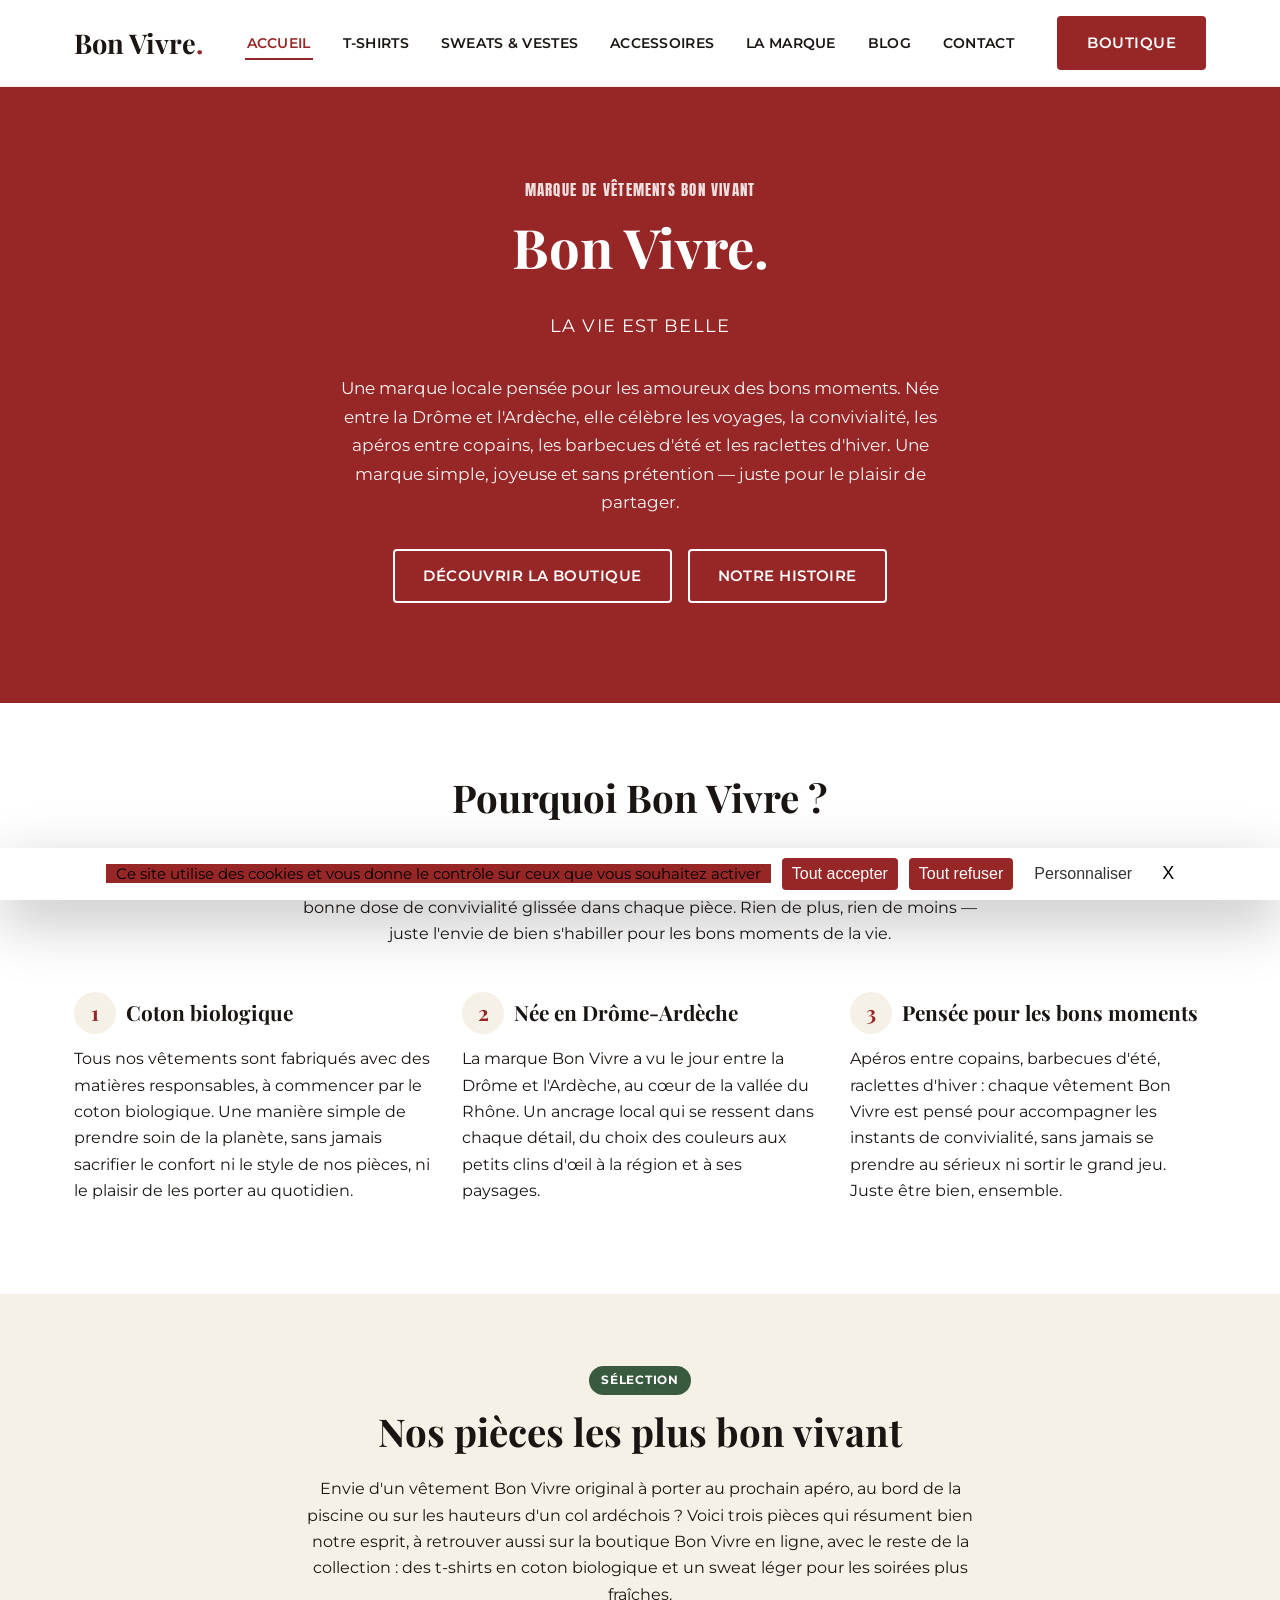
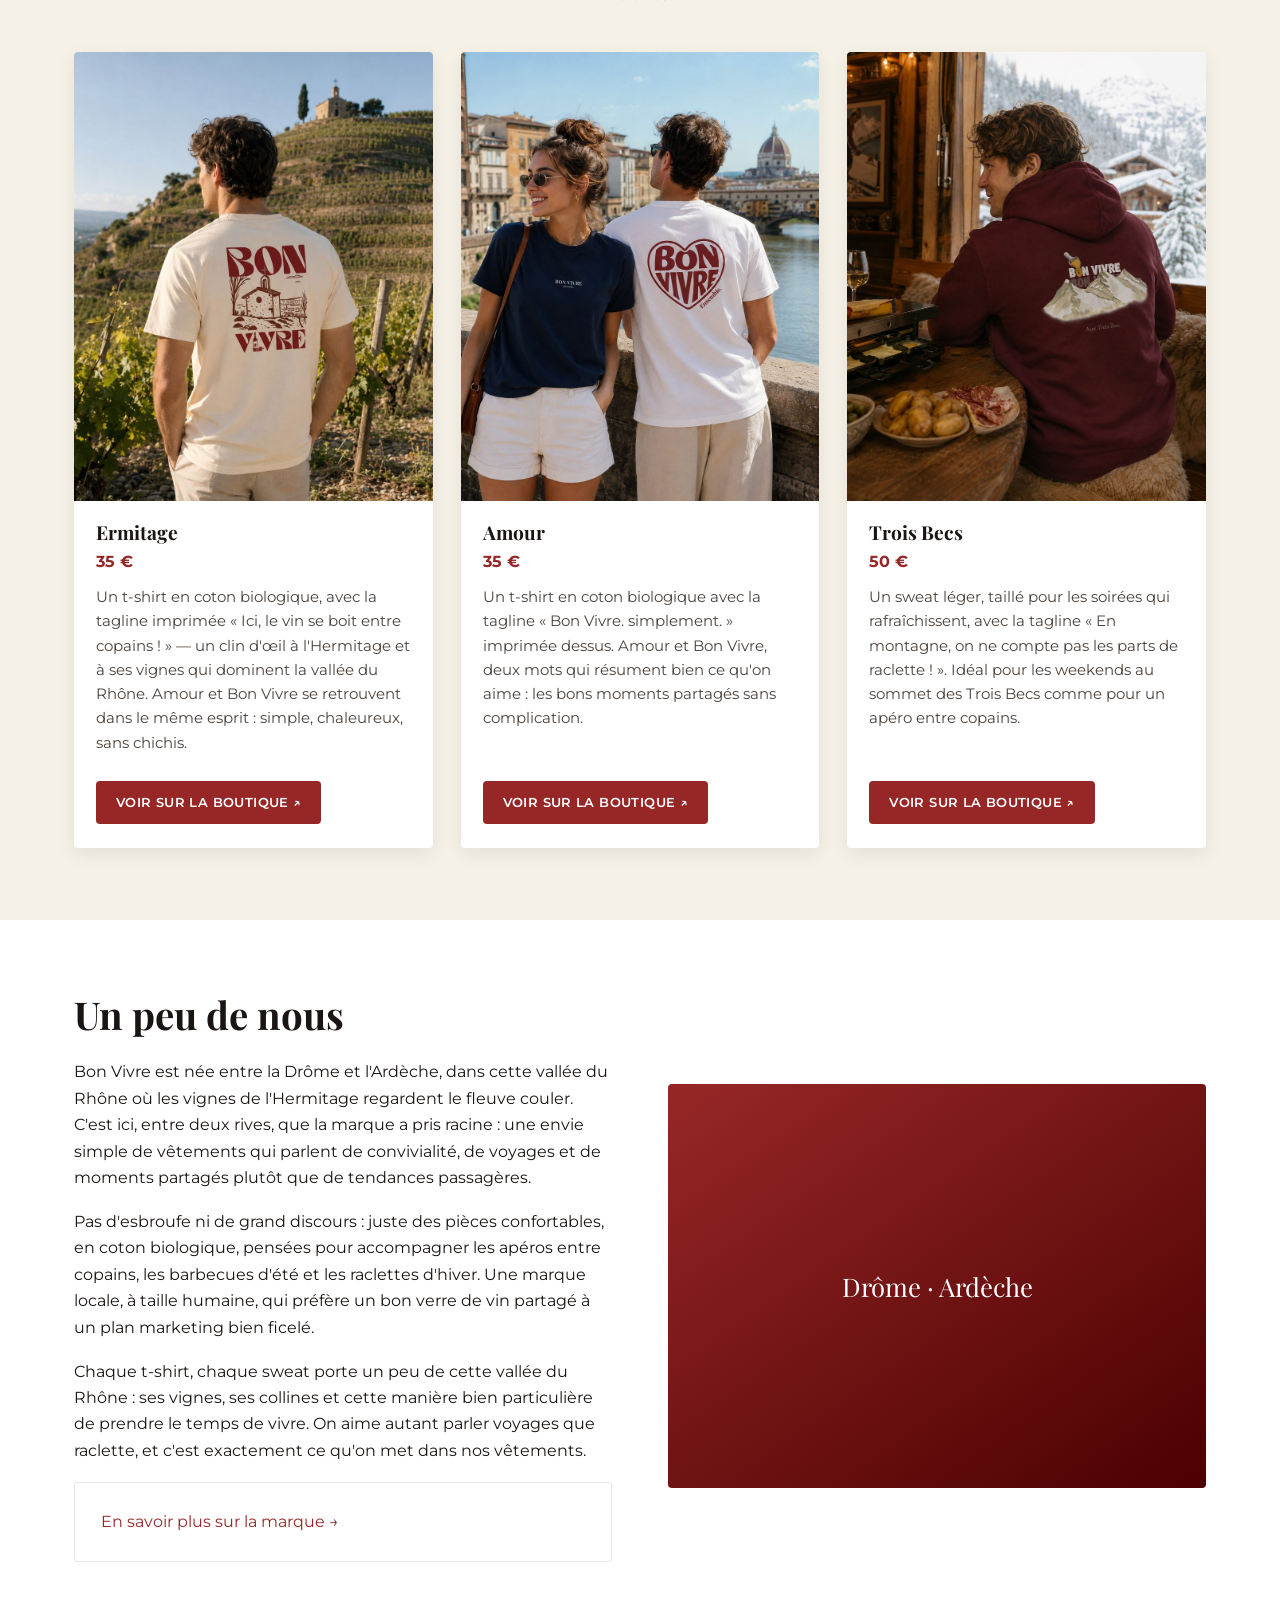
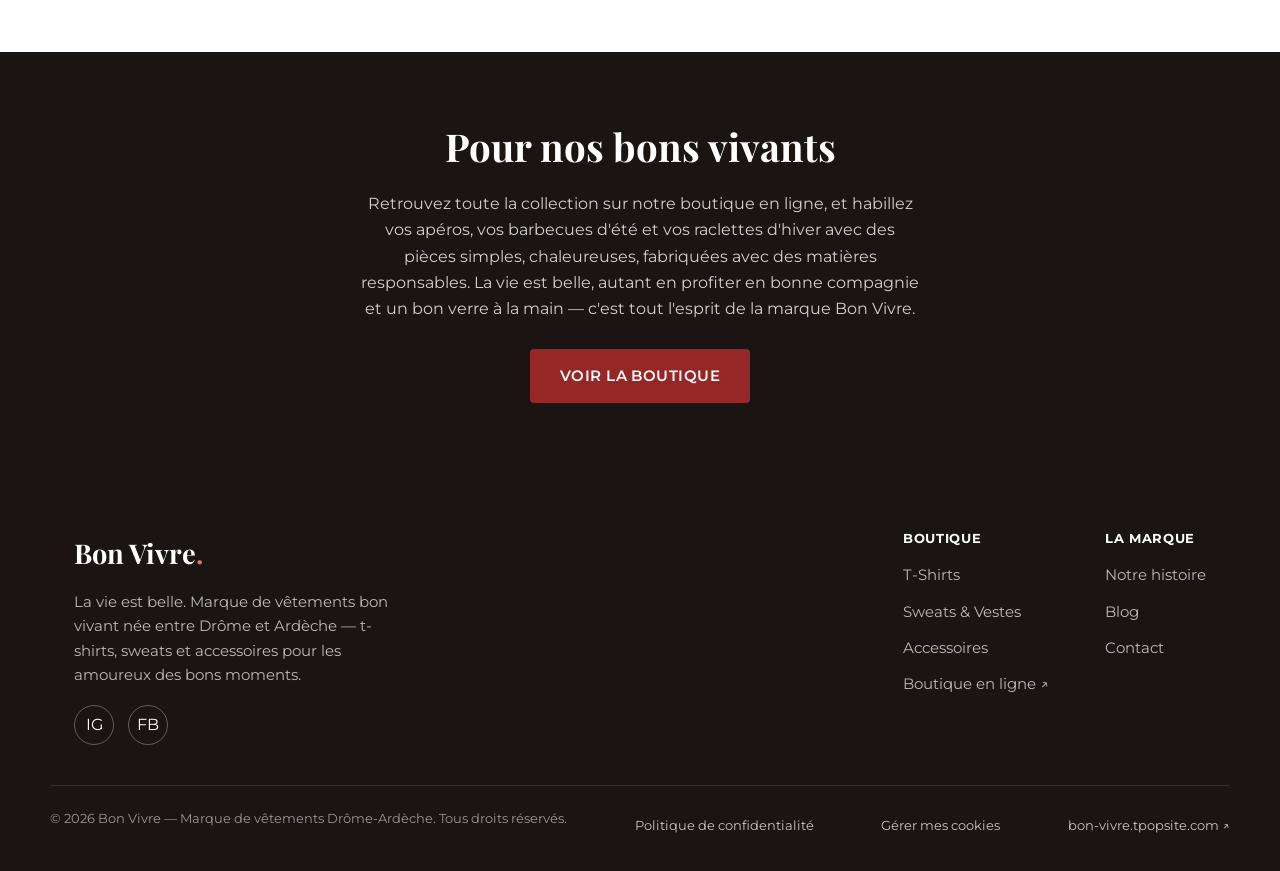
<file: index.html>
<!DOCTYPE html>
<html lang="fr">
<head>
<!-- Gestion du consentement (tarteaucitron) avant Google Tag Manager -->
<script>var tarteaucitronForceLanguage = 'fr';</script>
<script src="tarteaucitron/tarteaucitron.js"></script>
<script src="tarteaucitron/tarteaucitron.services.js"></script>
<script>
tarteaucitron.init({
    "hashtag": "#tarteaucitron",
    "cookieName": "tarteaucitron",
    "orientation": "bottom",
    "showAlertSmall": false,
    "cookieslist": true,
    "adblocker": false,
    "AcceptAllCta": true,
    "DenyAllCta": true,
    "highPrivacy": true,
    "handleBrowserDNTRequest": false,
    "removeCredit": true,
    "useExternalCss": false,
    "useExternalJs": false,
    "showIcon": true,
    "iconPosition": "BottomRight",
    "closePopup": true,
    "googleConsentMode": false
});
tarteaucitron.user.googletagmanagerId = 'GTM-PWZVBS6G';
(tarteaucitron.job = tarteaucitron.job || []).push('googletagmanager');
</script>
<!-- Fin gestion du consentement -->
<meta charset="UTF-8">
<meta name="viewport" content="width=device-width, initial-scale=1.0">
<title>Bon Vivre – Marque de Vêtements Drôme-Ardèche | Boutique</title>
<meta name="description" content="Bon Vivre, la marque de vêtements bon vivant née en Drôme-Ardèche. T-shirts, sweats et accessoires pour les apéros et barbecues entre copains.">
<meta name="robots" content="index, follow">
<link rel="canonical" href="https://bonvivre-original.fr/index.html">
<meta property="og:type" content="website">
<meta property="og:site_name" content="Bon Vivre">
<meta property="og:title" content="Bon Vivre – Marque de Vêtements Drôme-Ardèche">
<meta property="og:description" content="Bon Vivre, la marque de vêtements bon vivant née en Drôme-Ardèche. T-shirts, sweats et accessoires pour les apéros et barbecues entre copains.">
<meta property="og:url" content="https://bonvivre-original.fr/index.html">
<meta property="og:locale" content="fr_FR">
<meta name="twitter:card" content="summary">
<meta name="twitter:title" content="Bon Vivre – Marque de Vêtements Drôme-Ardèche">
<meta name="twitter:description" content="Bon Vivre, la marque de vêtements bon vivant née en Drôme-Ardèche. T-shirts, sweats et accessoires pour les apéros et barbecues entre copains.">
<link rel="icon" type="image/svg+xml" href="images/favicon.svg">
<link rel="icon" type="image/png" sizes="32x32" href="images/favicon-32.png">
<link rel="icon" type="image/png" sizes="16x16" href="images/favicon-16.png">
<link rel="shortcut icon" href="favicon.ico">
<link rel="apple-touch-icon" sizes="180x180" href="images/apple-touch-icon.png">
<link rel="preconnect" href="https://fonts.googleapis.com">
<link rel="preconnect" href="https://fonts.gstatic.com" crossorigin>
<link href="https://fonts.googleapis.com/css2?family=Playfair+Display:wght@400;700;900&family=Montserrat:wght@400;500;600;700&family=Anton&display=swap" rel="stylesheet">
<link rel="stylesheet" href="css/styles.css">
<meta name="theme-color" content="#972727">
<script type="application/ld+json">
{
  "@context": "https://schema.org",
  "@type": "Organization",
  "name": "Bon Vivre",
  "url": "https://bonvivre-original.fr/",
  "logo": "https://bonvivre-original.fr/images/favicon.svg",
  "description": "Bon Vivre est une marque locale de vêtements née entre la Drôme et l'Ardèche, pensée pour les amoureux des bons moments.",
  "sameAs": [
    "https://www.instagram.com/bonvivre.original/",
    "https://www.facebook.com/bonvivre.original/",
    "https://bon-vivre.tpopsite.com/"
  ]
}
</script>
<script type="application/ld+json">
{
  "@context": "https://schema.org",
  "@type": "WebSite",
  "name": "Bon Vivre",
  "url": "https://bonvivre-original.fr/"
}
</script>
</head>
<body>
<a href="#main" class="skip-link">Aller au contenu</a>
<header class="site-header">
  <div class="container header-inner">
    <a href="index.html" class="logo" aria-label="Bon Vivre – Retour à l'accueil">Bon Vivre<span class="logo-dot">.</span></a>
    <nav class="main-nav" aria-label="Navigation principale">
      <button class="nav-toggle" type="button" aria-expanded="false" aria-controls="primary-menu" aria-label="Ouvrir le menu">
        <span></span><span></span><span></span>
      </button>
      <ul id="primary-menu" class="nav-menu">
        <li><a href="index.html" class="active">Accueil</a></li>
        <li><a href="tshirts.html">T-Shirts</a></li>
        <li><a href="sweats-polaires.html">Sweats &amp; Vestes</a></li>
        <li><a href="accessoires.html">Accessoires</a></li>
        <li><a href="la-marque.html">La Marque</a></li>
        <li><a href="blog.html">Blog</a></li>
        <li><a href="contact.html">Contact</a></li>
      </ul>
    </nav>
    <div class="header-actions">
      <a href="https://bon-vivre.tpopsite.com/" class="btn btn-shop" target="_blank" rel="noopener">Boutique</a>
    </div>
  </div>
</header>

<main id="main">
<section class="hero"><div class="container">
<p class="hero-kicker">Marque de vêtements bon vivant</p>
<h1>Bon Vivre. <br><span class="hero-tagline">La vie est belle</span></h1>
<p class="lead">Une marque locale pensée pour les amoureux des bons moments. Née entre la Drôme et l'Ardèche, elle célèbre les voyages, la convivialité, les apéros entre copains, les barbecues d'été et les raclettes d'hiver. Une marque simple, joyeuse et sans prétention — juste pour le plaisir de partager.</p>
<div class="hero-actions"><a class="btn btn-outline-light" href="https://bon-vivre.tpopsite.com/" target="_blank" rel="noopener">Découvrir la boutique</a><a class="btn btn-outline-light" href="la-marque.html">Notre histoire</a></div>
</div></section>

<section>
<div class="container">
<div class="section-header">
<h2>Pourquoi Bon Vivre ?</h2>
<p>Ici, pas de grand discours marketing. La marque Bon Vivre tient sur trois idées simples : des matières responsables, un ancrage bien réel en Drôme-Ardèche, et une bonne dose de convivialité glissée dans chaque pièce. Rien de plus, rien de moins — juste l'envie de bien s'habiller pour les bons moments de la vie.</p>
</div>
<div class="feature-grid">
<div class="feature-item">
<h3><span class="feature-icon">1</span> Coton biologique</h3>
<p>Tous nos vêtements sont fabriqués avec des matières responsables, à commencer par le coton biologique. Une manière simple de prendre soin de la planète, sans jamais sacrifier le confort ni le style de nos pièces, ni le plaisir de les porter au quotidien.</p>
</div>
<div class="feature-item">
<h3><span class="feature-icon">2</span> Née en Drôme-Ardèche</h3>
<p>La marque Bon Vivre a vu le jour entre la Drôme et l'Ardèche, au cœur de la vallée du Rhône. Un ancrage local qui se ressent dans chaque détail, du choix des couleurs aux petits clins d'œil à la région et à ses paysages.</p>
</div>
<div class="feature-item">
<h3><span class="feature-icon">3</span> Pensée pour les bons moments</h3>
<p>Apéros entre copains, barbecues d'été, raclettes d'hiver : chaque vêtement Bon Vivre est pensé pour accompagner les instants de convivialité, sans jamais se prendre au sérieux ni sortir le grand jeu. Juste être bien, ensemble.</p>
</div>
</div>
</div>
</section>

<section class="section-cream">
<div class="container">
<div class="section-header">
<span class="tag">Sélection</span>
<h2>Nos pièces les plus bon vivant</h2>
<p>Envie d'un vêtement Bon Vivre original à porter au prochain apéro, au bord de la piscine ou sur les hauteurs d'un col ardéchois ? Voici trois pièces qui résument bien notre esprit, à retrouver aussi sur la boutique Bon Vivre en ligne, avec le reste de la collection : des t-shirts en coton biologique et un sweat léger pour les soirées plus fraîches.</p>
</div>
<div class="card-grid">
<div class="product-card">
<div class="card-media">
<img class="img-main" src="images/products/ermitage-1.jpg" alt="T-shirt Ermitage Bon Vivre porté de dos, impression &quot;Bon Vivre&quot; devant les vignes de l'Hermitage" loading="lazy" width="900" height="1200">
<img class="img-alt" src="images/products/ermitage-2.jpg" alt="T-shirt Ermitage Bon Vivre porté de face, petit logo Bon Vivre sur la poitrine" loading="lazy" width="900" height="1125">
</div>
<div class="card-body">
<h3>Ermitage</h3>
<p class="price">35 €</p>
<p class="desc">Un t-shirt en coton biologique, avec la tagline imprimée « Ici, le vin se boit entre copains ! » — un clin d'œil à l'Hermitage et à ses vignes qui dominent la vallée du Rhône. Amour et Bon Vivre se retrouvent dans le même esprit : simple, chaleureux, sans chichis.</p>
<div class="card-cta"><a class="btn btn-small btn-primary" href="https://bon-vivre.tpopsite.com/product/ermitage" target="_blank" rel="noopener">Voir sur la boutique ↗</a></div>
</div>
</div>
<div class="product-card">
<div class="card-media"><img src="images/products/amour-1.jpg" alt="T-shirt Amour Bon Vivre porté par un couple, impression d'un cœur avec Bon Vivre" loading="lazy" width="900" height="1125"></div>
<div class="card-body">
<h3>Amour</h3>
<p class="price">35 €</p>
<p class="desc">Un t-shirt en coton biologique avec la tagline « Bon Vivre. simplement. » imprimée dessus. Amour et Bon Vivre, deux mots qui résument bien ce qu'on aime : les bons moments partagés sans complication.</p>
<div class="card-cta"><a class="btn btn-small btn-primary" href="https://bon-vivre.tpopsite.com/product/amour" target="_blank" rel="noopener">Voir sur la boutique ↗</a></div>
</div>
</div>
<div class="product-card">
<div class="card-media">
<img class="img-main" src="images/products/trois-becs-1.jpg" alt="Sweat Trois Becs Bon Vivre porté de dos, impression montagne, scène de raclette" loading="lazy" width="900" height="1125">
<img class="img-alt" src="images/products/trois-becs-2.jpg" alt="Sweat Trois Becs Bon Vivre porté de face, petit logo Bon Vivre Aux Trois Becs sur la poitrine" loading="lazy" width="900" height="1125">
</div>
<div class="card-body">
<h3>Trois Becs</h3>
<p class="price">50 €</p>
<p class="desc">Un sweat léger, taillé pour les soirées qui rafraîchissent, avec la tagline « En montagne, on ne compte pas les parts de raclette ! ». Idéal pour les weekends au sommet des Trois Becs comme pour un apéro entre copains.</p>
<div class="card-cta"><a class="btn btn-small btn-primary" href="https://bon-vivre.tpopsite.com/product/trois-becs" target="_blank" rel="noopener">Voir sur la boutique ↗</a></div>
</div>
</div>
</div>
</div>
</section>

<section>
<div class="container">
<div class="two-col">
<div>
<h2>Un peu de nous</h2>
<p>Bon Vivre est née entre la Drôme et l'Ardèche, dans cette vallée du Rhône où les vignes de l'Hermitage regardent le fleuve couler. C'est ici, entre deux rives, que la marque a pris racine : une envie simple de vêtements qui parlent de convivialité, de voyages et de moments partagés plutôt que de tendances passagères.</p>
<p>Pas d'esbroufe ni de grand discours : juste des pièces confortables, en coton biologique, pensées pour accompagner les apéros entre copains, les barbecues d'été et les raclettes d'hiver. Une marque locale, à taille humaine, qui préfère un bon verre de vin partagé à un plan marketing bien ficelé.</p>
<p>Chaque t-shirt, chaque sweat porte un peu de cette vallée du Rhône : ses vignes, ses collines et cette manière bien particulière de prendre le temps de vivre. On aime autant parler voyages que raclette, et c'est exactement ce qu'on met dans nos vêtements.</p>
<p><a class="link-card" href="la-marque.html">En savoir plus sur la marque →</a></p>
</div>
<div class="media-block">Drôme · Ardèche</div>
</div>
</div>
</section>

<section class="cta-band">
<div class="container">
<h2>Pour nos bons vivants</h2>
<p>Retrouvez toute la collection sur notre boutique en ligne, et habillez vos apéros, vos barbecues d'été et vos raclettes d'hiver avec des pièces simples, chaleureuses, fabriquées avec des matières responsables. La vie est belle, autant en profiter en bonne compagnie et un bon verre à la main — c'est tout l'esprit de la marque Bon Vivre.</p>
<a class="btn btn-primary" href="https://bon-vivre.tpopsite.com/" target="_blank" rel="noopener">Voir la boutique</a>
</div></section>
</main>

<footer class="site-footer">
  <div class="container footer-inner">
    <div class="footer-brand">
      <a href="index.html" class="logo" aria-label="Bon Vivre – Retour à l'accueil">Bon Vivre<span class="logo-dot">.</span></a>
      <p>La vie est belle. Marque de vêtements bon vivant née entre Drôme et Ardèche — t-shirts, sweats et accessoires pour les amoureux des bons moments.</p>
      <div class="social-links">
        <a href="https://www.instagram.com/bonvivre.original/" target="_blank" rel="noopener" aria-label="Bon Vivre sur Instagram"><span aria-hidden="true">IG</span></a>
        <a href="https://www.facebook.com/bonvivre.original/" target="_blank" rel="noopener" aria-label="Bon Vivre sur Facebook"><span aria-hidden="true">FB</span></a>
      </div>
    </div>
    <div class="footer-nav-cols">
      <div class="footer-col">
        <h4>Boutique</h4>
        <ul>
          <li><a href="tshirts.html">T-Shirts</a></li>
          <li><a href="sweats-polaires.html">Sweats &amp; Vestes</a></li>
          <li><a href="accessoires.html">Accessoires</a></li>
          <li><a href="https://bon-vivre.tpopsite.com/" target="_blank" rel="noopener">Boutique en ligne ↗</a></li>
        </ul>
      </div>
      <div class="footer-col">
        <h4>La marque</h4>
        <ul>
          <li><a href="la-marque.html">Notre histoire</a></li>
          <li><a href="blog.html">Blog</a></li>
          <li><a href="contact.html">Contact</a></li>
        </ul>
      </div>
    </div>
  </div>
  <div class="container footer-bottom">
    <p>© 2026 Bon Vivre — Marque de vêtements Drôme-Ardèche. Tous droits réservés.</p>
    <a href="politique-de-confidentialite.html">Politique de confidentialité</a>
    <a href="#" onclick="tarteaucitron.userInterface.openPanel(); return false;">Gérer mes cookies</a>
    <a href="https://bon-vivre.tpopsite.com/" target="_blank" rel="noopener">bon-vivre.tpopsite.com ↗</a>
  </div>
</footer>
<script src="js/script.js?v=2"></script>
</body>
</html>
</file>
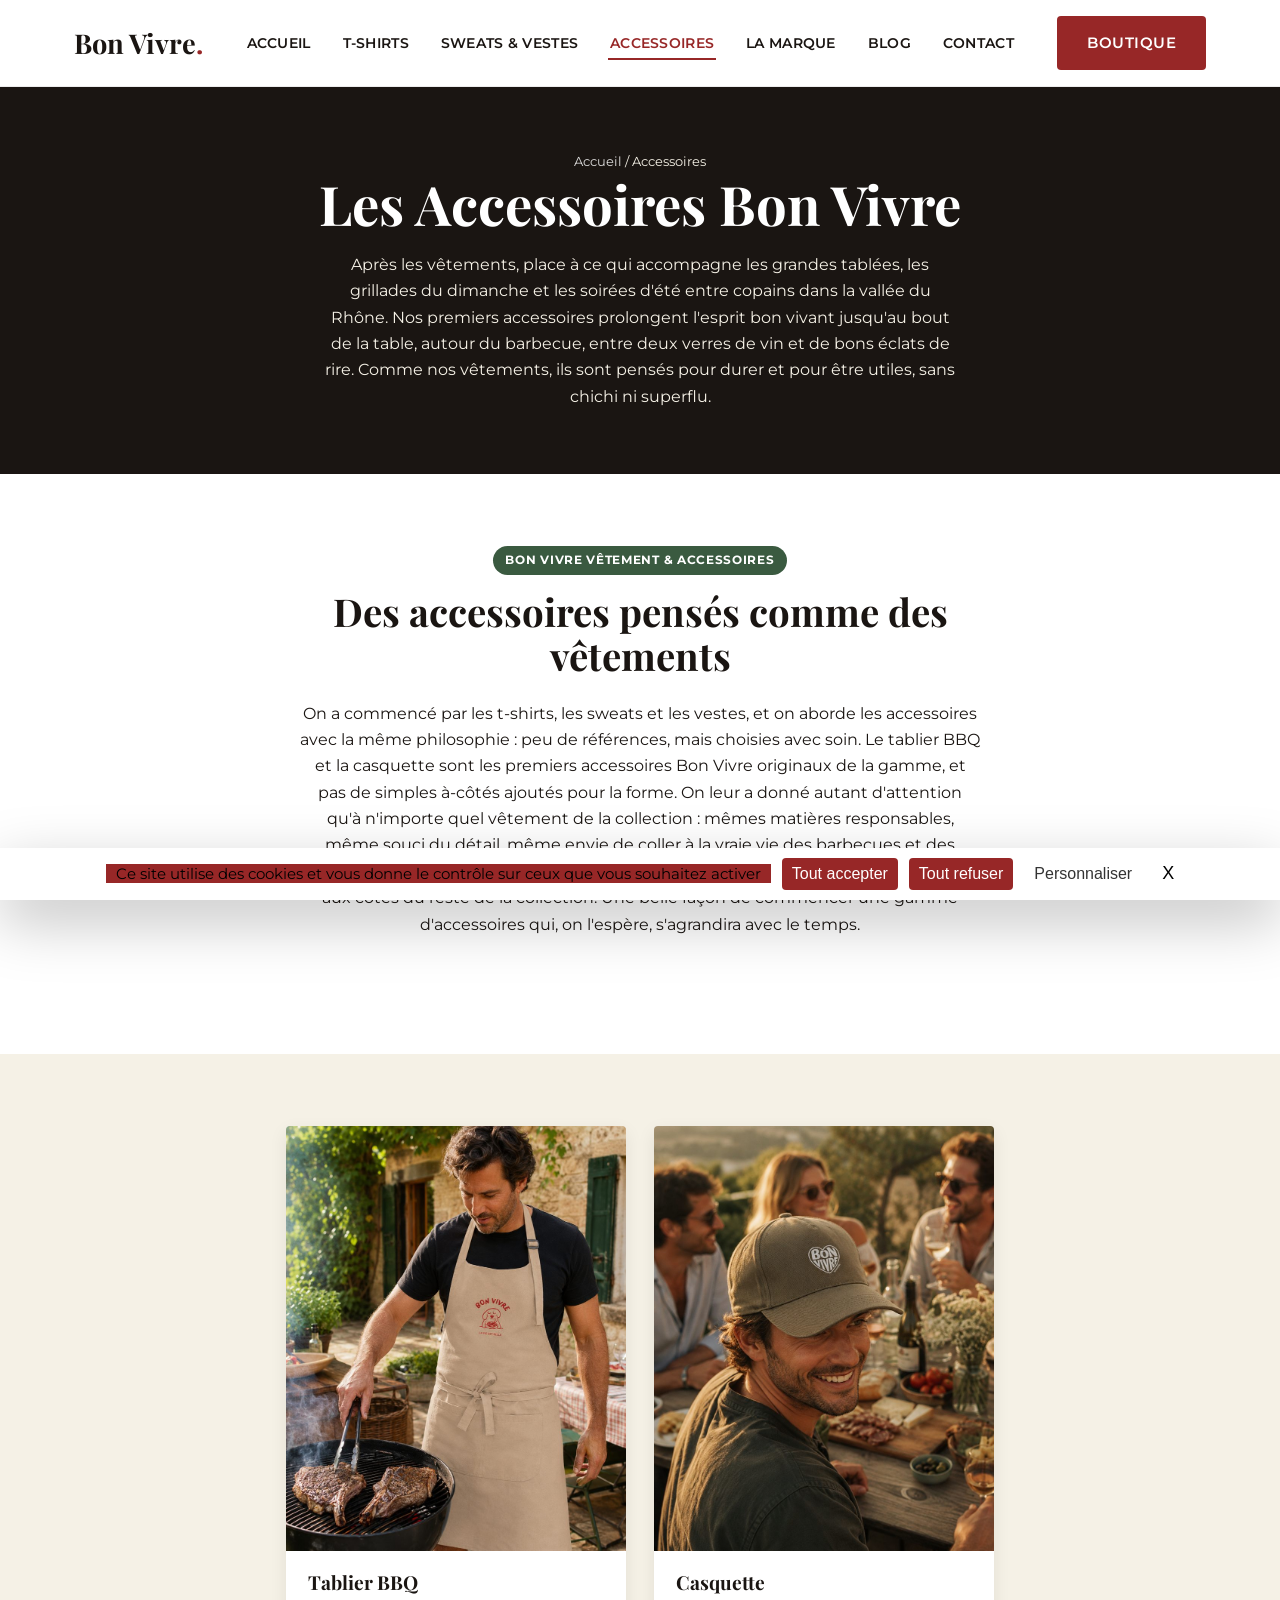
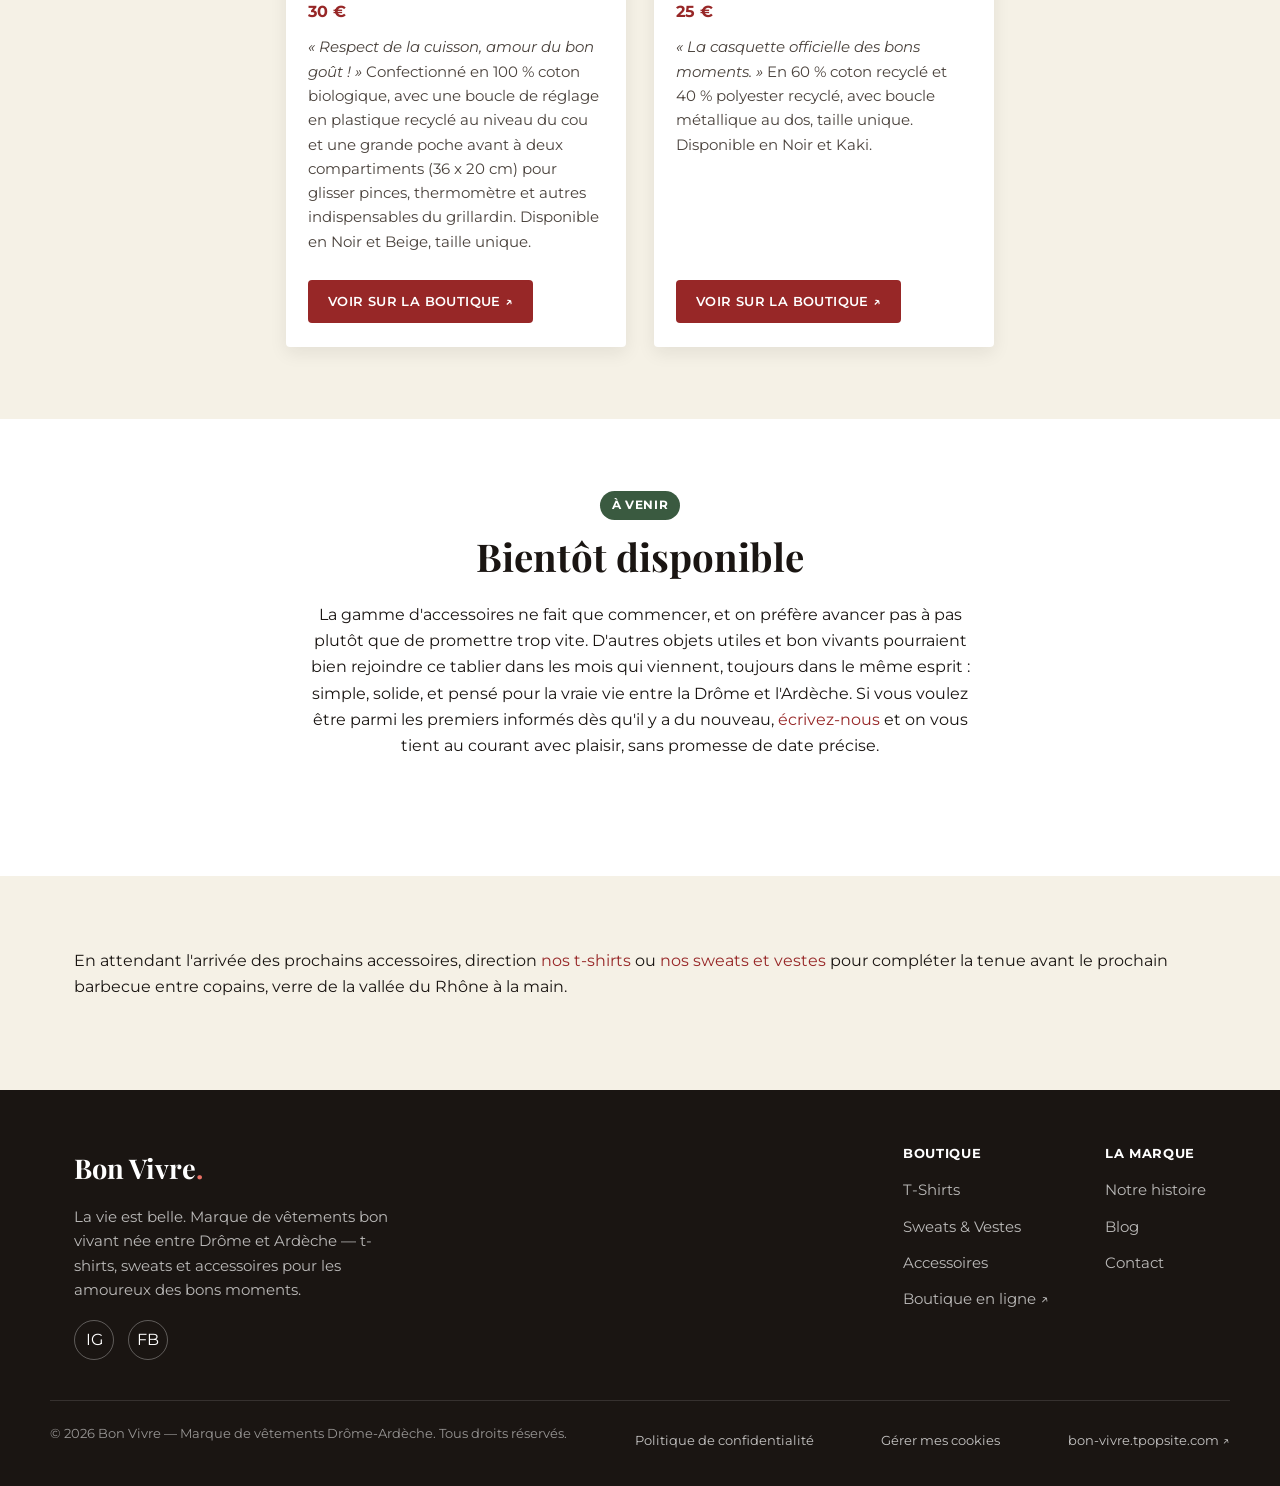
<file: accessoires.html>
<!DOCTYPE html>
<html lang="fr">
<head>
<!-- Gestion du consentement (tarteaucitron) avant Google Tag Manager -->
<script>var tarteaucitronForceLanguage = 'fr';</script>
<script src="tarteaucitron/tarteaucitron.js"></script>
<script src="tarteaucitron/tarteaucitron.services.js"></script>
<script>
tarteaucitron.init({
    "hashtag": "#tarteaucitron",
    "cookieName": "tarteaucitron",
    "orientation": "bottom",
    "showAlertSmall": false,
    "cookieslist": true,
    "adblocker": false,
    "AcceptAllCta": true,
    "DenyAllCta": true,
    "highPrivacy": true,
    "handleBrowserDNTRequest": false,
    "removeCredit": true,
    "useExternalCss": false,
    "useExternalJs": false,
    "showIcon": true,
    "iconPosition": "BottomRight",
    "closePopup": true,
    "googleConsentMode": false
});
tarteaucitron.user.googletagmanagerId = 'GTM-PWZVBS6G';
(tarteaucitron.job = tarteaucitron.job || []).push('googletagmanager');
</script>
<!-- Fin gestion du consentement -->
<meta charset="UTF-8">
<meta name="viewport" content="width=device-width, initial-scale=1.0">
<title>Accessoires Bon Vivre – Tablier BBQ & Casquette</title>
<meta name="description" content="Le tablier BBQ et la casquette Bon Vivre : coton bio et matières recyclées, pensés pour les grillades et apéros entre copains en Drôme-Ardèche.">
<meta name="robots" content="index, follow">
<link rel="canonical" href="https://bonvivre-original.fr/accessoires.html">
<meta property="og:type" content="website">
<meta property="og:site_name" content="Bon Vivre">
<meta property="og:title" content="Accessoires Bon Vivre – Tablier BBQ & Casquette">
<meta property="og:description" content="Le tablier BBQ et la casquette Bon Vivre : coton bio et matières recyclées, pensés pour les grillades et apéros entre copains en Drôme-Ardèche.">
<meta property="og:url" content="https://bonvivre-original.fr/accessoires.html">
<meta property="og:locale" content="fr_FR">
<meta name="twitter:card" content="summary">
<meta name="twitter:title" content="Accessoires Bon Vivre – Tablier BBQ & Casquette">
<meta name="twitter:description" content="Le tablier BBQ et la casquette Bon Vivre : coton bio et matières recyclées, pensés pour les grillades et apéros entre copains en Drôme-Ardèche.">
<link rel="icon" type="image/svg+xml" href="images/favicon.svg">
<link rel="icon" type="image/png" sizes="32x32" href="images/favicon-32.png">
<link rel="icon" type="image/png" sizes="16x16" href="images/favicon-16.png">
<link rel="shortcut icon" href="favicon.ico">
<link rel="apple-touch-icon" sizes="180x180" href="images/apple-touch-icon.png">
<link rel="preconnect" href="https://fonts.googleapis.com">
<link rel="preconnect" href="https://fonts.gstatic.com" crossorigin>
<link href="https://fonts.googleapis.com/css2?family=Playfair+Display:wght@400;700;900&family=Montserrat:wght@400;500;600;700&family=Anton&display=swap" rel="stylesheet">
<link rel="stylesheet" href="css/styles.css">
<meta name="theme-color" content="#972727">
<script type="application/ld+json">
{
  "@context": "https://schema.org",
  "@type": "Organization",
  "name": "Bon Vivre",
  "url": "https://bonvivre-original.fr/",
  "logo": "https://bonvivre-original.fr/images/favicon.svg",
  "description": "Bon Vivre est une marque locale de vêtements née entre la Drôme et l'Ardèche, pensée pour les amoureux des bons moments.",
  "sameAs": [
    "https://www.instagram.com/bonvivre.original/",
    "https://www.facebook.com/bonvivre.original/",
    "https://bon-vivre.tpopsite.com/"
  ]
}
</script>
<script type="application/ld+json">
{
  "@context": "https://schema.org",
  "@type": "BreadcrumbList",
  "itemListElement": [
    {"@type": "ListItem", "position": 1, "name": "Accueil", "item": "https://bonvivre-original.fr/index.html"},
    {"@type": "ListItem", "position": 2, "name": "Accessoires", "item": "https://bonvivre-original.fr/accessoires.html"}
  ]
}
</script>
<script type="application/ld+json">
{
  "@context": "https://schema.org",
  "@type": "ItemList",
  "name": "Accessoires Bon Vivre",
  "itemListElement": [
    {"@type": "ListItem", "position": 1, "name": "Tablier BBQ", "url": "https://bon-vivre.tpopsite.com/product/tablier-bbq"},
    {"@type": "ListItem", "position": 2, "name": "Casquette", "url": "https://bon-vivre.tpopsite.com/product/casquette"}
  ]
}
</script>
</head>
<body>
<a href="#main" class="skip-link">Aller au contenu</a>
<header class="site-header">
  <div class="container header-inner">
    <a href="index.html" class="logo" aria-label="Bon Vivre – Retour à l'accueil">Bon Vivre<span class="logo-dot">.</span></a>
    <nav class="main-nav" aria-label="Navigation principale">
      <button class="nav-toggle" type="button" aria-expanded="false" aria-controls="primary-menu" aria-label="Ouvrir le menu">
        <span></span><span></span><span></span>
      </button>
      <ul id="primary-menu" class="nav-menu">
        <li><a href="index.html">Accueil</a></li>
        <li><a href="tshirts.html">T-Shirts</a></li>
        <li><a href="sweats-polaires.html">Sweats &amp; Vestes</a></li>
        <li><a href="accessoires.html" class="active">Accessoires</a></li>
        <li><a href="la-marque.html">La Marque</a></li>
        <li><a href="blog.html">Blog</a></li>
        <li><a href="contact.html">Contact</a></li>
      </ul>
    </nav>
    <div class="header-actions">
      <a href="https://bon-vivre.tpopsite.com/" class="btn btn-shop" target="_blank" rel="noopener">Boutique</a>
    </div>
  </div>
</header>

<main id="main">
<section class="page-hero">
<div class="container">
<p class="breadcrumbs"><a href="index.html">Accueil</a> / Accessoires</p>
<h1>Les Accessoires Bon Vivre</h1>
<p>Après les vêtements, place à ce qui accompagne les grandes tablées, les grillades du dimanche et les soirées d'été entre copains dans la vallée du Rhône. Nos premiers accessoires prolongent l'esprit bon vivant jusqu'au bout de la table, autour du barbecue, entre deux verres de vin et de bons éclats de rire. Comme nos vêtements, ils sont pensés pour durer et pour être utiles, sans chichi ni superflu.</p>
</div>
</section>

<section>
<div class="container">
<div class="section-header">
<span class="tag">Bon Vivre vêtement &amp; accessoires</span>
<h2>Des accessoires pensés comme des vêtements</h2>
<p>On a commencé par les t-shirts, les sweats et les vestes, et on aborde les accessoires avec la même philosophie : peu de références, mais choisies avec soin. Le tablier BBQ et la casquette sont les premiers accessoires Bon Vivre originaux de la gamme, et pas de simples à-côtés ajoutés pour la forme. On leur a donné autant d'attention qu'à n'importe quel vêtement de la collection : mêmes matières responsables, même souci du détail, même envie de coller à la vraie vie des barbecues et des apéros entre amis. Retrouvez-les dès maintenant sur la Bon Vivre boutique en ligne, aux côtés du reste de la collection. Une belle façon de commencer une gamme d'accessoires qui, on l'espère, s'agrandira avec le temps.</p>
</div>
</div>
</section>

<section class="section-cream">
<div class="container">
<div class="card-grid card-grid--two">
<div class="product-card">
<div class="card-media"><img src="images/products/tablier-bbq-1.jpg" alt="Tablier BBQ Bon Vivre porté par un homme devant un barbecue, coloris beige" loading="lazy" width="900" height="1125"></div>
<div class="card-body">
<h3>Tablier BBQ</h3>
<p class="price">30 €</p>
<p class="desc"><em>« Respect de la cuisson, amour du bon goût ! »</em> Confectionné en 100&nbsp;% coton biologique, avec une boucle de réglage en plastique recyclé au niveau du cou et une grande poche avant à deux compartiments (36 x 20 cm) pour glisser pinces, thermomètre et autres indispensables du grillardin. Disponible en Noir et Beige, taille unique.</p>
<div class="card-cta"><a class="btn btn-small btn-primary" href="https://bon-vivre.tpopsite.com/product/tablier-bbq" target="_blank" rel="noopener">Voir sur la boutique ↗</a></div>
</div>
</div>
<div class="product-card">
<div class="card-media">
<img class="img-main" src="images/products/casquette-1.jpg" alt="Casquette Bon Vivre coloris kaki, logo cœur brodé, portée à l'apéro entre amis" loading="lazy" width="900" height="1125">
<img class="img-alt" src="images/products/casquette-2.jpg" alt="Casquette Bon Vivre coloris noir, logo cœur brodé, portée dans les vignes" loading="lazy" width="900" height="1125">
</div>
<div class="card-body">
<h3>Casquette</h3>
<p class="price">25 €</p>
<p class="desc"><em>« La casquette officielle des bons moments. »</em> En 60&nbsp;% coton recyclé et 40&nbsp;% polyester recyclé, avec boucle métallique au dos, taille unique. Disponible en Noir et Kaki.</p>
<div class="card-cta"><a class="btn btn-small btn-primary" href="https://bon-vivre.tpopsite.com/product/casquette" target="_blank" rel="noopener">Voir sur la boutique ↗</a></div>
</div>
</div>
</div>
</div>
</section>

<section>
<div class="container">
<div class="section-header">
<span class="tag">À venir</span>
<h2>Bientôt disponible</h2>
<p>La gamme d'accessoires ne fait que commencer, et on préfère avancer pas à pas plutôt que de promettre trop vite. D'autres objets utiles et bon vivants pourraient bien rejoindre ce tablier dans les mois qui viennent, toujours dans le même esprit : simple, solide, et pensé pour la vraie vie entre la Drôme et l'Ardèche. Si vous voulez être parmi les premiers informés dès qu'il y a du nouveau, <a href="contact.html">écrivez-nous</a> et on vous tient au courant avec plaisir, sans promesse de date précise.</p>
</div>
</div>
</section>

<section class="section-cream">
<div class="container">
<p>En attendant l'arrivée des prochains accessoires, direction <a href="tshirts.html">nos t-shirts</a> ou <a href="sweats-polaires.html">nos sweats et vestes</a> pour compléter la tenue avant le prochain barbecue entre copains, verre de la vallée du Rhône à la main.</p>
</div>
</section>
</main>

<footer class="site-footer">
  <div class="container footer-inner">
    <div class="footer-brand">
      <a href="index.html" class="logo" aria-label="Bon Vivre – Retour à l'accueil">Bon Vivre<span class="logo-dot">.</span></a>
      <p>La vie est belle. Marque de vêtements bon vivant née entre Drôme et Ardèche — t-shirts, sweats et accessoires pour les amoureux des bons moments.</p>
      <div class="social-links">
        <a href="https://www.instagram.com/bonvivre.original/" target="_blank" rel="noopener" aria-label="Bon Vivre sur Instagram"><span aria-hidden="true">IG</span></a>
        <a href="https://www.facebook.com/bonvivre.original/" target="_blank" rel="noopener" aria-label="Bon Vivre sur Facebook"><span aria-hidden="true">FB</span></a>
      </div>
    </div>
    <div class="footer-nav-cols">
      <div class="footer-col">
        <h4>Boutique</h4>
        <ul>
          <li><a href="tshirts.html">T-Shirts</a></li>
          <li><a href="sweats-polaires.html">Sweats &amp; Vestes</a></li>
          <li><a href="accessoires.html">Accessoires</a></li>
          <li><a href="https://bon-vivre.tpopsite.com/" target="_blank" rel="noopener">Boutique en ligne ↗</a></li>
        </ul>
      </div>
      <div class="footer-col">
        <h4>La marque</h4>
        <ul>
          <li><a href="la-marque.html">Notre histoire</a></li>
          <li><a href="blog.html">Blog</a></li>
          <li><a href="contact.html">Contact</a></li>
        </ul>
      </div>
    </div>
  </div>
  <div class="container footer-bottom">
    <p>© 2026 Bon Vivre — Marque de vêtements Drôme-Ardèche. Tous droits réservés.</p>
    <a href="politique-de-confidentialite.html">Politique de confidentialité</a>
    <a href="#" onclick="tarteaucitron.userInterface.openPanel(); return false;">Gérer mes cookies</a>
    <a href="https://bon-vivre.tpopsite.com/" target="_blank" rel="noopener">bon-vivre.tpopsite.com ↗</a>
  </div>
</footer>
<script src="js/script.js?v=2"></script>
</body>
</html>
</file>
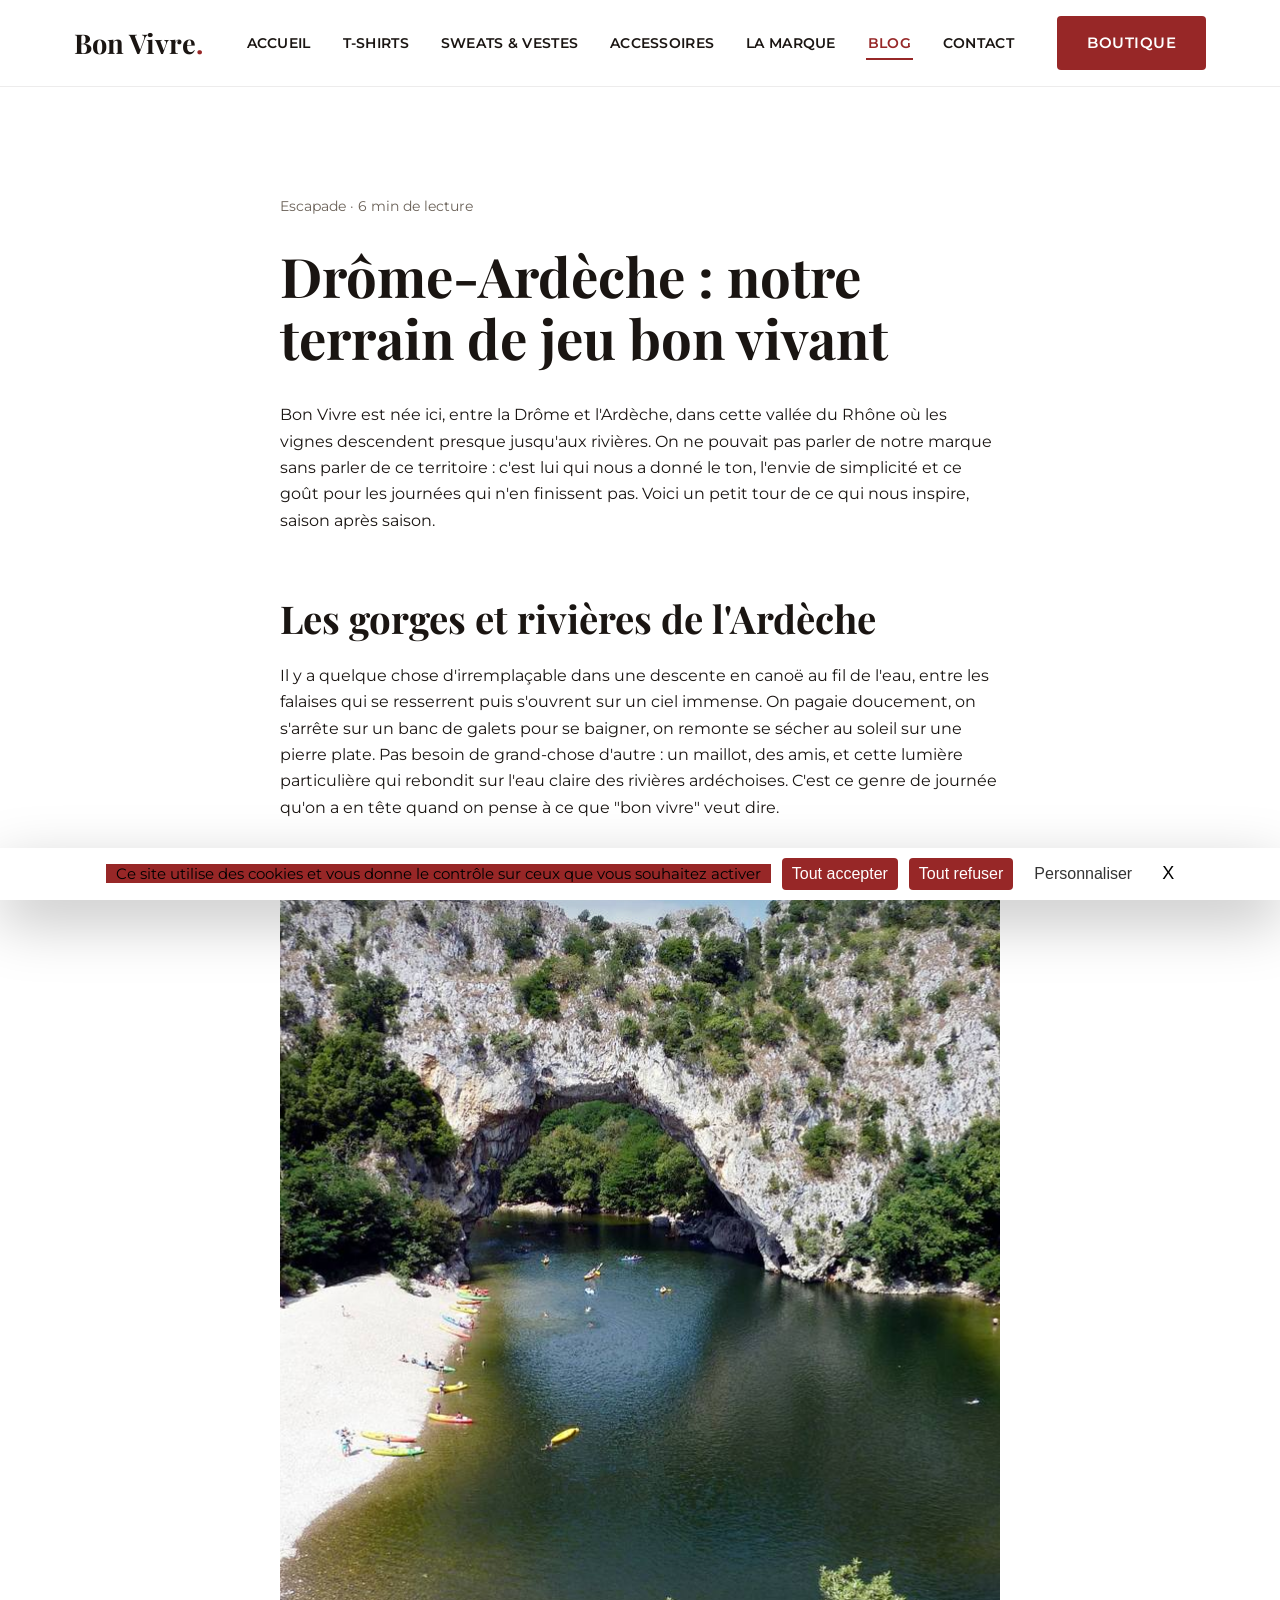
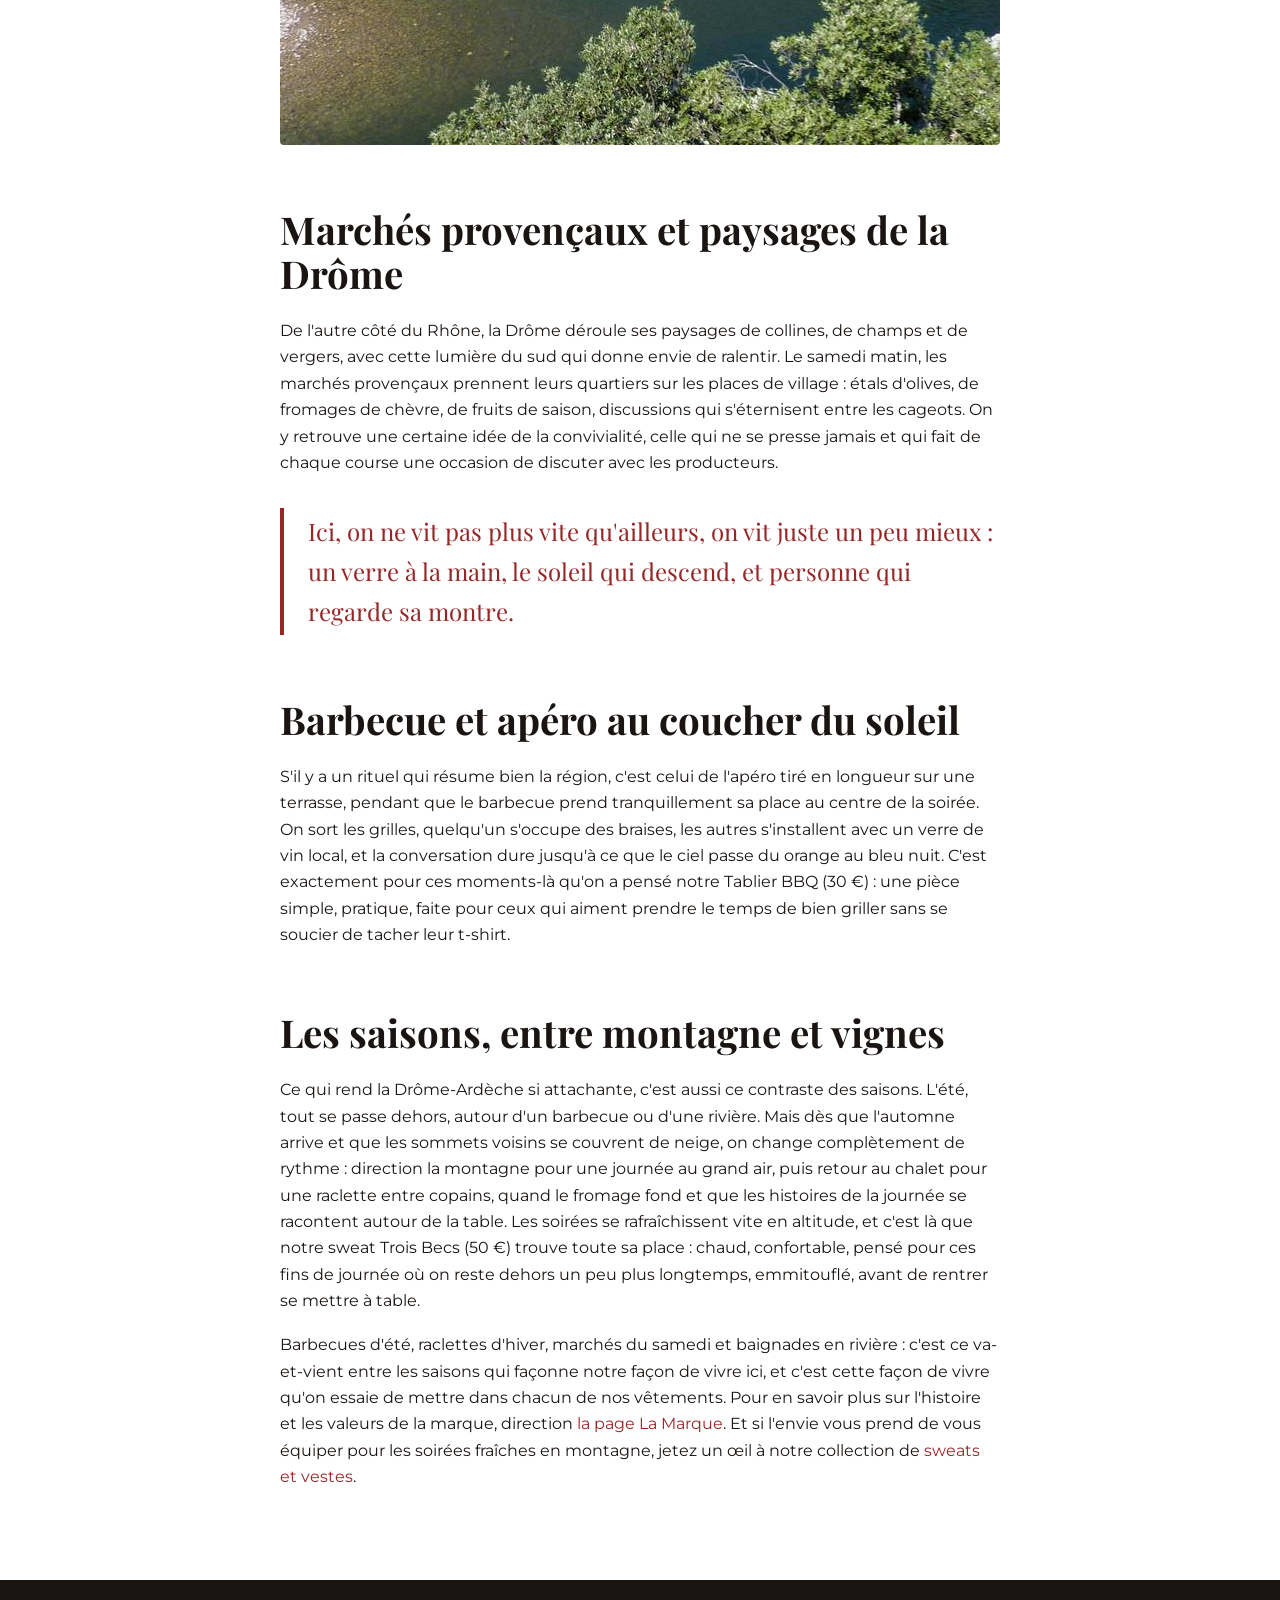
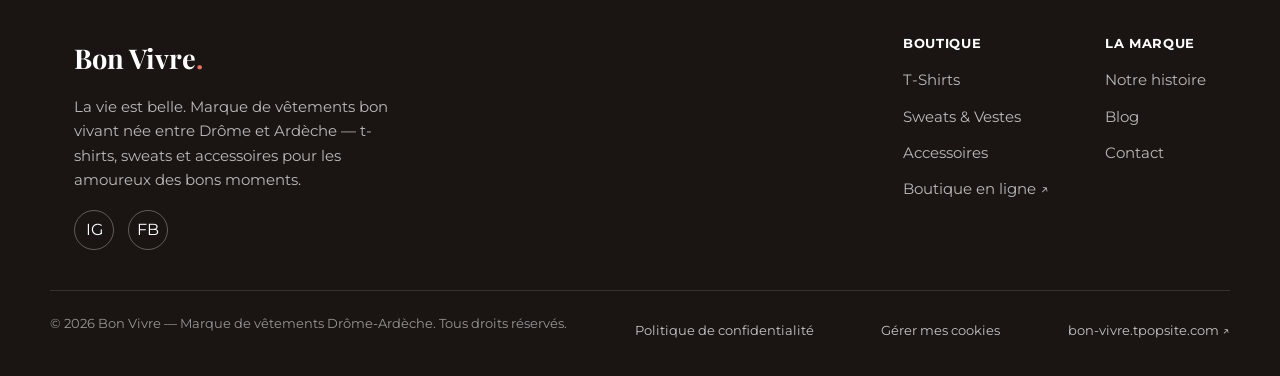
<file: blog-drome-ardeche.html>
<!DOCTYPE html>
<html lang="fr">
<head>
<!-- Gestion du consentement (tarteaucitron) avant Google Tag Manager -->
<script>var tarteaucitronForceLanguage = 'fr';</script>
<script src="tarteaucitron/tarteaucitron.js"></script>
<script src="tarteaucitron/tarteaucitron.services.js"></script>
<script>
tarteaucitron.init({
    "hashtag": "#tarteaucitron",
    "cookieName": "tarteaucitron",
    "orientation": "bottom",
    "showAlertSmall": false,
    "cookieslist": true,
    "adblocker": false,
    "AcceptAllCta": true,
    "DenyAllCta": true,
    "highPrivacy": true,
    "handleBrowserDNTRequest": false,
    "removeCredit": true,
    "useExternalCss": false,
    "useExternalJs": false,
    "showIcon": true,
    "iconPosition": "BottomRight",
    "closePopup": true,
    "googleConsentMode": false
});
tarteaucitron.user.googletagmanagerId = 'GTM-PWZVBS6G';
(tarteaucitron.job = tarteaucitron.job || []).push('googletagmanager');
</script>
<!-- Fin gestion du consentement -->
<meta charset="UTF-8">
<meta name="viewport" content="width=device-width, initial-scale=1.0">
<title>Drôme-Ardèche : le terrain de jeu de Bon Vivre</title>
<meta name="description" content="Rivières, marchés et apéros au coucher du soleil : découvrez pourquoi la Drôme-Ardèche est le terrain de jeu bon vivant de la marque Bon Vivre.">
<meta name="robots" content="index, follow">
<link rel="canonical" href="https://bonvivre-original.fr/blog-drome-ardeche.html">
<meta property="og:type" content="article">
<meta property="og:site_name" content="Bon Vivre">
<meta property="og:title" content="Drôme-Ardèche : le terrain de jeu de Bon Vivre">
<meta property="og:description" content="Rivières, marchés et apéros au coucher du soleil : découvrez pourquoi la Drôme-Ardèche est le terrain de jeu bon vivant de la marque Bon Vivre.">
<meta property="og:url" content="https://bonvivre-original.fr/blog-drome-ardeche.html">
<meta property="og:locale" content="fr_FR">
<meta name="twitter:card" content="summary">
<meta name="twitter:title" content="Drôme-Ardèche : le terrain de jeu de Bon Vivre">
<meta name="twitter:description" content="Rivières, marchés et apéros au coucher du soleil : découvrez pourquoi la Drôme-Ardèche est le terrain de jeu bon vivant de la marque Bon Vivre.">
<link rel="icon" type="image/svg+xml" href="images/favicon.svg">
<link rel="icon" type="image/png" sizes="32x32" href="images/favicon-32.png">
<link rel="icon" type="image/png" sizes="16x16" href="images/favicon-16.png">
<link rel="shortcut icon" href="favicon.ico">
<link rel="apple-touch-icon" sizes="180x180" href="images/apple-touch-icon.png">
<link rel="preconnect" href="https://fonts.googleapis.com">
<link rel="preconnect" href="https://fonts.gstatic.com" crossorigin>
<link href="https://fonts.googleapis.com/css2?family=Playfair+Display:wght@400;700;900&family=Montserrat:wght@400;500;600;700&family=Anton&display=swap" rel="stylesheet">
<link rel="stylesheet" href="css/styles.css">
<meta name="theme-color" content="#972727">
<script type="application/ld+json">
{
  "@context": "https://schema.org",
  "@type": "Organization",
  "name": "Bon Vivre",
  "url": "https://bonvivre-original.fr/",
  "logo": "https://bonvivre-original.fr/images/favicon.svg",
  "description": "Bon Vivre est une marque locale de vêtements née entre la Drôme et l'Ardèche, pensée pour les amoureux des bons moments.",
  "sameAs": [
    "https://www.instagram.com/bonvivre.original/",
    "https://www.facebook.com/bonvivre.original/",
    "https://bon-vivre.tpopsite.com/"
  ]
}
</script>
<script type="application/ld+json">
{
  "@context": "https://schema.org",
  "@type": "BreadcrumbList",
  "itemListElement": [
    {"@type": "ListItem", "position": 1, "name": "Accueil", "item": "https://bonvivre-original.fr/index.html"},
    {"@type": "ListItem", "position": 2, "name": "Blog", "item": "https://bonvivre-original.fr/blog.html"},
    {"@type": "ListItem", "position": 3, "name": "Drôme-Ardèche", "item": "https://bonvivre-original.fr/blog-drome-ardeche.html"}
  ]
}
</script>
<script type="application/ld+json">
{
  "@context": "https://schema.org",
  "@type": "Article",
  "headline": "Drôme-Ardèche : notre terrain de jeu bon vivant",
  "description": "Rivières de l'Ardèche, marchés provençaux de la Drôme, apéros au coucher du soleil… Découvrez pourquoi Bon Vivre a choisi cette région comme terrain de jeu.",
  "datePublished": "2026-06-24",
  "dateModified": "2026-06-24",
  "inLanguage": "fr-FR",
  "author": {"@type": "Organization", "name": "Bon Vivre"},
  "publisher": {
    "@type": "Organization",
    "name": "Bon Vivre",
    "logo": {"@type": "ImageObject", "url": "https://bonvivre-original.fr/images/favicon.svg"}
  },
  "mainEntityOfPage": "https://bonvivre-original.fr/blog-drome-ardeche.html"
}
</script>
</head>
<body>
<a href="#main" class="skip-link">Aller au contenu</a>
<header class="site-header">
  <div class="container header-inner">
    <a href="index.html" class="logo" aria-label="Bon Vivre – Retour à l'accueil">Bon Vivre<span class="logo-dot">.</span></a>
    <nav class="main-nav" aria-label="Navigation principale">
      <button class="nav-toggle" type="button" aria-expanded="false" aria-controls="primary-menu" aria-label="Ouvrir le menu">
        <span></span><span></span><span></span>
      </button>
      <ul id="primary-menu" class="nav-menu">
        <li><a href="index.html">Accueil</a></li>
        <li><a href="tshirts.html">T-Shirts</a></li>
        <li><a href="sweats-polaires.html">Sweats &amp; Vestes</a></li>
        <li><a href="accessoires.html">Accessoires</a></li>
        <li><a href="la-marque.html">La Marque</a></li>
        <li><a href="blog.html" class="active">Blog</a></li>
        <li><a href="contact.html">Contact</a></li>
      </ul>
    </nav>
    <div class="header-actions">
      <a href="https://bon-vivre.tpopsite.com/" class="btn btn-shop" target="_blank" rel="noopener">Boutique</a>
    </div>
  </div>
</header>

<main id="main">
<section>
  <div class="container">
    <p class="breadcrumbs"><a href="index.html">Accueil</a> / <a href="blog.html">Blog</a> / Drôme-Ardèche</p>
    <article class="post">
      <p class="post-meta">Escapade · 6 min de lecture</p>

      <h1>Drôme-Ardèche : notre terrain de jeu bon vivant</h1>

      <p>Bon Vivre est née ici, entre la Drôme et l'Ardèche, dans cette vallée du Rhône où les vignes descendent presque jusqu'aux rivières. On ne pouvait pas parler de notre marque sans parler de ce territoire : c'est lui qui nous a donné le ton, l'envie de simplicité et ce goût pour les journées qui n'en finissent pas. Voici un petit tour de ce qui nous inspire, saison après saison.</p>

      <h2>Les gorges et rivières de l'Ardèche</h2>
      <p>Il y a quelque chose d'irremplaçable dans une descente en canoë au fil de l'eau, entre les falaises qui se resserrent puis s'ouvrent sur un ciel immense. On pagaie doucement, on s'arrête sur un banc de galets pour se baigner, on remonte se sécher au soleil sur une pierre plate. Pas besoin de grand-chose d'autre : un maillot, des amis, et cette lumière particulière qui rebondit sur l'eau claire des rivières ardéchoises. C'est ce genre de journée qu'on a en tête quand on pense à ce que "bon vivre" veut dire.</p>

      <figure class="inline-media">
        <img src="images/blog/pont-darc-ardeche.jpg" alt="Le Pont d'Arc, arche naturelle dans les gorges de l'Ardèche, avec des kayaks sur la rivière" loading="lazy" width="1200" height="892">
      </figure>

      <h2>Marchés provençaux et paysages de la Drôme</h2>
      <p>De l'autre côté du Rhône, la Drôme déroule ses paysages de collines, de champs et de vergers, avec cette lumière du sud qui donne envie de ralentir. Le samedi matin, les marchés provençaux prennent leurs quartiers sur les places de village : étals d'olives, de fromages de chèvre, de fruits de saison, discussions qui s'éternisent entre les cageots. On y retrouve une certaine idée de la convivialité, celle qui ne se presse jamais et qui fait de chaque course une occasion de discuter avec les producteurs.</p>

      <blockquote class="pull-quote">Ici, on ne vit pas plus vite qu'ailleurs, on vit juste un peu mieux : un verre à la main, le soleil qui descend, et personne qui regarde sa montre.</blockquote>

      <h2>Barbecue et apéro au coucher du soleil</h2>
      <p>S'il y a un rituel qui résume bien la région, c'est celui de l'apéro tiré en longueur sur une terrasse, pendant que le barbecue prend tranquillement sa place au centre de la soirée. On sort les grilles, quelqu'un s'occupe des braises, les autres s'installent avec un verre de vin local, et la conversation dure jusqu'à ce que le ciel passe du orange au bleu nuit. C'est exactement pour ces moments-là qu'on a pensé notre Tablier BBQ (30 €) : une pièce simple, pratique, faite pour ceux qui aiment prendre le temps de bien griller sans se soucier de tacher leur t-shirt.</p>

      <h2>Les saisons, entre montagne et vignes</h2>
      <p>Ce qui rend la Drôme-Ardèche si attachante, c'est aussi ce contraste des saisons. L'été, tout se passe dehors, autour d'un barbecue ou d'une rivière. Mais dès que l'automne arrive et que les sommets voisins se couvrent de neige, on change complètement de rythme : direction la montagne pour une journée au grand air, puis retour au chalet pour une raclette entre copains, quand le fromage fond et que les histoires de la journée se racontent autour de la table. Les soirées se rafraîchissent vite en altitude, et c'est là que notre sweat Trois Becs (50 €) trouve toute sa place : chaud, confortable, pensé pour ces fins de journée où on reste dehors un peu plus longtemps, emmitouflé, avant de rentrer se mettre à table.</p>

      <p>Barbecues d'été, raclettes d'hiver, marchés du samedi et baignades en rivière : c'est ce va-et-vient entre les saisons qui façonne notre façon de vivre ici, et c'est cette façon de vivre qu'on essaie de mettre dans chacun de nos vêtements. Pour en savoir plus sur l'histoire et les valeurs de la marque, direction <a href="la-marque.html">la page La Marque</a>. Et si l'envie vous prend de vous équiper pour les soirées fraîches en montagne, jetez un œil à notre collection de <a href="sweats-polaires.html">sweats et vestes</a>.</p>
    </article>
  </div>
</section>
</main>

<footer class="site-footer">
  <div class="container footer-inner">
    <div class="footer-brand">
      <a href="index.html" class="logo" aria-label="Bon Vivre – Retour à l'accueil">Bon Vivre<span class="logo-dot">.</span></a>
      <p>La vie est belle. Marque de vêtements bon vivant née entre Drôme et Ardèche — t-shirts, sweats et accessoires pour les amoureux des bons moments.</p>
      <div class="social-links">
        <a href="https://www.instagram.com/bonvivre.original/" target="_blank" rel="noopener" aria-label="Bon Vivre sur Instagram"><span aria-hidden="true">IG</span></a>
        <a href="https://www.facebook.com/bonvivre.original/" target="_blank" rel="noopener" aria-label="Bon Vivre sur Facebook"><span aria-hidden="true">FB</span></a>
      </div>
    </div>
    <div class="footer-nav-cols">
      <div class="footer-col">
        <h4>Boutique</h4>
        <ul>
          <li><a href="tshirts.html">T-Shirts</a></li>
          <li><a href="sweats-polaires.html">Sweats &amp; Vestes</a></li>
          <li><a href="accessoires.html">Accessoires</a></li>
          <li><a href="https://bon-vivre.tpopsite.com/" target="_blank" rel="noopener">Boutique en ligne ↗</a></li>
        </ul>
      </div>
      <div class="footer-col">
        <h4>La marque</h4>
        <ul>
          <li><a href="la-marque.html">Notre histoire</a></li>
          <li><a href="blog.html">Blog</a></li>
          <li><a href="contact.html">Contact</a></li>
        </ul>
      </div>
    </div>
  </div>
  <div class="container footer-bottom">
    <p>© 2026 Bon Vivre — Marque de vêtements Drôme-Ardèche. Tous droits réservés.</p>
    <a href="politique-de-confidentialite.html">Politique de confidentialité</a>
    <a href="#" onclick="tarteaucitron.userInterface.openPanel(); return false;">Gérer mes cookies</a>
    <a href="https://bon-vivre.tpopsite.com/" target="_blank" rel="noopener">bon-vivre.tpopsite.com ↗</a>
  </div>
</footer>
<script src="js/script.js?v=2"></script>
</body>
</html>
</file>
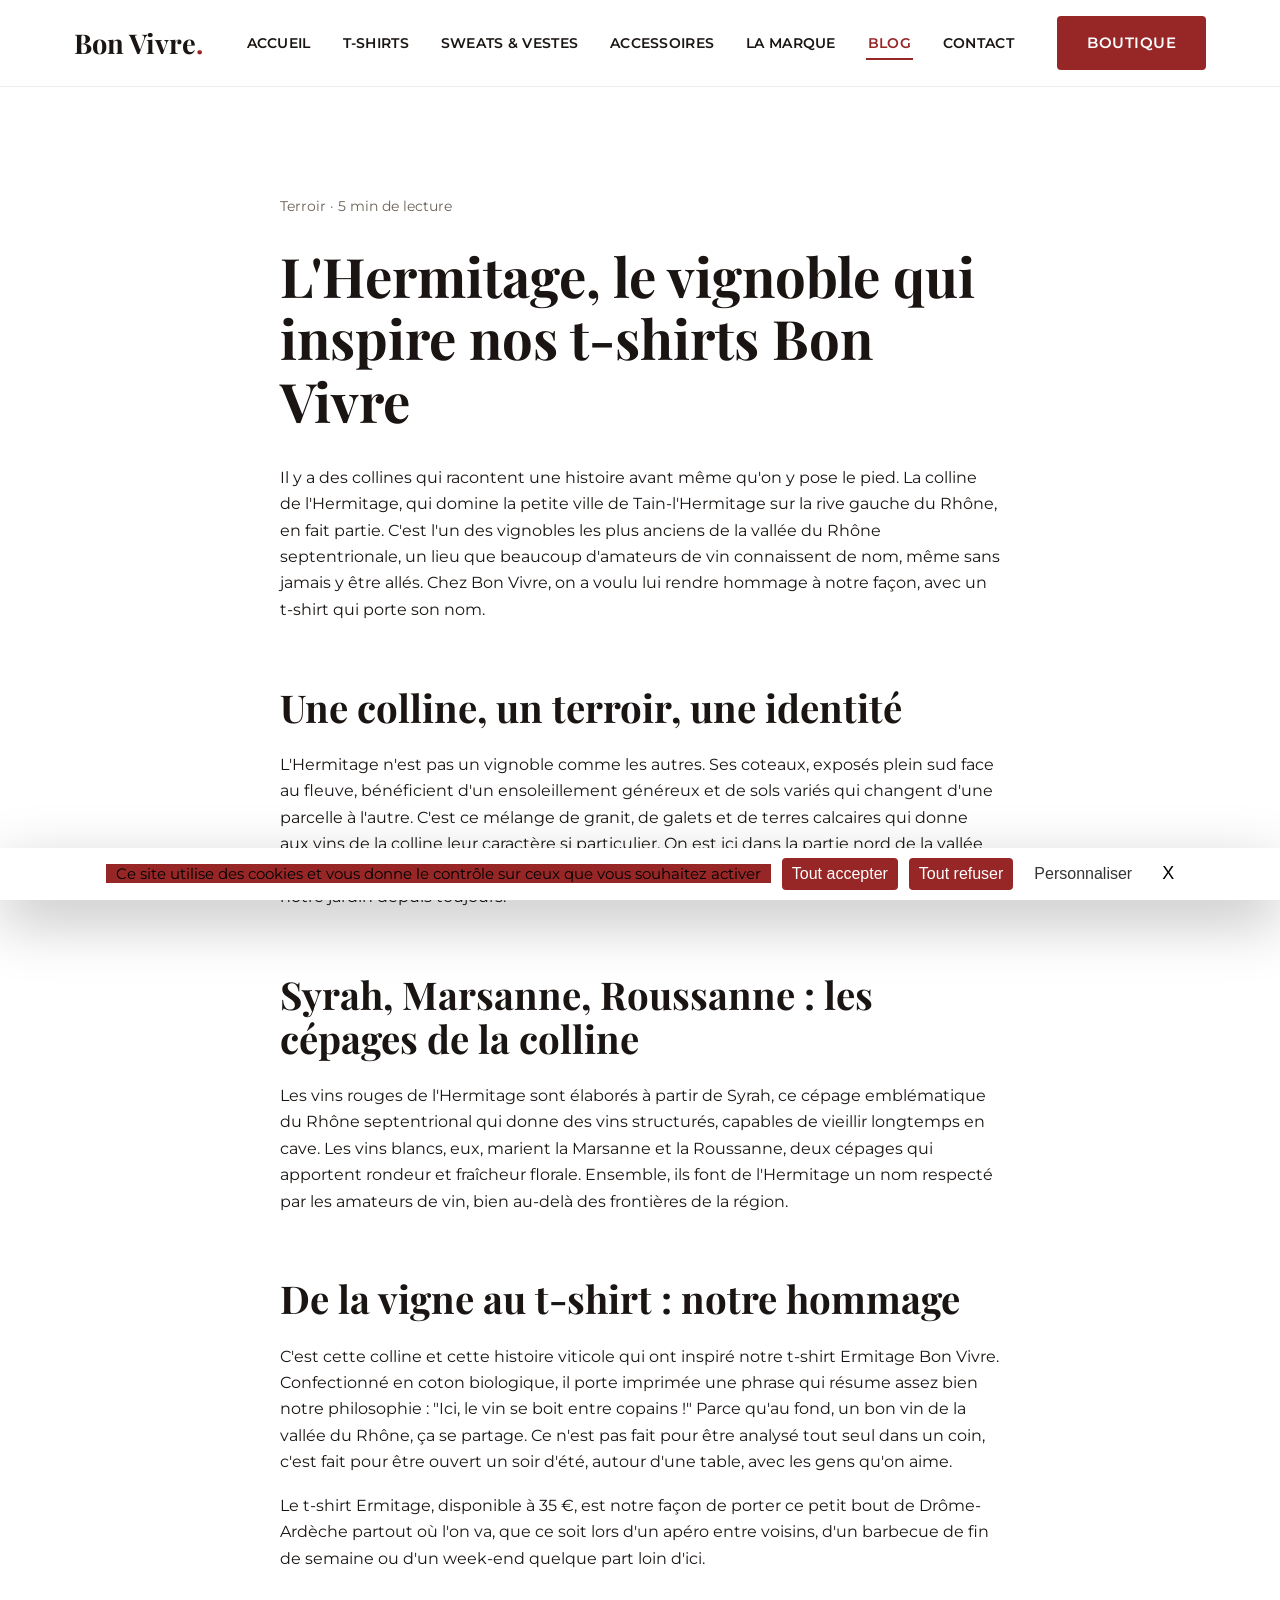
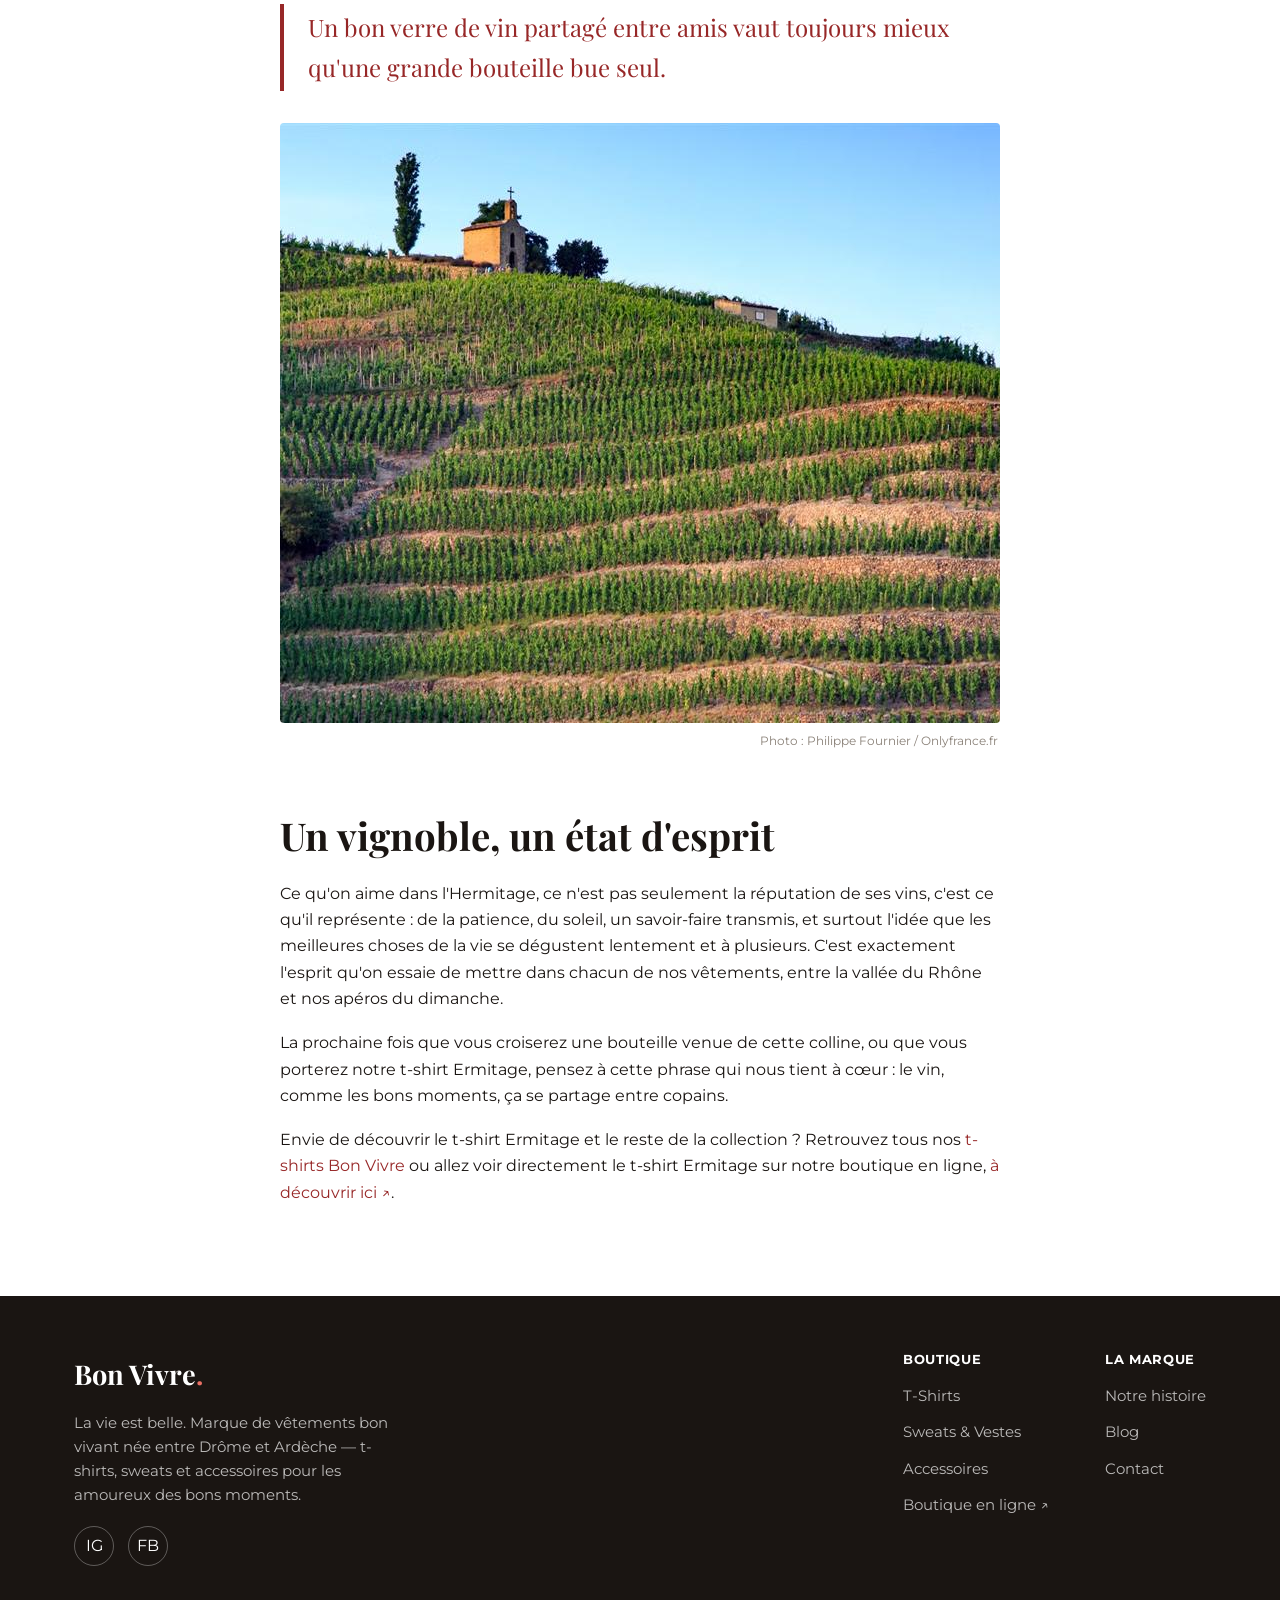
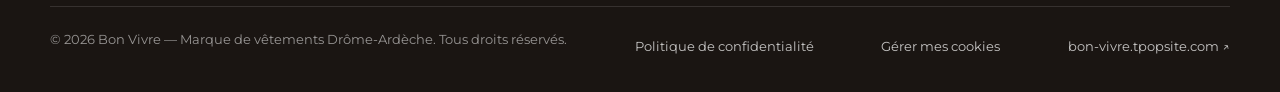
<file: blog-hermitage-vignoble.html>
<!DOCTYPE html>
<html lang="fr">
<head>
<!-- Gestion du consentement (tarteaucitron) avant Google Tag Manager -->
<script>var tarteaucitronForceLanguage = 'fr';</script>
<script src="tarteaucitron/tarteaucitron.js"></script>
<script src="tarteaucitron/tarteaucitron.services.js"></script>
<script>
tarteaucitron.init({
    "hashtag": "#tarteaucitron",
    "cookieName": "tarteaucitron",
    "orientation": "bottom",
    "showAlertSmall": false,
    "cookieslist": true,
    "adblocker": false,
    "AcceptAllCta": true,
    "DenyAllCta": true,
    "highPrivacy": true,
    "handleBrowserDNTRequest": false,
    "removeCredit": true,
    "useExternalCss": false,
    "useExternalJs": false,
    "showIcon": true,
    "iconPosition": "BottomRight",
    "closePopup": true,
    "googleConsentMode": false
});
tarteaucitron.user.googletagmanagerId = 'GTM-PWZVBS6G';
(tarteaucitron.job = tarteaucitron.job || []).push('googletagmanager');
</script>
<!-- Fin gestion du consentement -->
<meta charset="UTF-8">
<meta name="viewport" content="width=device-width, initial-scale=1.0">
<title>L'Hermitage : le vignoble qui a inspiré Bon Vivre</title>
<meta name="description" content="Pourquoi notre t-shirt Ermitage rend hommage aux vignes de l'Hermitage ? Direction la colline mythique de la vallée du Rhône.">
<meta name="robots" content="index, follow">
<link rel="canonical" href="https://bonvivre-original.fr/blog-hermitage-vignoble.html">
<meta property="og:type" content="article">
<meta property="og:site_name" content="Bon Vivre">
<meta property="og:title" content="L'Hermitage : le vignoble qui a inspiré Bon Vivre">
<meta property="og:description" content="Pourquoi notre t-shirt Ermitage rend hommage aux vignes de l'Hermitage ? Direction la colline mythique de la vallée du Rhône.">
<meta property="og:url" content="https://bonvivre-original.fr/blog-hermitage-vignoble.html">
<meta property="og:locale" content="fr_FR">
<meta name="twitter:card" content="summary">
<meta name="twitter:title" content="L'Hermitage : le vignoble qui a inspiré Bon Vivre">
<meta name="twitter:description" content="Pourquoi notre t-shirt Ermitage rend hommage aux vignes de l'Hermitage ? Direction la colline mythique de la vallée du Rhône.">
<link rel="icon" type="image/svg+xml" href="images/favicon.svg">
<link rel="icon" type="image/png" sizes="32x32" href="images/favicon-32.png">
<link rel="icon" type="image/png" sizes="16x16" href="images/favicon-16.png">
<link rel="shortcut icon" href="favicon.ico">
<link rel="apple-touch-icon" sizes="180x180" href="images/apple-touch-icon.png">
<link rel="preconnect" href="https://fonts.googleapis.com">
<link rel="preconnect" href="https://fonts.gstatic.com" crossorigin>
<link href="https://fonts.googleapis.com/css2?family=Playfair+Display:wght@400;700;900&family=Montserrat:wght@400;500;600;700&family=Anton&display=swap" rel="stylesheet">
<link rel="stylesheet" href="css/styles.css">
<meta name="theme-color" content="#972727">
<script type="application/ld+json">
{
  "@context": "https://schema.org",
  "@type": "Organization",
  "name": "Bon Vivre",
  "url": "https://bonvivre-original.fr/",
  "logo": "https://bonvivre-original.fr/images/favicon.svg",
  "description": "Bon Vivre est une marque locale de vêtements née entre la Drôme et l'Ardèche, pensée pour les amoureux des bons moments.",
  "sameAs": [
    "https://www.instagram.com/bonvivre.original/",
    "https://www.facebook.com/bonvivre.original/",
    "https://bon-vivre.tpopsite.com/"
  ]
}
</script>
<script type="application/ld+json">
{
  "@context": "https://schema.org",
  "@type": "BreadcrumbList",
  "itemListElement": [
    {"@type": "ListItem", "position": 1, "name": "Accueil", "item": "https://bonvivre-original.fr/index.html"},
    {"@type": "ListItem", "position": 2, "name": "Blog", "item": "https://bonvivre-original.fr/blog.html"},
    {"@type": "ListItem", "position": 3, "name": "L'Hermitage", "item": "https://bonvivre-original.fr/blog-hermitage-vignoble.html"}
  ]
}
</script>
<script type="application/ld+json">
{
  "@context": "https://schema.org",
  "@type": "Article",
  "headline": "L'Hermitage, le vignoble qui inspire nos t-shirts Bon Vivre",
  "description": "Pourquoi notre t-shirt Ermitage rend hommage aux vignes de l'Hermitage ? Direction la colline mythique de la vallée du Rhône, entre Syrah et bons moments.",
  "datePublished": "2026-06-10",
  "dateModified": "2026-06-10",
  "inLanguage": "fr-FR",
  "author": {"@type": "Organization", "name": "Bon Vivre"},
  "publisher": {
    "@type": "Organization",
    "name": "Bon Vivre",
    "logo": {"@type": "ImageObject", "url": "https://bonvivre-original.fr/images/favicon.svg"}
  },
  "mainEntityOfPage": "https://bonvivre-original.fr/blog-hermitage-vignoble.html"
}
</script>
</head>
<body>
<a href="#main" class="skip-link">Aller au contenu</a>
<header class="site-header">
  <div class="container header-inner">
    <a href="index.html" class="logo" aria-label="Bon Vivre – Retour à l'accueil">Bon Vivre<span class="logo-dot">.</span></a>
    <nav class="main-nav" aria-label="Navigation principale">
      <button class="nav-toggle" type="button" aria-expanded="false" aria-controls="primary-menu" aria-label="Ouvrir le menu">
        <span></span><span></span><span></span>
      </button>
      <ul id="primary-menu" class="nav-menu">
        <li><a href="index.html">Accueil</a></li>
        <li><a href="tshirts.html">T-Shirts</a></li>
        <li><a href="sweats-polaires.html">Sweats &amp; Vestes</a></li>
        <li><a href="accessoires.html">Accessoires</a></li>
        <li><a href="la-marque.html">La Marque</a></li>
        <li><a href="blog.html" class="active">Blog</a></li>
        <li><a href="contact.html">Contact</a></li>
      </ul>
    </nav>
    <div class="header-actions">
      <a href="https://bon-vivre.tpopsite.com/" class="btn btn-shop" target="_blank" rel="noopener">Boutique</a>
    </div>
  </div>
</header>

<main id="main">
<section>
  <div class="container">
    <p class="breadcrumbs"><a href="index.html">Accueil</a> / <a href="blog.html">Blog</a> / L'Hermitage</p>
    <article class="post">
      <p class="post-meta">Terroir · 5 min de lecture</p>

      <h1>L'Hermitage, le vignoble qui inspire nos t-shirts Bon Vivre</h1>

      <p>Il y a des collines qui racontent une histoire avant même qu'on y pose le pied. La colline de l'Hermitage, qui domine la petite ville de Tain-l'Hermitage sur la rive gauche du Rhône, en fait partie. C'est l'un des vignobles les plus anciens de la vallée du Rhône septentrionale, un lieu que beaucoup d'amateurs de vin connaissent de nom, même sans jamais y être allés. Chez Bon Vivre, on a voulu lui rendre hommage à notre façon, avec un t-shirt qui porte son nom.</p>

      <h2>Une colline, un terroir, une identité</h2>
      <p>L'Hermitage n'est pas un vignoble comme les autres. Ses coteaux, exposés plein sud face au fleuve, bénéficient d'un ensoleillement généreux et de sols variés qui changent d'une parcelle à l'autre. C'est ce mélange de granit, de galets et de terres calcaires qui donne aux vins de la colline leur caractère si particulier. On est ici dans la partie nord de la vallée du Rhône, à quelques encablures de la Drôme et de l'Ardèche, ce territoire qui est un peu notre jardin depuis toujours.</p>

      <h2>Syrah, Marsanne, Roussanne : les cépages de la colline</h2>
      <p>Les vins rouges de l'Hermitage sont élaborés à partir de Syrah, ce cépage emblématique du Rhône septentrional qui donne des vins structurés, capables de vieillir longtemps en cave. Les vins blancs, eux, marient la Marsanne et la Roussanne, deux cépages qui apportent rondeur et fraîcheur florale. Ensemble, ils font de l'Hermitage un nom respecté par les amateurs de vin, bien au-delà des frontières de la région.</p>

      <h2>De la vigne au t-shirt : notre hommage</h2>
      <p>C'est cette colline et cette histoire viticole qui ont inspiré notre t-shirt Ermitage Bon Vivre. Confectionné en coton biologique, il porte imprimée une phrase qui résume assez bien notre philosophie : "Ici, le vin se boit entre copains !" Parce qu'au fond, un bon vin de la vallée du Rhône, ça se partage. Ce n'est pas fait pour être analysé tout seul dans un coin, c'est fait pour être ouvert un soir d'été, autour d'une table, avec les gens qu'on aime.</p>

      <p>Le t-shirt Ermitage, disponible à 35 €, est notre façon de porter ce petit bout de Drôme-Ardèche partout où l'on va, que ce soit lors d'un apéro entre voisins, d'un barbecue de fin de semaine ou d'un week-end quelque part loin d'ici.</p>

      <blockquote class="pull-quote">Un bon verre de vin partagé entre amis vaut toujours mieux qu'une grande bouteille bue seul.</blockquote>

      <figure class="inline-media">
        <img src="images/blog/hermitage-vignoble.jpg" alt="Vignes en terrasses sur la colline de l'Hermitage, avec la chapelle au sommet, vallée du Rhône" loading="lazy" width="1200" height="600">
        <figcaption>Photo : Philippe Fournier / Onlyfrance.fr</figcaption>
      </figure>

      <h2>Un vignoble, un état d'esprit</h2>
      <p>Ce qu'on aime dans l'Hermitage, ce n'est pas seulement la réputation de ses vins, c'est ce qu'il représente : de la patience, du soleil, un savoir-faire transmis, et surtout l'idée que les meilleures choses de la vie se dégustent lentement et à plusieurs. C'est exactement l'esprit qu'on essaie de mettre dans chacun de nos vêtements, entre la vallée du Rhône et nos apéros du dimanche.</p>

      <p>La prochaine fois que vous croiserez une bouteille venue de cette colline, ou que vous porterez notre t-shirt Ermitage, pensez à cette phrase qui nous tient à cœur : le vin, comme les bons moments, ça se partage entre copains.</p>

      <p>Envie de découvrir le t-shirt Ermitage et le reste de la collection ? Retrouvez tous nos <a href="tshirts.html">t-shirts Bon Vivre</a> ou allez voir directement le t-shirt Ermitage sur notre boutique en ligne, <a href="https://bon-vivre.tpopsite.com/product/ermitage" target="_blank" rel="noopener">à découvrir ici ↗</a>.</p>
    </article>
  </div>
</section>
</main>

<footer class="site-footer">
  <div class="container footer-inner">
    <div class="footer-brand">
      <a href="index.html" class="logo" aria-label="Bon Vivre – Retour à l'accueil">Bon Vivre<span class="logo-dot">.</span></a>
      <p>La vie est belle. Marque de vêtements bon vivant née entre Drôme et Ardèche — t-shirts, sweats et accessoires pour les amoureux des bons moments.</p>
      <div class="social-links">
        <a href="https://www.instagram.com/bonvivre.original/" target="_blank" rel="noopener" aria-label="Bon Vivre sur Instagram"><span aria-hidden="true">IG</span></a>
        <a href="https://www.facebook.com/bonvivre.original/" target="_blank" rel="noopener" aria-label="Bon Vivre sur Facebook"><span aria-hidden="true">FB</span></a>
      </div>
    </div>
    <div class="footer-nav-cols">
      <div class="footer-col">
        <h4>Boutique</h4>
        <ul>
          <li><a href="tshirts.html">T-Shirts</a></li>
          <li><a href="sweats-polaires.html">Sweats &amp; Vestes</a></li>
          <li><a href="accessoires.html">Accessoires</a></li>
          <li><a href="https://bon-vivre.tpopsite.com/" target="_blank" rel="noopener">Boutique en ligne ↗</a></li>
        </ul>
      </div>
      <div class="footer-col">
        <h4>La marque</h4>
        <ul>
          <li><a href="la-marque.html">Notre histoire</a></li>
          <li><a href="blog.html">Blog</a></li>
          <li><a href="contact.html">Contact</a></li>
        </ul>
      </div>
    </div>
  </div>
  <div class="container footer-bottom">
    <p>© 2026 Bon Vivre — Marque de vêtements Drôme-Ardèche. Tous droits réservés.</p>
    <a href="politique-de-confidentialite.html">Politique de confidentialité</a>
    <a href="#" onclick="tarteaucitron.userInterface.openPanel(); return false;">Gérer mes cookies</a>
    <a href="https://bon-vivre.tpopsite.com/" target="_blank" rel="noopener">bon-vivre.tpopsite.com ↗</a>
  </div>
</footer>
<script src="js/script.js?v=2"></script>
</body>
</html>
</file>
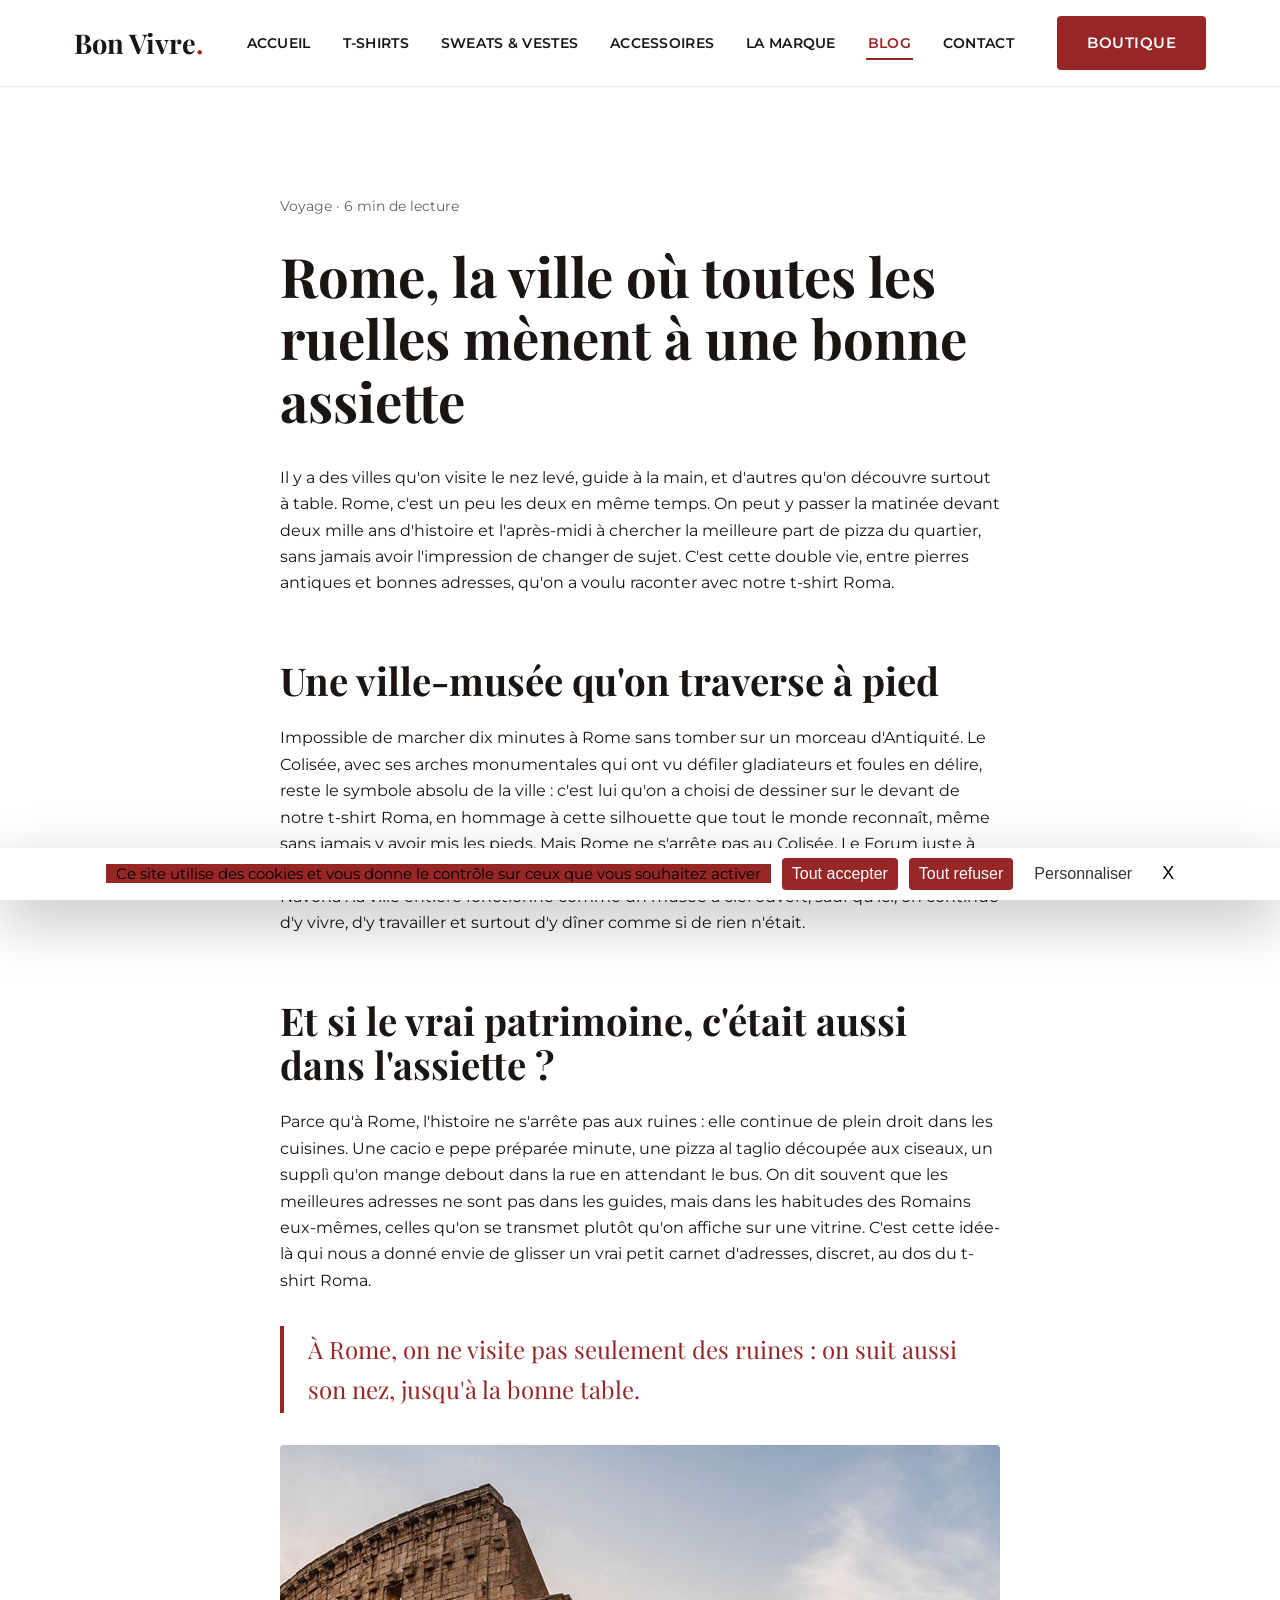
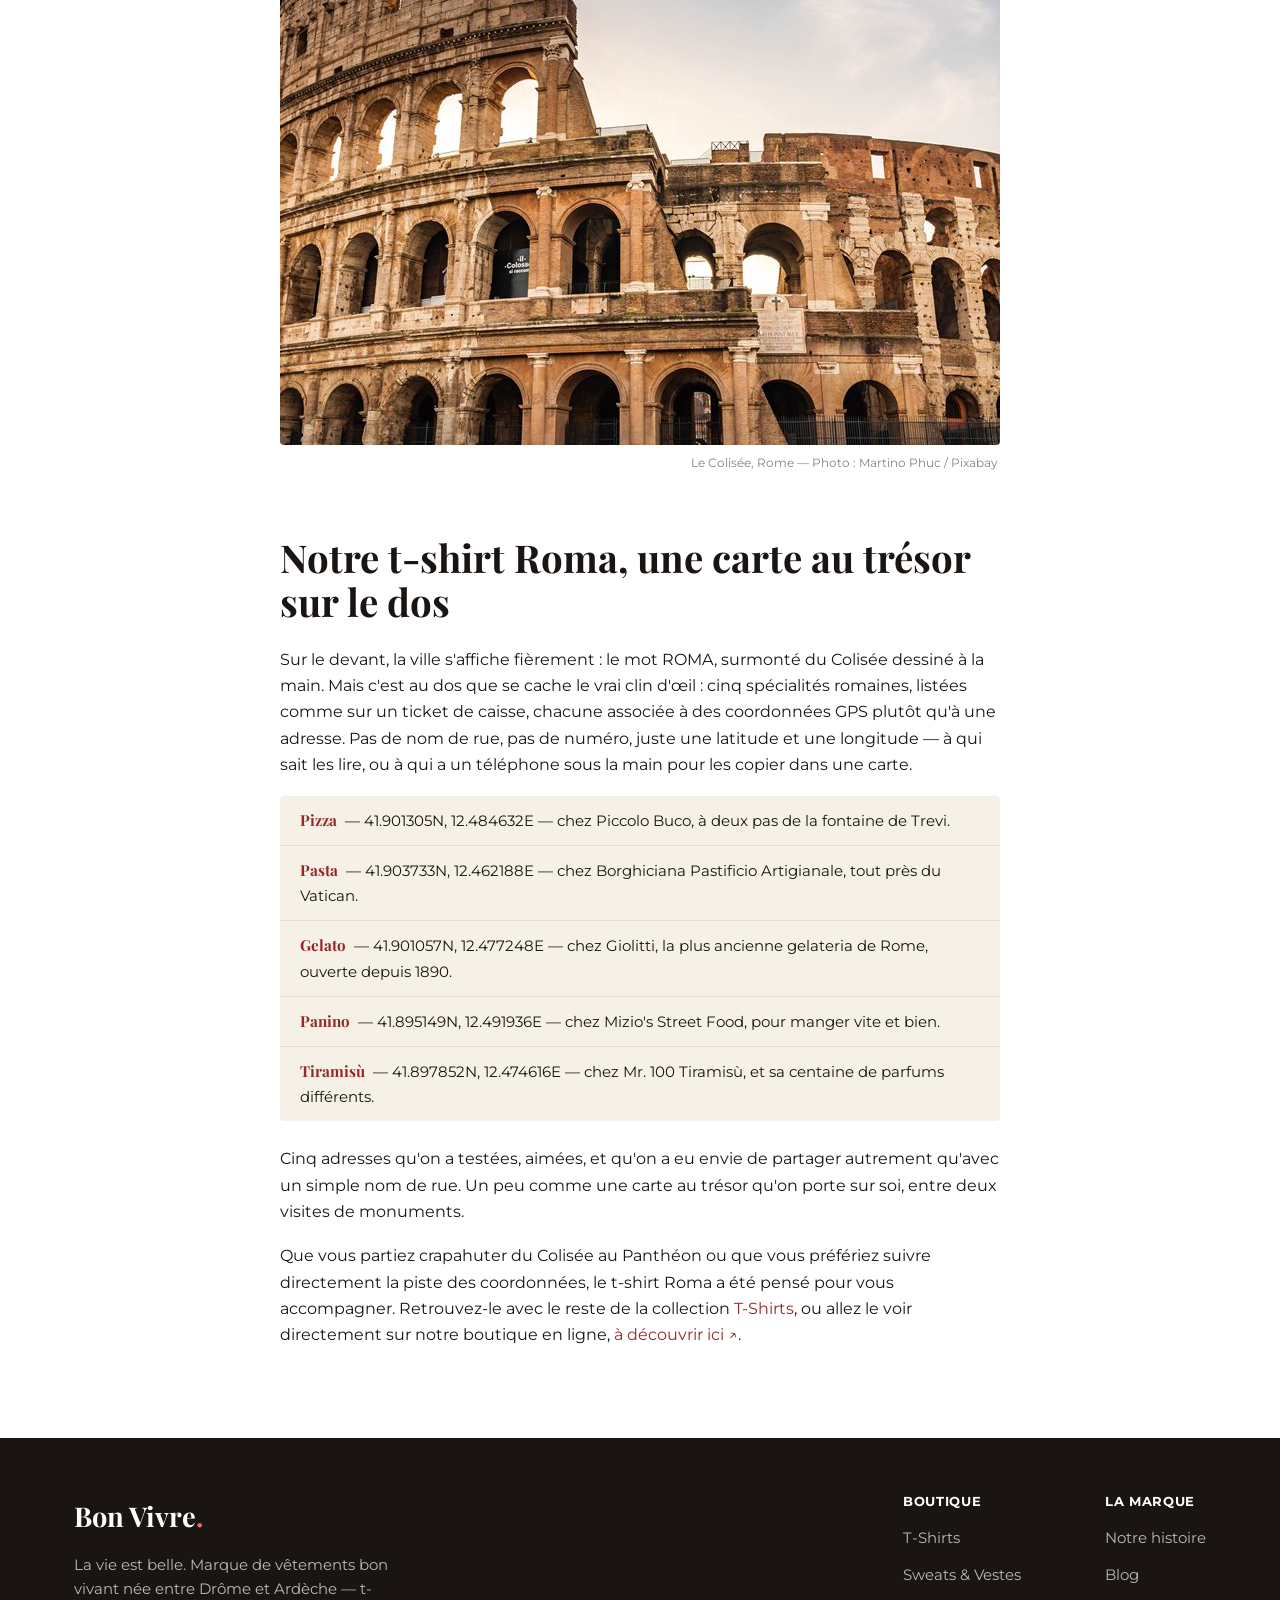
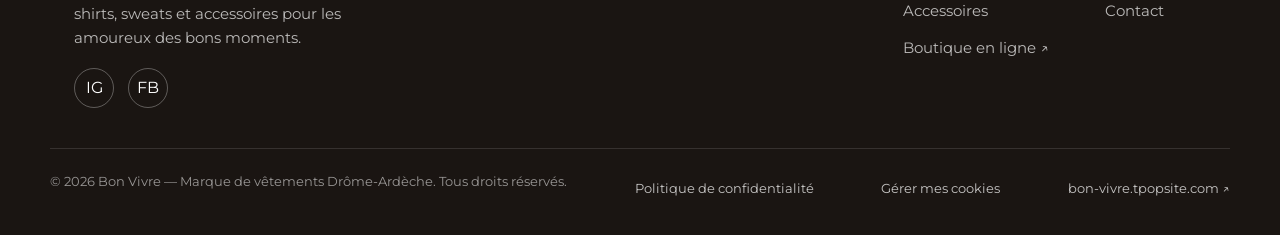
<file: blog-rome.html>
<!DOCTYPE html>
<html lang="fr">
<head>
<!-- Gestion du consentement (tarteaucitron) avant Google Tag Manager -->
<script>var tarteaucitronForceLanguage = 'fr';</script>
<script src="tarteaucitron/tarteaucitron.js"></script>
<script src="tarteaucitron/tarteaucitron.services.js"></script>
<script>
tarteaucitron.init({
    "hashtag": "#tarteaucitron",
    "cookieName": "tarteaucitron",
    "orientation": "bottom",
    "showAlertSmall": false,
    "cookieslist": true,
    "adblocker": false,
    "AcceptAllCta": true,
    "DenyAllCta": true,
    "highPrivacy": true,
    "handleBrowserDNTRequest": false,
    "removeCredit": true,
    "useExternalCss": false,
    "useExternalJs": false,
    "showIcon": true,
    "iconPosition": "BottomRight",
    "closePopup": true,
    "googleConsentMode": false
});
tarteaucitron.user.googletagmanagerId = 'GTM-PWZVBS6G';
(tarteaucitron.job = tarteaucitron.job || []).push('googletagmanager');
</script>
<!-- Fin gestion du consentement -->
<meta charset="UTF-8">
<meta name="viewport" content="width=device-width, initial-scale=1.0">
<title>Rome : la ville qui a inspiré notre t-shirt Roma</title>
<meta name="description" content="Colisée, ruelles millénaires et bonnes adresses secrètes : direction Rome, la ville qui a inspiré notre t-shirt Roma et ses coordonnées gourmandes.">
<meta name="robots" content="index, follow">
<link rel="canonical" href="https://bonvivre-original.fr/blog-rome.html">
<meta property="og:type" content="article">
<meta property="og:site_name" content="Bon Vivre">
<meta property="og:title" content="Rome : la ville qui a inspiré notre t-shirt Roma">
<meta property="og:description" content="Colisée, ruelles millénaires et bonnes adresses secrètes : direction Rome, la ville qui a inspiré notre t-shirt Roma et ses coordonnées gourmandes.">
<meta property="og:url" content="https://bonvivre-original.fr/blog-rome.html">
<meta property="og:locale" content="fr_FR">
<meta name="twitter:card" content="summary">
<meta name="twitter:title" content="Rome : la ville qui a inspiré notre t-shirt Roma">
<meta name="twitter:description" content="Colisée, ruelles millénaires et bonnes adresses secrètes : direction Rome, la ville qui a inspiré notre t-shirt Roma et ses coordonnées gourmandes.">
<link rel="icon" type="image/svg+xml" href="images/favicon.svg">
<link rel="icon" type="image/png" sizes="32x32" href="images/favicon-32.png">
<link rel="icon" type="image/png" sizes="16x16" href="images/favicon-16.png">
<link rel="shortcut icon" href="favicon.ico">
<link rel="apple-touch-icon" sizes="180x180" href="images/apple-touch-icon.png">
<link rel="preconnect" href="https://fonts.googleapis.com">
<link rel="preconnect" href="https://fonts.gstatic.com" crossorigin>
<link href="https://fonts.googleapis.com/css2?family=Playfair+Display:wght@400;700;900&family=Montserrat:wght@400;500;600;700&family=Anton&display=swap" rel="stylesheet">
<link rel="stylesheet" href="css/styles.css">
<meta name="theme-color" content="#972727">
<script type="application/ld+json">
{
  "@context": "https://schema.org",
  "@type": "Organization",
  "name": "Bon Vivre",
  "url": "https://bonvivre-original.fr/",
  "logo": "https://bonvivre-original.fr/images/favicon.svg",
  "description": "Bon Vivre est une marque locale de vêtements née entre la Drôme et l'Ardèche, pensée pour les amoureux des bons moments.",
  "sameAs": [
    "https://www.instagram.com/bonvivre.original/",
    "https://www.facebook.com/bonvivre.original/",
    "https://bon-vivre.tpopsite.com/"
  ]
}
</script>
<script type="application/ld+json">
{
  "@context": "https://schema.org",
  "@type": "BreadcrumbList",
  "itemListElement": [
    {"@type": "ListItem", "position": 1, "name": "Accueil", "item": "https://bonvivre-original.fr/index.html"},
    {"@type": "ListItem", "position": 2, "name": "Blog", "item": "https://bonvivre-original.fr/blog.html"},
    {"@type": "ListItem", "position": 3, "name": "Rome", "item": "https://bonvivre-original.fr/blog-rome.html"}
  ]
}
</script>
<script type="application/ld+json">
{
  "@context": "https://schema.org",
  "@type": "Article",
  "headline": "Rome, la ville où toutes les ruelles mènent à une bonne assiette",
  "description": "Colisée, ruelles millénaires et bonnes adresses secrètes : direction Rome, la ville qui a inspiré notre t-shirt Roma et ses coordonnées gourmandes.",
  "datePublished": "2026-08-20",
  "dateModified": "2026-08-20",
  "inLanguage": "fr-FR",
  "author": {"@type": "Organization", "name": "Bon Vivre"},
  "publisher": {
    "@type": "Organization",
    "name": "Bon Vivre",
    "logo": {"@type": "ImageObject", "url": "https://bonvivre-original.fr/images/favicon.svg"}
  },
  "mainEntityOfPage": "https://bonvivre-original.fr/blog-rome.html"
}
</script>
</head>
<body>
<a href="#main" class="skip-link">Aller au contenu</a>
<header class="site-header">
  <div class="container header-inner">
    <a href="index.html" class="logo" aria-label="Bon Vivre – Retour à l'accueil">Bon Vivre<span class="logo-dot">.</span></a>
    <nav class="main-nav" aria-label="Navigation principale">
      <button class="nav-toggle" type="button" aria-expanded="false" aria-controls="primary-menu" aria-label="Ouvrir le menu">
        <span></span><span></span><span></span>
      </button>
      <ul id="primary-menu" class="nav-menu">
        <li><a href="index.html">Accueil</a></li>
        <li><a href="tshirts.html">T-Shirts</a></li>
        <li><a href="sweats-polaires.html">Sweats &amp; Vestes</a></li>
        <li><a href="accessoires.html">Accessoires</a></li>
        <li><a href="la-marque.html">La Marque</a></li>
        <li><a href="blog.html" class="active">Blog</a></li>
        <li><a href="contact.html">Contact</a></li>
      </ul>
    </nav>
    <div class="header-actions">
      <a href="https://bon-vivre.tpopsite.com/" class="btn btn-shop" target="_blank" rel="noopener">Boutique</a>
    </div>
  </div>
</header>

<main id="main">
<section>
  <div class="container">
    <p class="breadcrumbs"><a href="index.html">Accueil</a> / <a href="blog.html">Blog</a> / Rome</p>
    <article class="post">
      <p class="post-meta">Voyage · 6 min de lecture</p>

      <h1>Rome, la ville où toutes les ruelles mènent à une bonne assiette</h1>

      <p>Il y a des villes qu'on visite le nez levé, guide à la main, et d'autres qu'on découvre surtout à table. Rome, c'est un peu les deux en même temps. On peut y passer la matinée devant deux mille ans d'histoire et l'après-midi à chercher la meilleure part de pizza du quartier, sans jamais avoir l'impression de changer de sujet. C'est cette double vie, entre pierres antiques et bonnes adresses, qu'on a voulu raconter avec notre t-shirt Roma.</p>

      <h2>Une ville-musée qu'on traverse à pied</h2>
      <p>Impossible de marcher dix minutes à Rome sans tomber sur un morceau d'Antiquité. Le Colisée, avec ses arches monumentales qui ont vu défiler gladiateurs et foules en délire, reste le symbole absolu de la ville : c'est lui qu'on a choisi de dessiner sur le devant de notre t-shirt Roma, en hommage à cette silhouette que tout le monde reconnaît, même sans jamais y avoir mis les pieds. Mais Rome ne s'arrête pas au Colisée. Le Forum juste à côté, le Panthéon un peu plus loin, l'obélisque et les fontaines baroques de la Piazza Navona : la ville entière fonctionne comme un musée à ciel ouvert, sauf qu'ici, on continue d'y vivre, d'y travailler et surtout d'y dîner comme si de rien n'était.</p>

      <h2>Et si le vrai patrimoine, c'était aussi dans l'assiette ?</h2>
      <p>Parce qu'à Rome, l'histoire ne s'arrête pas aux ruines : elle continue de plein droit dans les cuisines. Une cacio e pepe préparée minute, une pizza al taglio découpée aux ciseaux, un supplì qu'on mange debout dans la rue en attendant le bus. On dit souvent que les meilleures adresses ne sont pas dans les guides, mais dans les habitudes des Romains eux-mêmes, celles qu'on se transmet plutôt qu'on affiche sur une vitrine. C'est cette idée-là qui nous a donné envie de glisser un vrai petit carnet d'adresses, discret, au dos du t-shirt Roma.</p>

      <blockquote class="pull-quote">À Rome, on ne visite pas seulement des ruines : on suit aussi son nez, jusqu'à la bonne table.</blockquote>

      <figure class="inline-media">
        <img src="images/blog/roma-colisee.jpg" alt="Le Colisée de Rome au lever du soleil, lumière dorée sur les arches antiques" loading="lazy" width="1200" height="600">
        <figcaption>Le Colisée, Rome — Photo : Martino Phuc / Pixabay</figcaption>
      </figure>

      <h2>Notre t-shirt Roma, une carte au trésor sur le dos</h2>
      <p>Sur le devant, la ville s'affiche fièrement : le mot ROMA, surmonté du Colisée dessiné à la main. Mais c'est au dos que se cache le vrai clin d'œil : cinq spécialités romaines, listées comme sur un ticket de caisse, chacune associée à des coordonnées GPS plutôt qu'à une adresse. Pas de nom de rue, pas de numéro, juste une latitude et une longitude — à qui sait les lire, ou à qui a un téléphone sous la main pour les copier dans une carte.</p>

      <ul class="coord-list">
        <li><strong>Pizza</strong> — 41.901305N, 12.484632E — chez Piccolo Buco, à deux pas de la fontaine de Trevi.</li>
        <li><strong>Pasta</strong> — 41.903733N, 12.462188E — chez Borghiciana Pastificio Artigianale, tout près du Vatican.</li>
        <li><strong>Gelato</strong> — 41.901057N, 12.477248E — chez Giolitti, la plus ancienne gelateria de Rome, ouverte depuis 1890.</li>
        <li><strong>Panino</strong> — 41.895149N, 12.491936E — chez Mizio's Street Food, pour manger vite et bien.</li>
        <li><strong>Tiramisù</strong> — 41.897852N, 12.474616E — chez Mr. 100 Tiramisù, et sa centaine de parfums différents.</li>
      </ul>

      <p>Cinq adresses qu'on a testées, aimées, et qu'on a eu envie de partager autrement qu'avec un simple nom de rue. Un peu comme une carte au trésor qu'on porte sur soi, entre deux visites de monuments.</p>

      <p>Que vous partiez crapahuter du Colisée au Panthéon ou que vous préfériez suivre directement la piste des coordonnées, le t-shirt Roma a été pensé pour vous accompagner. Retrouvez-le avec le reste de la collection <a href="tshirts.html">T-Shirts</a>, ou allez le voir directement sur notre boutique en ligne, <a href="https://bon-vivre.tpopsite.com/product/roma" target="_blank" rel="noopener">à découvrir ici ↗</a>.</p>
    </article>
  </div>
</section>
</main>

<footer class="site-footer">
  <div class="container footer-inner">
    <div class="footer-brand">
      <a href="index.html" class="logo" aria-label="Bon Vivre – Retour à l'accueil">Bon Vivre<span class="logo-dot">.</span></a>
      <p>La vie est belle. Marque de vêtements bon vivant née entre Drôme et Ardèche — t-shirts, sweats et accessoires pour les amoureux des bons moments.</p>
      <div class="social-links">
        <a href="https://www.instagram.com/bonvivre.original/" target="_blank" rel="noopener" aria-label="Bon Vivre sur Instagram"><span aria-hidden="true">IG</span></a>
        <a href="https://www.facebook.com/bonvivre.original/" target="_blank" rel="noopener" aria-label="Bon Vivre sur Facebook"><span aria-hidden="true">FB</span></a>
      </div>
    </div>
    <div class="footer-nav-cols">
      <div class="footer-col">
        <h4>Boutique</h4>
        <ul>
          <li><a href="tshirts.html">T-Shirts</a></li>
          <li><a href="sweats-polaires.html">Sweats &amp; Vestes</a></li>
          <li><a href="accessoires.html">Accessoires</a></li>
          <li><a href="https://bon-vivre.tpopsite.com/" target="_blank" rel="noopener">Boutique en ligne ↗</a></li>
        </ul>
      </div>
      <div class="footer-col">
        <h4>La marque</h4>
        <ul>
          <li><a href="la-marque.html">Notre histoire</a></li>
          <li><a href="blog.html">Blog</a></li>
          <li><a href="contact.html">Contact</a></li>
        </ul>
      </div>
    </div>
  </div>
  <div class="container footer-bottom">
    <p>© 2026 Bon Vivre — Marque de vêtements Drôme-Ardèche. Tous droits réservés.</p>
    <a href="politique-de-confidentialite.html">Politique de confidentialité</a>
    <a href="#" onclick="tarteaucitron.userInterface.openPanel(); return false;">Gérer mes cookies</a>
    <a href="https://bon-vivre.tpopsite.com/" target="_blank" rel="noopener">bon-vivre.tpopsite.com ↗</a>
  </div>
</footer>
<script src="js/script.js?v=2"></script>
</body>
</html>
</file>
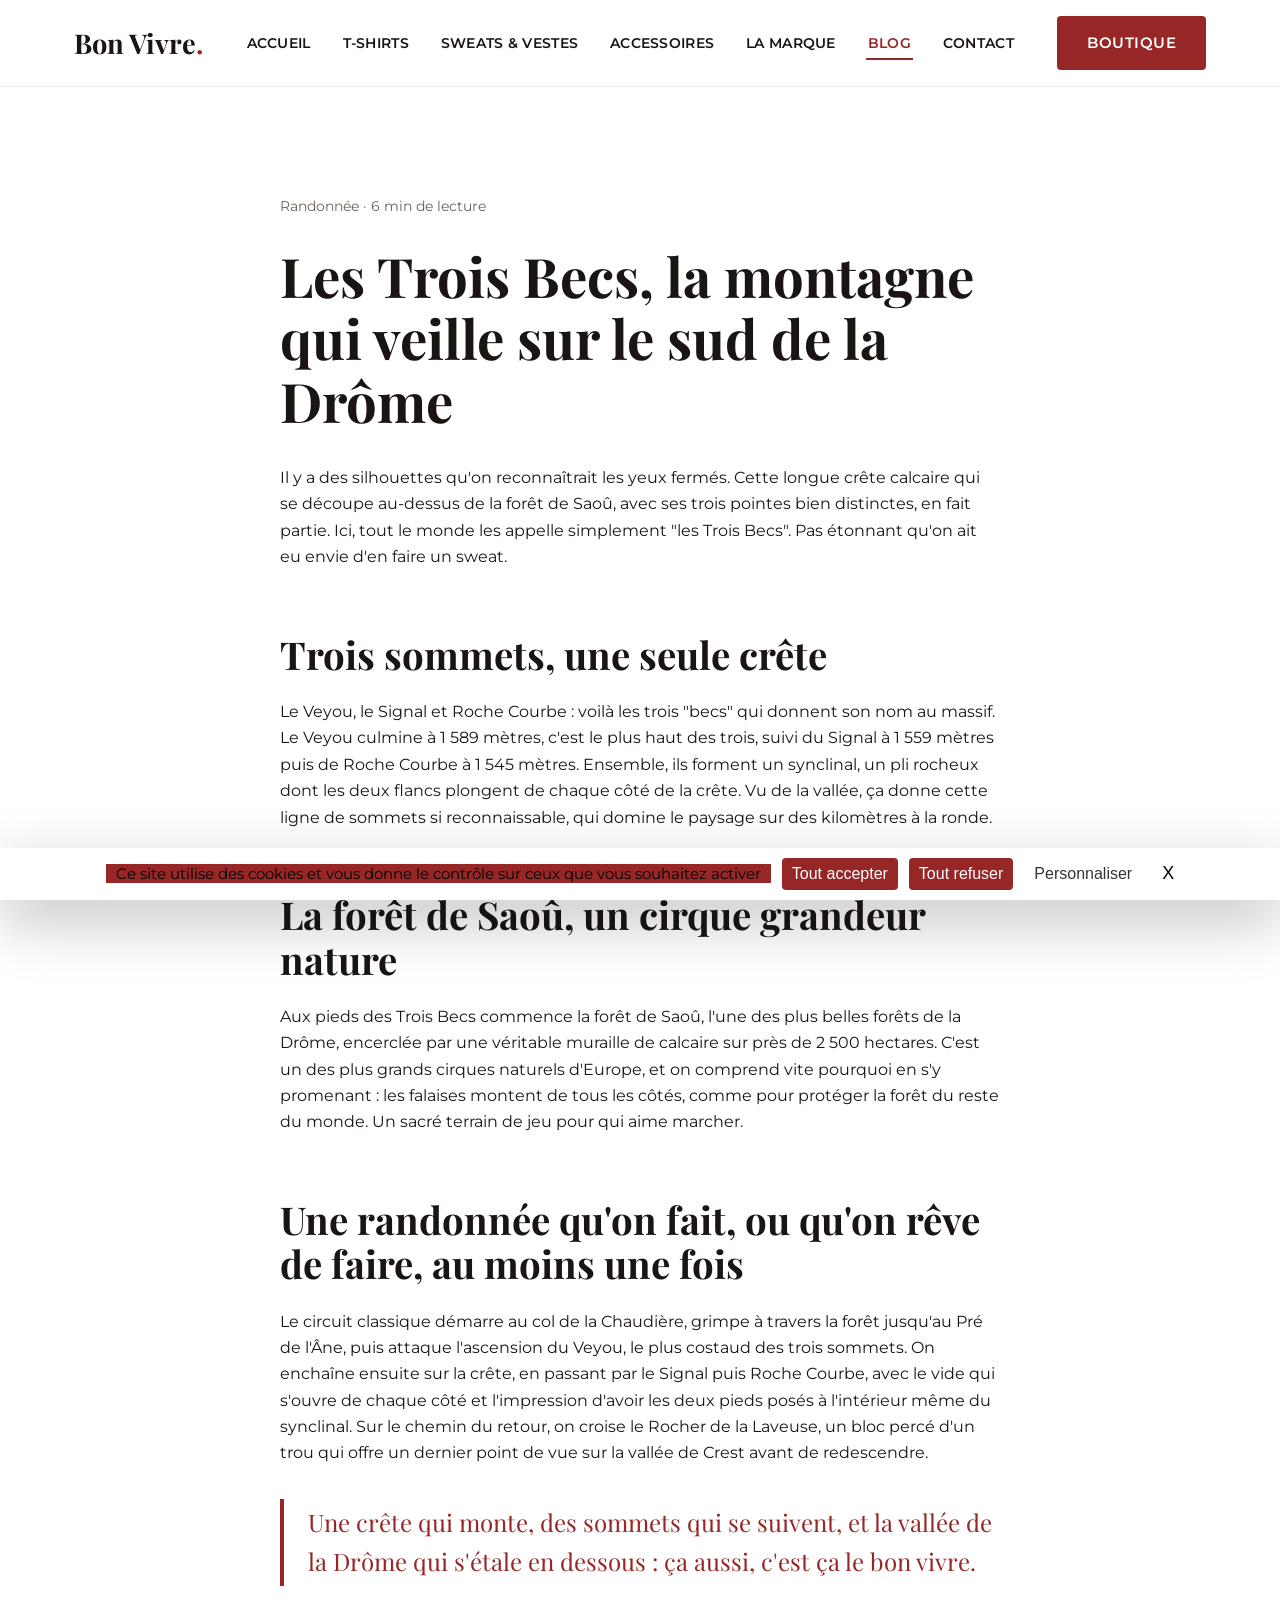
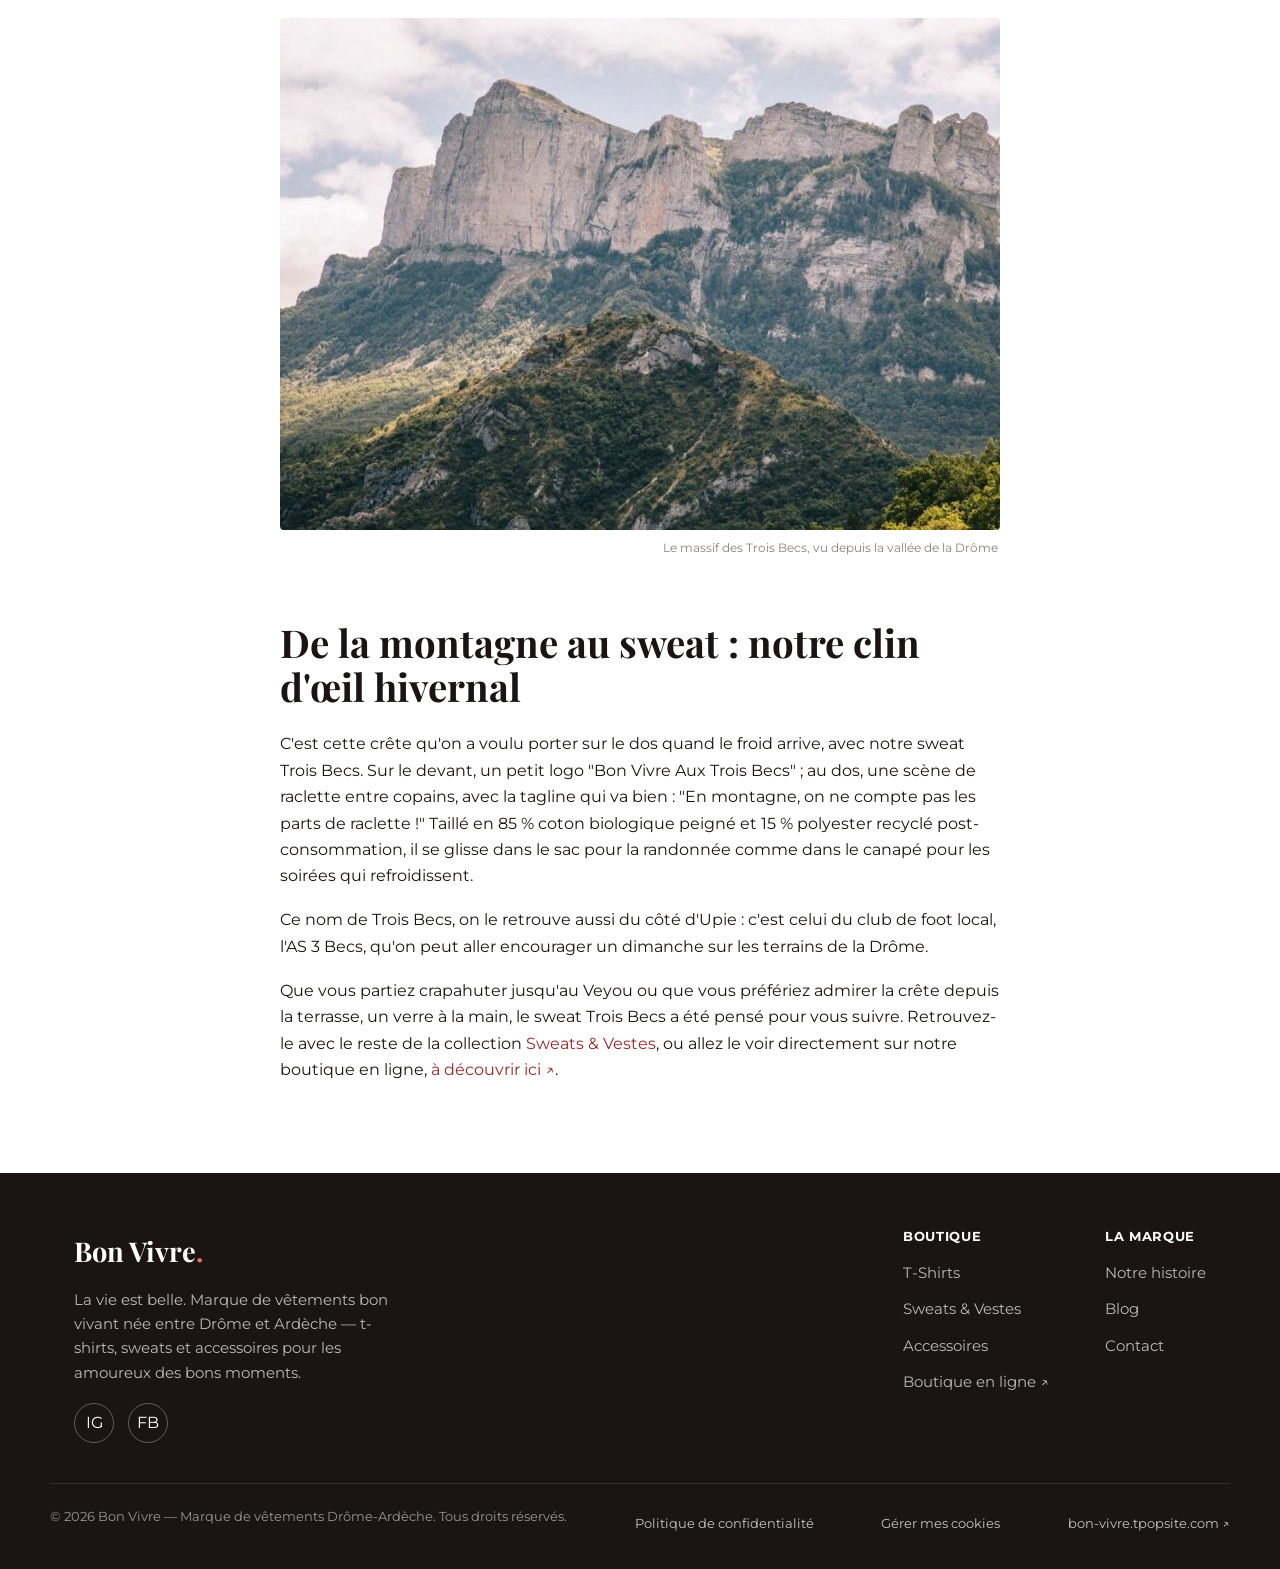
<file: blog-trois-becs.html>
<!DOCTYPE html>
<html lang="fr">
<head>
<!-- Gestion du consentement (tarteaucitron) avant Google Tag Manager -->
<script>var tarteaucitronForceLanguage = 'fr';</script>
<script src="tarteaucitron/tarteaucitron.js"></script>
<script src="tarteaucitron/tarteaucitron.services.js"></script>
<script>
tarteaucitron.init({
    "hashtag": "#tarteaucitron",
    "cookieName": "tarteaucitron",
    "orientation": "bottom",
    "showAlertSmall": false,
    "cookieslist": true,
    "adblocker": false,
    "AcceptAllCta": true,
    "DenyAllCta": true,
    "highPrivacy": true,
    "handleBrowserDNTRequest": false,
    "removeCredit": true,
    "useExternalCss": false,
    "useExternalJs": false,
    "showIcon": true,
    "iconPosition": "BottomRight",
    "closePopup": true,
    "googleConsentMode": false
});
tarteaucitron.user.googletagmanagerId = 'GTM-PWZVBS6G';
(tarteaucitron.job = tarteaucitron.job || []).push('googletagmanager');
</script>
<!-- Fin gestion du consentement -->
<meta charset="UTF-8">
<meta name="viewport" content="width=device-width, initial-scale=1.0">
<title>Les Trois Becs : la montagne qui a inspiré notre sweat</title>
<meta name="description" content="Direction le massif des Trois Becs, au-dessus de la forêt de Saoû : la randonnée mythique de la Drôme qui a inspiré notre sweat Trois Becs.">
<meta name="robots" content="index, follow">
<link rel="canonical" href="https://bonvivre-original.fr/blog-trois-becs.html">
<meta property="og:type" content="article">
<meta property="og:site_name" content="Bon Vivre">
<meta property="og:title" content="Les Trois Becs : la montagne qui a inspiré notre sweat">
<meta property="og:description" content="Direction le massif des Trois Becs, au-dessus de la forêt de Saoû : la randonnée mythique de la Drôme qui a inspiré notre sweat Trois Becs.">
<meta property="og:url" content="https://bonvivre-original.fr/blog-trois-becs.html">
<meta property="og:locale" content="fr_FR">
<meta name="twitter:card" content="summary">
<meta name="twitter:title" content="Les Trois Becs : la montagne qui a inspiré notre sweat">
<meta name="twitter:description" content="Direction le massif des Trois Becs, au-dessus de la forêt de Saoû : la randonnée mythique de la Drôme qui a inspiré notre sweat Trois Becs.">
<link rel="icon" type="image/svg+xml" href="images/favicon.svg">
<link rel="icon" type="image/png" sizes="32x32" href="images/favicon-32.png">
<link rel="icon" type="image/png" sizes="16x16" href="images/favicon-16.png">
<link rel="shortcut icon" href="favicon.ico">
<link rel="apple-touch-icon" sizes="180x180" href="images/apple-touch-icon.png">
<link rel="preconnect" href="https://fonts.googleapis.com">
<link rel="preconnect" href="https://fonts.gstatic.com" crossorigin>
<link href="https://fonts.googleapis.com/css2?family=Playfair+Display:wght@400;700;900&family=Montserrat:wght@400;500;600;700&family=Anton&display=swap" rel="stylesheet">
<link rel="stylesheet" href="css/styles.css">
<meta name="theme-color" content="#972727">
<script type="application/ld+json">
{
  "@context": "https://schema.org",
  "@type": "Organization",
  "name": "Bon Vivre",
  "url": "https://bonvivre-original.fr/",
  "logo": "https://bonvivre-original.fr/images/favicon.svg",
  "description": "Bon Vivre est une marque locale de vêtements née entre la Drôme et l'Ardèche, pensée pour les amoureux des bons moments.",
  "sameAs": [
    "https://www.instagram.com/bonvivre.original/",
    "https://www.facebook.com/bonvivre.original/",
    "https://bon-vivre.tpopsite.com/"
  ]
}
</script>
<script type="application/ld+json">
{
  "@context": "https://schema.org",
  "@type": "BreadcrumbList",
  "itemListElement": [
    {"@type": "ListItem", "position": 1, "name": "Accueil", "item": "https://bonvivre-original.fr/index.html"},
    {"@type": "ListItem", "position": 2, "name": "Blog", "item": "https://bonvivre-original.fr/blog.html"},
    {"@type": "ListItem", "position": 3, "name": "Les Trois Becs", "item": "https://bonvivre-original.fr/blog-trois-becs.html"}
  ]
}
</script>
<script type="application/ld+json">
{
  "@context": "https://schema.org",
  "@type": "Article",
  "headline": "Les Trois Becs, la montagne qui veille sur le sud de la Drôme",
  "description": "Direction le massif des Trois Becs, au-dessus de la forêt de Saoû : la randonnée mythique de la Drôme qui a inspiré notre sweat Trois Becs.",
  "datePublished": "2026-08-20",
  "dateModified": "2026-08-20",
  "inLanguage": "fr-FR",
  "author": {"@type": "Organization", "name": "Bon Vivre"},
  "publisher": {
    "@type": "Organization",
    "name": "Bon Vivre",
    "logo": {"@type": "ImageObject", "url": "https://bonvivre-original.fr/images/favicon.svg"}
  },
  "mainEntityOfPage": "https://bonvivre-original.fr/blog-trois-becs.html"
}
</script>
</head>
<body>
<a href="#main" class="skip-link">Aller au contenu</a>
<header class="site-header">
  <div class="container header-inner">
    <a href="index.html" class="logo" aria-label="Bon Vivre – Retour à l'accueil">Bon Vivre<span class="logo-dot">.</span></a>
    <nav class="main-nav" aria-label="Navigation principale">
      <button class="nav-toggle" type="button" aria-expanded="false" aria-controls="primary-menu" aria-label="Ouvrir le menu">
        <span></span><span></span><span></span>
      </button>
      <ul id="primary-menu" class="nav-menu">
        <li><a href="index.html">Accueil</a></li>
        <li><a href="tshirts.html">T-Shirts</a></li>
        <li><a href="sweats-polaires.html">Sweats &amp; Vestes</a></li>
        <li><a href="accessoires.html">Accessoires</a></li>
        <li><a href="la-marque.html">La Marque</a></li>
        <li><a href="blog.html" class="active">Blog</a></li>
        <li><a href="contact.html">Contact</a></li>
      </ul>
    </nav>
    <div class="header-actions">
      <a href="https://bon-vivre.tpopsite.com/" class="btn btn-shop" target="_blank" rel="noopener">Boutique</a>
    </div>
  </div>
</header>

<main id="main">
<section>
  <div class="container">
    <p class="breadcrumbs"><a href="index.html">Accueil</a> / <a href="blog.html">Blog</a> / Les Trois Becs</p>
    <article class="post">
      <p class="post-meta">Randonnée · 6 min de lecture</p>

      <h1>Les Trois Becs, la montagne qui veille sur le sud de la Drôme</h1>

      <p>Il y a des silhouettes qu'on reconnaîtrait les yeux fermés. Cette longue crête calcaire qui se découpe au-dessus de la forêt de Saoû, avec ses trois pointes bien distinctes, en fait partie. Ici, tout le monde les appelle simplement "les Trois Becs". Pas étonnant qu'on ait eu envie d'en faire un sweat.</p>

      <h2>Trois sommets, une seule crête</h2>
      <p>Le Veyou, le Signal et Roche Courbe : voilà les trois "becs" qui donnent son nom au massif. Le Veyou culmine à 1 589 mètres, c'est le plus haut des trois, suivi du Signal à 1 559 mètres puis de Roche Courbe à 1 545 mètres. Ensemble, ils forment un synclinal, un pli rocheux dont les deux flancs plongent de chaque côté de la crête. Vu de la vallée, ça donne cette ligne de sommets si reconnaissable, qui domine le paysage sur des kilomètres à la ronde.</p>

      <h2>La forêt de Saoû, un cirque grandeur nature</h2>
      <p>Aux pieds des Trois Becs commence la forêt de Saoû, l'une des plus belles forêts de la Drôme, encerclée par une véritable muraille de calcaire sur près de 2 500 hectares. C'est un des plus grands cirques naturels d'Europe, et on comprend vite pourquoi en s'y promenant : les falaises montent de tous les côtés, comme pour protéger la forêt du reste du monde. Un sacré terrain de jeu pour qui aime marcher.</p>

      <h2>Une randonnée qu'on fait, ou qu'on rêve de faire, au moins une fois</h2>
      <p>Le circuit classique démarre au col de la Chaudière, grimpe à travers la forêt jusqu'au Pré de l'Âne, puis attaque l'ascension du Veyou, le plus costaud des trois sommets. On enchaîne ensuite sur la crête, en passant par le Signal puis Roche Courbe, avec le vide qui s'ouvre de chaque côté et l'impression d'avoir les deux pieds posés à l'intérieur même du synclinal. Sur le chemin du retour, on croise le Rocher de la Laveuse, un bloc percé d'un trou qui offre un dernier point de vue sur la vallée de Crest avant de redescendre.</p>

      <blockquote class="pull-quote">Une crête qui monte, des sommets qui se suivent, et la vallée de la Drôme qui s'étale en dessous : ça aussi, c'est ça le bon vivre.</blockquote>

      <figure class="inline-media">
        <img src="images/blog/trois-becs-massif.jpg" alt="Le massif des Trois Becs vu depuis la vallée de la Drôme, avec le Veyou, le Signal et Roche Courbe" loading="lazy" width="1024" height="512">
        <figcaption>Le massif des Trois Becs, vu depuis la vallée de la Drôme</figcaption>
      </figure>

      <h2>De la montagne au sweat : notre clin d'œil hivernal</h2>
      <p>C'est cette crête qu'on a voulu porter sur le dos quand le froid arrive, avec notre sweat Trois Becs. Sur le devant, un petit logo "Bon Vivre Aux Trois Becs" ; au dos, une scène de raclette entre copains, avec la tagline qui va bien : "En montagne, on ne compte pas les parts de raclette !" Taillé en 85 % coton biologique peigné et 15 % polyester recyclé post-consommation, il se glisse dans le sac pour la randonnée comme dans le canapé pour les soirées qui refroidissent.</p>

      <p>Ce nom de Trois Becs, on le retrouve aussi du côté d'Upie : c'est celui du club de foot local, l'AS 3 Becs, qu'on peut aller encourager un dimanche sur les terrains de la Drôme.</p>

      <p>Que vous partiez crapahuter jusqu'au Veyou ou que vous préfériez admirer la crête depuis la terrasse, un verre à la main, le sweat Trois Becs a été pensé pour vous suivre. Retrouvez-le avec le reste de la collection <a href="sweats-polaires.html">Sweats &amp; Vestes</a>, ou allez le voir directement sur notre boutique en ligne, <a href="https://bon-vivre.tpopsite.com/product/trois-becs" target="_blank" rel="noopener">à découvrir ici ↗</a>.</p>
    </article>
  </div>
</section>
</main>

<footer class="site-footer">
  <div class="container footer-inner">
    <div class="footer-brand">
      <a href="index.html" class="logo" aria-label="Bon Vivre – Retour à l'accueil">Bon Vivre<span class="logo-dot">.</span></a>
      <p>La vie est belle. Marque de vêtements bon vivant née entre Drôme et Ardèche — t-shirts, sweats et accessoires pour les amoureux des bons moments.</p>
      <div class="social-links">
        <a href="https://www.instagram.com/bonvivre.original/" target="_blank" rel="noopener" aria-label="Bon Vivre sur Instagram"><span aria-hidden="true">IG</span></a>
        <a href="https://www.facebook.com/bonvivre.original/" target="_blank" rel="noopener" aria-label="Bon Vivre sur Facebook"><span aria-hidden="true">FB</span></a>
      </div>
    </div>
    <div class="footer-nav-cols">
      <div class="footer-col">
        <h4>Boutique</h4>
        <ul>
          <li><a href="tshirts.html">T-Shirts</a></li>
          <li><a href="sweats-polaires.html">Sweats &amp; Vestes</a></li>
          <li><a href="accessoires.html">Accessoires</a></li>
          <li><a href="https://bon-vivre.tpopsite.com/" target="_blank" rel="noopener">Boutique en ligne ↗</a></li>
        </ul>
      </div>
      <div class="footer-col">
        <h4>La marque</h4>
        <ul>
          <li><a href="la-marque.html">Notre histoire</a></li>
          <li><a href="blog.html">Blog</a></li>
          <li><a href="contact.html">Contact</a></li>
        </ul>
      </div>
    </div>
  </div>
  <div class="container footer-bottom">
    <p>© 2026 Bon Vivre — Marque de vêtements Drôme-Ardèche. Tous droits réservés.</p>
    <a href="politique-de-confidentialite.html">Politique de confidentialité</a>
    <a href="#" onclick="tarteaucitron.userInterface.openPanel(); return false;">Gérer mes cookies</a>
    <a href="https://bon-vivre.tpopsite.com/" target="_blank" rel="noopener">bon-vivre.tpopsite.com ↗</a>
  </div>
</footer>
<script src="js/script.js?v=2"></script>
</body>
</html>
</file>
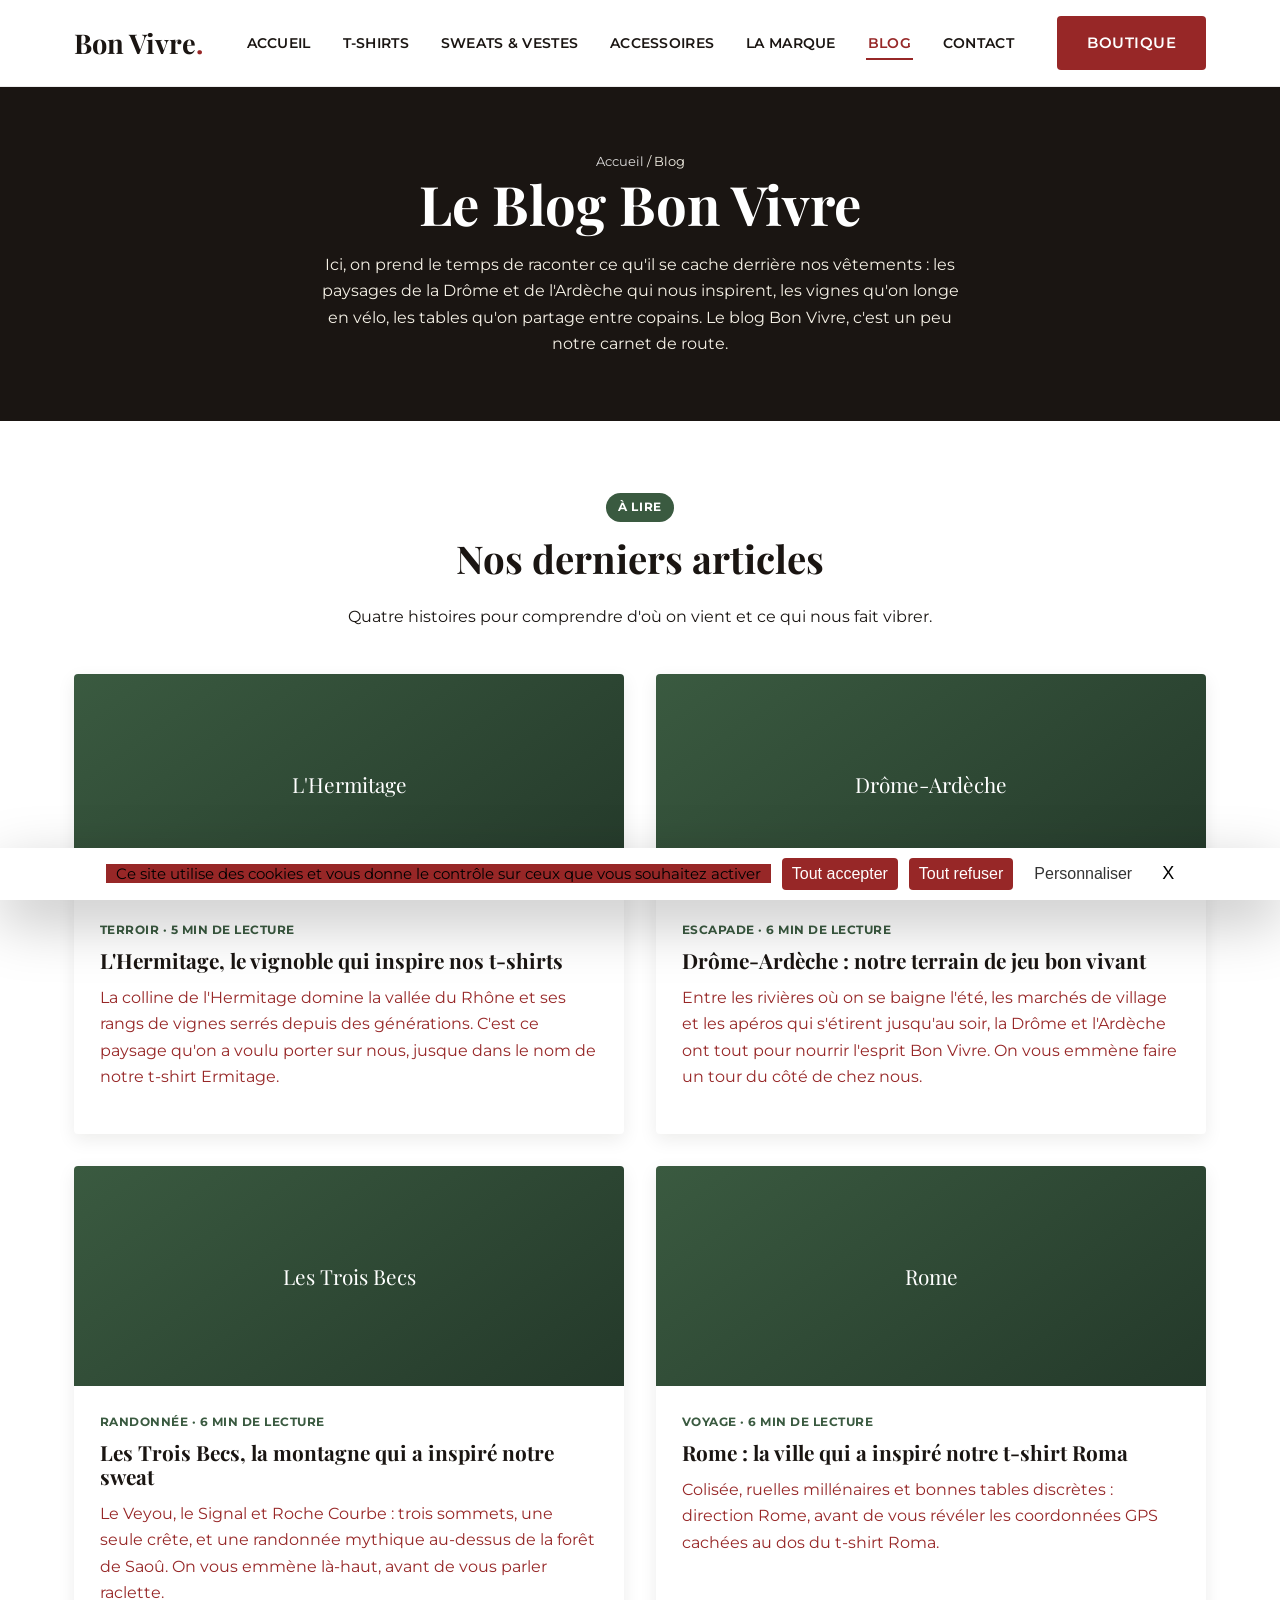
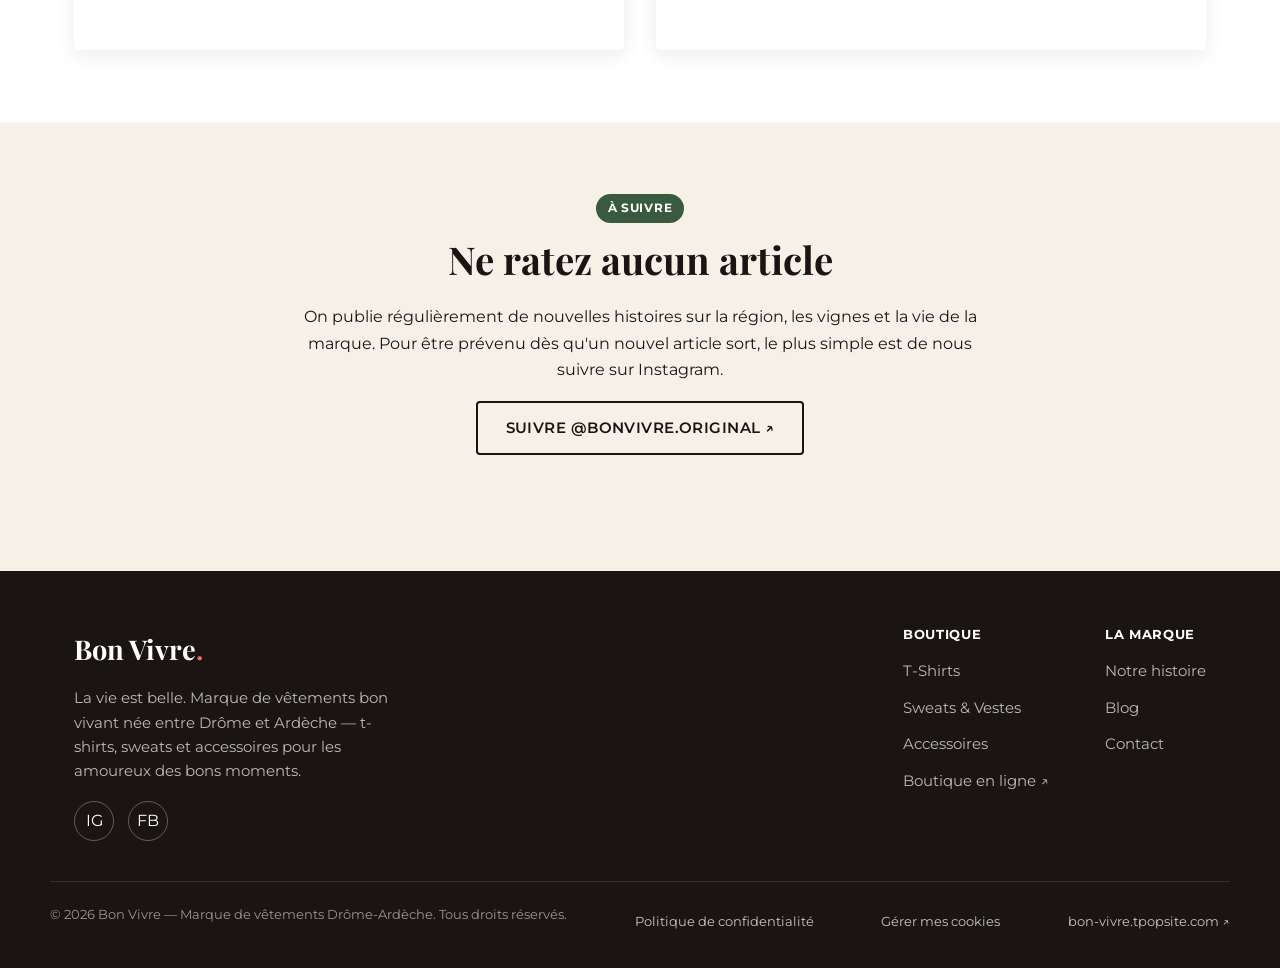
<file: blog.html>
<!DOCTYPE html>
<html lang="fr">
<head>
<!-- Gestion du consentement (tarteaucitron) avant Google Tag Manager -->
<script>var tarteaucitronForceLanguage = 'fr';</script>
<script src="tarteaucitron/tarteaucitron.js"></script>
<script src="tarteaucitron/tarteaucitron.services.js"></script>
<script>
tarteaucitron.init({
    "hashtag": "#tarteaucitron",
    "cookieName": "tarteaucitron",
    "orientation": "bottom",
    "showAlertSmall": false,
    "cookieslist": true,
    "adblocker": false,
    "AcceptAllCta": true,
    "DenyAllCta": true,
    "highPrivacy": true,
    "handleBrowserDNTRequest": false,
    "removeCredit": true,
    "useExternalCss": false,
    "useExternalJs": false,
    "showIcon": true,
    "iconPosition": "BottomRight",
    "closePopup": true,
    "googleConsentMode": false
});
tarteaucitron.user.googletagmanagerId = 'GTM-PWZVBS6G';
(tarteaucitron.job = tarteaucitron.job || []).push('googletagmanager');
</script>
<!-- Fin gestion du consentement -->
<meta charset="UTF-8">
<meta name="viewport" content="width=device-width, initial-scale=1.0">
<title>Blog Bon Vivre – Drôme, Ardèche &amp; Art de Vivre</title>
<meta name="description" content="Le blog de Bon Vivre : vignobles de l'Hermitage, bonnes adresses en Drôme-Ardèche, apéros et art de vivre local.">
<meta name="robots" content="index, follow">
<link rel="canonical" href="https://bonvivre-original.fr/blog.html">
<meta property="og:type" content="website">
<meta property="og:site_name" content="Bon Vivre">
<meta property="og:title" content="Blog Bon Vivre – Drôme, Ardèche &amp; Art de Vivre">
<meta property="og:description" content="Le blog de Bon Vivre : vignobles de l'Hermitage, bonnes adresses en Drôme-Ardèche, apéros et art de vivre local.">
<meta property="og:url" content="https://bonvivre-original.fr/blog.html">
<meta property="og:locale" content="fr_FR">
<meta name="twitter:card" content="summary">
<meta name="twitter:title" content="Blog Bon Vivre – Drôme, Ardèche &amp; Art de Vivre">
<meta name="twitter:description" content="Le blog de Bon Vivre : vignobles de l'Hermitage, bonnes adresses en Drôme-Ardèche, apéros et art de vivre local.">
<link rel="icon" type="image/svg+xml" href="images/favicon.svg">
<link rel="icon" type="image/png" sizes="32x32" href="images/favicon-32.png">
<link rel="icon" type="image/png" sizes="16x16" href="images/favicon-16.png">
<link rel="shortcut icon" href="favicon.ico">
<link rel="apple-touch-icon" sizes="180x180" href="images/apple-touch-icon.png">
<link rel="preconnect" href="https://fonts.googleapis.com">
<link rel="preconnect" href="https://fonts.gstatic.com" crossorigin>
<link href="https://fonts.googleapis.com/css2?family=Playfair+Display:wght@400;700;900&family=Montserrat:wght@400;500;600;700&family=Anton&display=swap" rel="stylesheet">
<link rel="stylesheet" href="css/styles.css">
<meta name="theme-color" content="#972727">
<script type="application/ld+json">
{
  "@context": "https://schema.org",
  "@type": "Organization",
  "name": "Bon Vivre",
  "url": "https://bonvivre-original.fr/",
  "logo": "https://bonvivre-original.fr/images/favicon.svg",
  "description": "Bon Vivre est une marque locale de vêtements née entre la Drôme et l'Ardèche, pensée pour les amoureux des bons moments.",
  "sameAs": [
    "https://www.instagram.com/bonvivre.original/",
    "https://www.facebook.com/bonvivre.original/",
    "https://bon-vivre.tpopsite.com/"
  ]
}
</script>
<script type="application/ld+json">
{
  "@context": "https://schema.org",
  "@type": "BreadcrumbList",
  "itemListElement": [
    {"@type": "ListItem", "position": 1, "name": "Accueil", "item": "https://bonvivre-original.fr/index.html"},
    {"@type": "ListItem", "position": 2, "name": "Blog", "item": "https://bonvivre-original.fr/blog.html"}
  ]
}
</script>
</head>
<body>
<a href="#main" class="skip-link">Aller au contenu</a>
<header class="site-header">
  <div class="container header-inner">
    <a href="index.html" class="logo" aria-label="Bon Vivre – Retour à l'accueil">Bon Vivre<span class="logo-dot">.</span></a>
    <nav class="main-nav" aria-label="Navigation principale">
      <button class="nav-toggle" type="button" aria-expanded="false" aria-controls="primary-menu" aria-label="Ouvrir le menu">
        <span></span><span></span><span></span>
      </button>
      <ul id="primary-menu" class="nav-menu">
        <li><a href="index.html">Accueil</a></li>
        <li><a href="tshirts.html">T-Shirts</a></li>
        <li><a href="sweats-polaires.html">Sweats &amp; Vestes</a></li>
        <li><a href="accessoires.html">Accessoires</a></li>
        <li><a href="la-marque.html">La Marque</a></li>
        <li><a href="blog.html" class="active">Blog</a></li>
        <li><a href="contact.html">Contact</a></li>
      </ul>
    </nav>
    <div class="header-actions">
      <a href="https://bon-vivre.tpopsite.com/" class="btn btn-shop" target="_blank" rel="noopener">Boutique</a>
    </div>
  </div>
</header>

<main id="main">
<section class="page-hero">
  <div class="container">
    <p class="breadcrumbs"><a href="index.html">Accueil</a> / Blog</p>
    <h1>Le Blog Bon Vivre</h1>
    <p>Ici, on prend le temps de raconter ce qu'il se cache derrière nos vêtements : les paysages de la Drôme et de l'Ardèche qui nous inspirent, les vignes qu'on longe en vélo, les tables qu'on partage entre copains. Le blog Bon Vivre, c'est un peu notre carnet de route.</p>
  </div>
</section>

<section>
  <div class="container">
    <div class="section-header">
      <span class="tag">À lire</span>
      <h2>Nos derniers articles</h2>
      <p>Quatre histoires pour comprendre d'où on vient et ce qui nous fait vibrer.</p>
    </div>
    <div class="blog-grid">
      <a class="blog-card" href="blog-hermitage-vignoble.html">
        <div class="card-media">L'Hermitage</div>
        <div class="card-body">
          <p class="meta">Terroir · 5 min de lecture</p>
          <h3>L'Hermitage, le vignoble qui inspire nos t-shirts</h3>
          <p>La colline de l'Hermitage domine la vallée du Rhône et ses rangs de vignes serrés depuis des générations. C'est ce paysage qu'on a voulu porter sur nous, jusque dans le nom de notre t-shirt Ermitage.</p>
        </div>
      </a>
      <a class="blog-card" href="blog-drome-ardeche.html">
        <div class="card-media">Drôme-Ardèche</div>
        <div class="card-body">
          <p class="meta">Escapade · 6 min de lecture</p>
          <h3>Drôme-Ardèche : notre terrain de jeu bon vivant</h3>
          <p>Entre les rivières où on se baigne l'été, les marchés de village et les apéros qui s'étirent jusqu'au soir, la Drôme et l'Ardèche ont tout pour nourrir l'esprit Bon Vivre. On vous emmène faire un tour du côté de chez nous.</p>
        </div>
      </a>
      <a class="blog-card" href="blog-trois-becs.html">
        <div class="card-media">Les Trois Becs</div>
        <div class="card-body">
          <p class="meta">Randonnée · 6 min de lecture</p>
          <h3>Les Trois Becs, la montagne qui a inspiré notre sweat</h3>
          <p>Le Veyou, le Signal et Roche Courbe : trois sommets, une seule crête, et une randonnée mythique au-dessus de la forêt de Saoû. On vous emmène là-haut, avant de vous parler raclette.</p>
        </div>
      </a>
      <a class="blog-card" href="blog-rome.html">
        <div class="card-media">Rome</div>
        <div class="card-body">
          <p class="meta">Voyage · 6 min de lecture</p>
          <h3>Rome : la ville qui a inspiré notre t-shirt Roma</h3>
          <p>Colisée, ruelles millénaires et bonnes tables discrètes : direction Rome, avant de vous révéler les coordonnées GPS cachées au dos du t-shirt Roma.</p>
        </div>
      </a>
    </div>
  </div>
</section>

<section class="section-cream">
  <div class="container">
    <div class="section-header">
      <span class="tag">À suivre</span>
      <h2>Ne ratez aucun article</h2>
      <p>On publie régulièrement de nouvelles histoires sur la région, les vignes et la vie de la marque. Pour être prévenu dès qu'un nouvel article sort, le plus simple est de nous suivre sur Instagram.</p>
      <a class="btn btn-outline" href="https://www.instagram.com/bonvivre.original/" target="_blank" rel="noopener">Suivre @bonvivre.original ↗</a>
    </div>
  </div>
</section>
</main>

<footer class="site-footer">
  <div class="container footer-inner">
    <div class="footer-brand">
      <a href="index.html" class="logo" aria-label="Bon Vivre – Retour à l'accueil">Bon Vivre<span class="logo-dot">.</span></a>
      <p>La vie est belle. Marque de vêtements bon vivant née entre Drôme et Ardèche — t-shirts, sweats et accessoires pour les amoureux des bons moments.</p>
      <div class="social-links">
        <a href="https://www.instagram.com/bonvivre.original/" target="_blank" rel="noopener" aria-label="Bon Vivre sur Instagram"><span aria-hidden="true">IG</span></a>
        <a href="https://www.facebook.com/bonvivre.original/" target="_blank" rel="noopener" aria-label="Bon Vivre sur Facebook"><span aria-hidden="true">FB</span></a>
      </div>
    </div>
    <div class="footer-nav-cols">
      <div class="footer-col">
        <h4>Boutique</h4>
        <ul>
          <li><a href="tshirts.html">T-Shirts</a></li>
          <li><a href="sweats-polaires.html">Sweats &amp; Vestes</a></li>
          <li><a href="accessoires.html">Accessoires</a></li>
          <li><a href="https://bon-vivre.tpopsite.com/" target="_blank" rel="noopener">Boutique en ligne ↗</a></li>
        </ul>
      </div>
      <div class="footer-col">
        <h4>La marque</h4>
        <ul>
          <li><a href="la-marque.html">Notre histoire</a></li>
          <li><a href="blog.html">Blog</a></li>
          <li><a href="contact.html">Contact</a></li>
        </ul>
      </div>
    </div>
  </div>
  <div class="container footer-bottom">
    <p>© 2026 Bon Vivre — Marque de vêtements Drôme-Ardèche. Tous droits réservés.</p>
    <a href="politique-de-confidentialite.html">Politique de confidentialité</a>
    <a href="#" onclick="tarteaucitron.userInterface.openPanel(); return false;">Gérer mes cookies</a>
    <a href="https://bon-vivre.tpopsite.com/" target="_blank" rel="noopener">bon-vivre.tpopsite.com ↗</a>
  </div>
</footer>
<script src="js/script.js?v=2"></script>
</body>
</html>
</file>
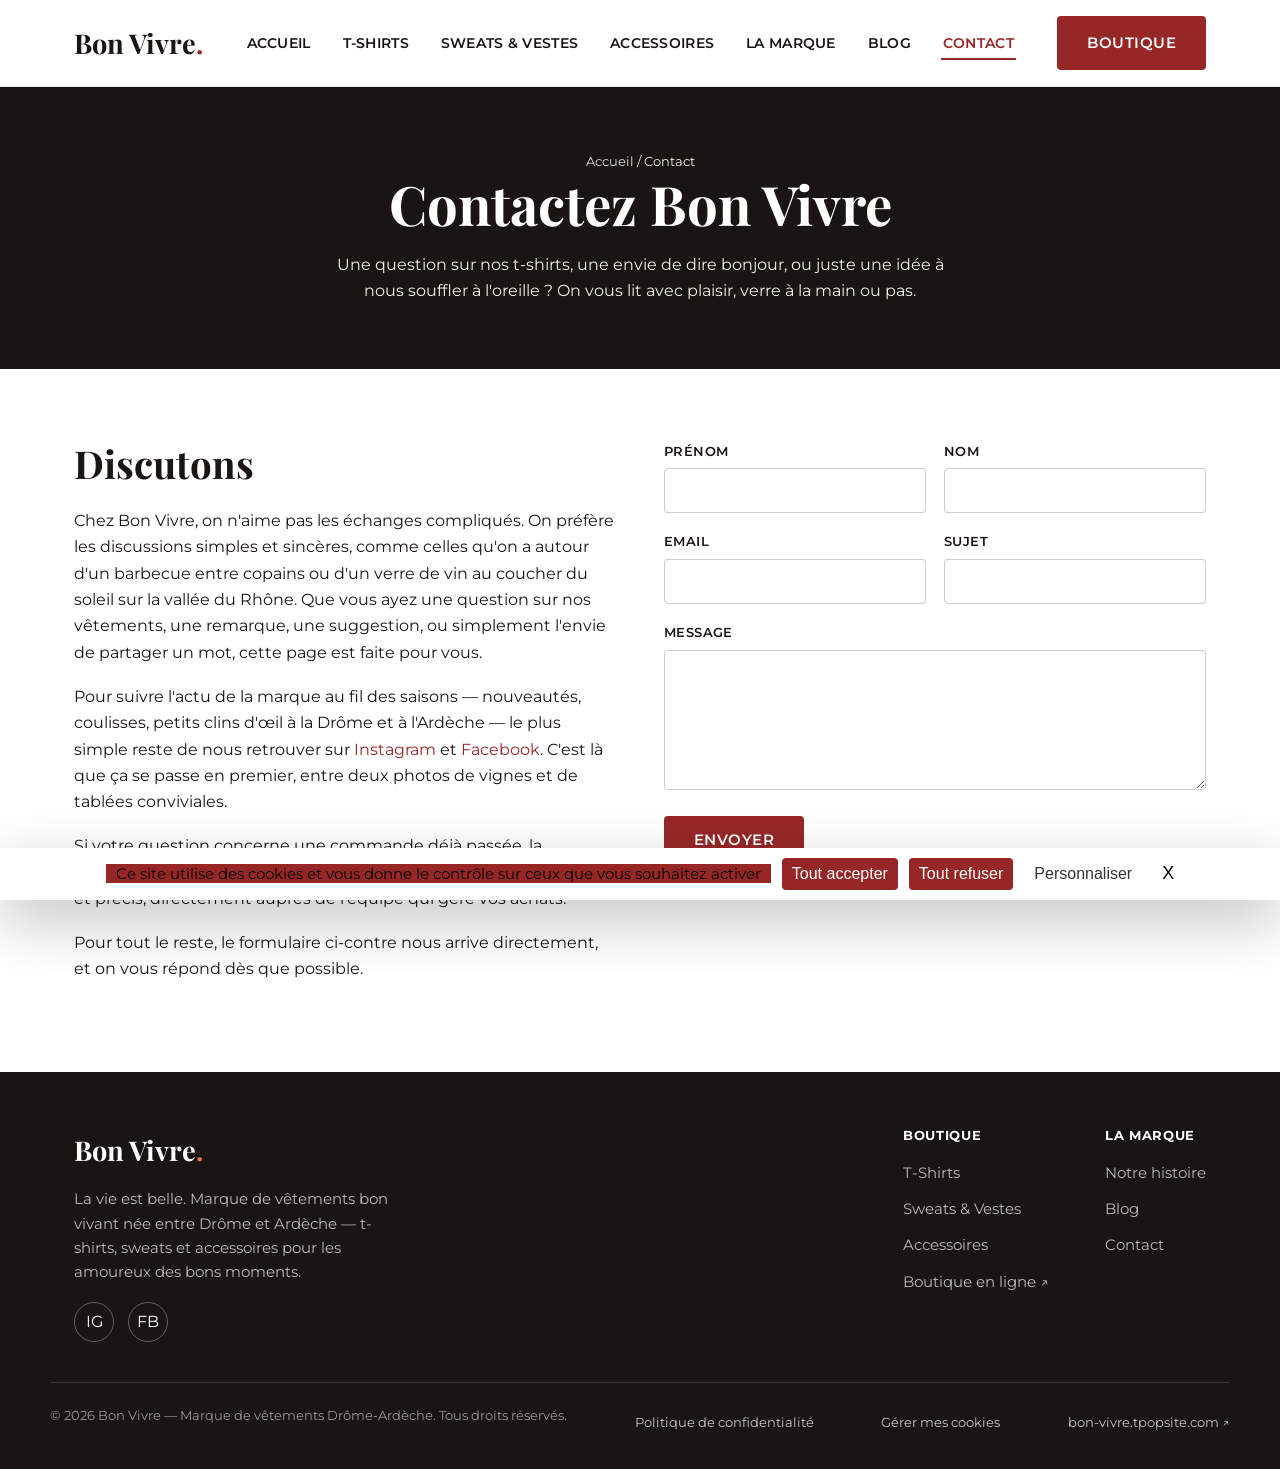
<file: contact.html>
<!DOCTYPE html>
<html lang="fr">
<head>
<!-- Gestion du consentement (tarteaucitron) avant Google Tag Manager -->
<script>var tarteaucitronForceLanguage = 'fr';</script>
<script src="tarteaucitron/tarteaucitron.js"></script>
<script src="tarteaucitron/tarteaucitron.services.js"></script>
<script>
tarteaucitron.init({
    "hashtag": "#tarteaucitron",
    "cookieName": "tarteaucitron",
    "orientation": "bottom",
    "showAlertSmall": false,
    "cookieslist": true,
    "adblocker": false,
    "AcceptAllCta": true,
    "DenyAllCta": true,
    "highPrivacy": true,
    "handleBrowserDNTRequest": false,
    "removeCredit": true,
    "useExternalCss": false,
    "useExternalJs": false,
    "showIcon": true,
    "iconPosition": "BottomRight",
    "closePopup": true,
    "googleConsentMode": false
});
tarteaucitron.user.googletagmanagerId = 'GTM-PWZVBS6G';
(tarteaucitron.job = tarteaucitron.job || []).push('googletagmanager');
</script>
<!-- Fin gestion du consentement -->
<meta charset="UTF-8">
<meta name="viewport" content="width=device-width, initial-scale=1.0">
<title>Contact – Bon Vivre, Marque de Vêtements Drôme-Ardèche</title>
<meta name="description" content="Une question sur nos t-shirts, sweats ou accessoires ? Contactez Bon Vivre ou suivez-nous sur Instagram et Facebook.">
<meta name="robots" content="index, follow">
<link rel="canonical" href="https://bonvivre-original.fr/contact.html">
<meta property="og:type" content="website">
<meta property="og:site_name" content="Bon Vivre">
<meta property="og:title" content="Contact – Bon Vivre, Marque de Vêtements Drôme-Ardèche">
<meta property="og:description" content="Une question sur nos t-shirts, sweats ou accessoires ? Contactez Bon Vivre ou suivez-nous sur Instagram et Facebook.">
<meta property="og:url" content="https://bonvivre-original.fr/contact.html">
<meta property="og:locale" content="fr_FR">
<meta name="twitter:card" content="summary">
<meta name="twitter:title" content="Contact – Bon Vivre">
<meta name="twitter:description" content="Une question sur nos t-shirts, sweats ou accessoires ? Contactez Bon Vivre ou suivez-nous sur Instagram et Facebook.">
<link rel="icon" type="image/svg+xml" href="images/favicon.svg">
<link rel="icon" type="image/png" sizes="32x32" href="images/favicon-32.png">
<link rel="icon" type="image/png" sizes="16x16" href="images/favicon-16.png">
<link rel="shortcut icon" href="favicon.ico">
<link rel="apple-touch-icon" sizes="180x180" href="images/apple-touch-icon.png">
<link rel="preconnect" href="https://fonts.googleapis.com">
<link rel="preconnect" href="https://fonts.gstatic.com" crossorigin>
<link href="https://fonts.googleapis.com/css2?family=Playfair+Display:wght@400;700;900&family=Montserrat:wght@400;500;600;700&family=Anton&display=swap" rel="stylesheet">
<link rel="stylesheet" href="css/styles.css">
<meta name="theme-color" content="#972727">
<script type="application/ld+json">
{
  "@context": "https://schema.org",
  "@type": "Organization",
  "name": "Bon Vivre",
  "url": "https://bonvivre-original.fr/",
  "logo": "https://bonvivre-original.fr/images/favicon.svg",
  "description": "Bon Vivre est une marque locale de vêtements née entre la Drôme et l'Ardèche, pensée pour les amoureux des bons moments.",
  "sameAs": [
    "https://www.instagram.com/bonvivre.original/",
    "https://www.facebook.com/bonvivre.original/",
    "https://bon-vivre.tpopsite.com/"
  ]
}
</script>
<script type="application/ld+json">
{
  "@context": "https://schema.org",
  "@type": "BreadcrumbList",
  "itemListElement": [
    {"@type": "ListItem", "position": 1, "name": "Accueil", "item": "https://bonvivre-original.fr/index.html"},
    {"@type": "ListItem", "position": 2, "name": "Contact", "item": "https://bonvivre-original.fr/contact.html"}
  ]
}
</script>
</head>
<body>
<a href="#main" class="skip-link">Aller au contenu</a>
<header class="site-header">
  <div class="container header-inner">
    <a href="index.html" class="logo" aria-label="Bon Vivre – Retour à l'accueil">Bon Vivre<span class="logo-dot">.</span></a>
    <nav class="main-nav" aria-label="Navigation principale">
      <button class="nav-toggle" type="button" aria-expanded="false" aria-controls="primary-menu" aria-label="Ouvrir le menu">
        <span></span><span></span><span></span>
      </button>
      <ul id="primary-menu" class="nav-menu">
        <li><a href="index.html">Accueil</a></li>
        <li><a href="tshirts.html">T-Shirts</a></li>
        <li><a href="sweats-polaires.html">Sweats &amp; Vestes</a></li>
        <li><a href="accessoires.html">Accessoires</a></li>
        <li><a href="la-marque.html">La Marque</a></li>
        <li><a href="blog.html">Blog</a></li>
        <li><a href="contact.html" class="active">Contact</a></li>
      </ul>
    </nav>
    <div class="header-actions">
      <a href="https://bon-vivre.tpopsite.com/" class="btn btn-shop" target="_blank" rel="noopener">Boutique</a>
    </div>
  </div>
</header>

<main id="main">
<section class="page-hero">
  <div class="container">
    <p class="breadcrumbs"><a href="index.html">Accueil</a> / Contact</p>
    <h1>Contactez Bon Vivre</h1>
    <p>Une question sur nos t-shirts, une envie de dire bonjour, ou juste une idée à nous souffler à l'oreille ? On vous lit avec plaisir, verre à la main ou pas.</p>
  </div>
</section>

<section>
  <div class="container">
    <div class="contact-info-grid">
      <div>
        <h2>Discutons</h2>
        <p>Chez Bon Vivre, on n'aime pas les échanges compliqués. On préfère les discussions simples et sincères, comme celles qu'on a autour d'un barbecue entre copains ou d'un verre de vin au coucher du soleil sur la vallée du Rhône. Que vous ayez une question sur nos vêtements, une remarque, une suggestion, ou simplement l'envie de partager un mot, cette page est faite pour vous.</p>
        <p>Pour suivre l'actu de la marque au fil des saisons — nouveautés, coulisses, petits clins d'œil à la Drôme et à l'Ardèche — le plus simple reste de nous retrouver sur <a href="https://www.instagram.com/bonvivre.original/" target="_blank" rel="noopener">Instagram</a> et <a href="https://www.facebook.com/bonvivre.original/" target="_blank" rel="noopener">Facebook</a>. C'est là que ça se passe en premier, entre deux photos de vignes et de tablées conviviales.</p>
        <p>Si votre question concerne une commande déjà passée, la <a href="https://bon-vivre.tpopsite.com/" target="_blank" rel="noopener">boutique en ligne</a> reste la meilleure ressource pour un suivi rapide et précis, directement auprès de l'équipe qui gère vos achats.</p>
        <p>Pour tout le reste, le formulaire ci-contre nous arrive directement, et on vous répond dès que possible.</p>
      </div>
      <div>
        <form id="contact-form" class="form-grid" action="https://api.web3forms.com/submit" method="POST">
          <input type="hidden" name="access_key" value="6f5b4718-0130-42d2-9987-cfe247926049">
          <input type="hidden" name="from_name" value="Site Bon Vivre">
          <input type="checkbox" name="botcheck" style="display:none" tabindex="-1" autocomplete="off">
          <div>
            <label for="firstname">Prénom</label>
            <input type="text" id="firstname" name="firstname" required>
          </div>
          <div>
            <label for="name">Nom</label>
            <input type="text" id="name" name="name" required>
          </div>
          <div>
            <label for="email">Email</label>
            <input type="email" id="email" name="email" required>
          </div>
          <div>
            <label for="subject">Sujet</label>
            <input type="text" id="subject" name="subject">
          </div>
          <div class="full">
            <label for="message">Message</label>
            <textarea id="message" name="message" rows="6" required></textarea>
          </div>
          <div class="full">
            <button type="submit" class="btn btn-primary">Envoyer</button>
            <p class="form-note" id="form-note">Votre message est transmis directement à Bon Vivre.</p>
          </div>
        </form>
      </div>
    </div>
  </div>
</section>
</main>

<footer class="site-footer">
  <div class="container footer-inner">
    <div class="footer-brand">
      <a href="index.html" class="logo" aria-label="Bon Vivre – Retour à l'accueil">Bon Vivre<span class="logo-dot">.</span></a>
      <p>La vie est belle. Marque de vêtements bon vivant née entre Drôme et Ardèche — t-shirts, sweats et accessoires pour les amoureux des bons moments.</p>
      <div class="social-links">
        <a href="https://www.instagram.com/bonvivre.original/" target="_blank" rel="noopener" aria-label="Bon Vivre sur Instagram"><span aria-hidden="true">IG</span></a>
        <a href="https://www.facebook.com/bonvivre.original/" target="_blank" rel="noopener" aria-label="Bon Vivre sur Facebook"><span aria-hidden="true">FB</span></a>
      </div>
    </div>
    <div class="footer-nav-cols">
      <div class="footer-col">
        <h4>Boutique</h4>
        <ul>
          <li><a href="tshirts.html">T-Shirts</a></li>
          <li><a href="sweats-polaires.html">Sweats &amp; Vestes</a></li>
          <li><a href="accessoires.html">Accessoires</a></li>
          <li><a href="https://bon-vivre.tpopsite.com/" target="_blank" rel="noopener">Boutique en ligne ↗</a></li>
        </ul>
      </div>
      <div class="footer-col">
        <h4>La marque</h4>
        <ul>
          <li><a href="la-marque.html">Notre histoire</a></li>
          <li><a href="blog.html">Blog</a></li>
          <li><a href="contact.html">Contact</a></li>
        </ul>
      </div>
    </div>
  </div>
  <div class="container footer-bottom">
    <p>© 2026 Bon Vivre — Marque de vêtements Drôme-Ardèche. Tous droits réservés.</p>
    <a href="politique-de-confidentialite.html">Politique de confidentialité</a>
    <a href="#" onclick="tarteaucitron.userInterface.openPanel(); return false;">Gérer mes cookies</a>
    <a href="https://bon-vivre.tpopsite.com/" target="_blank" rel="noopener">bon-vivre.tpopsite.com ↗</a>
  </div>
</footer>
<script src="js/script.js?v=2"></script>
</body>
</html>
</file>
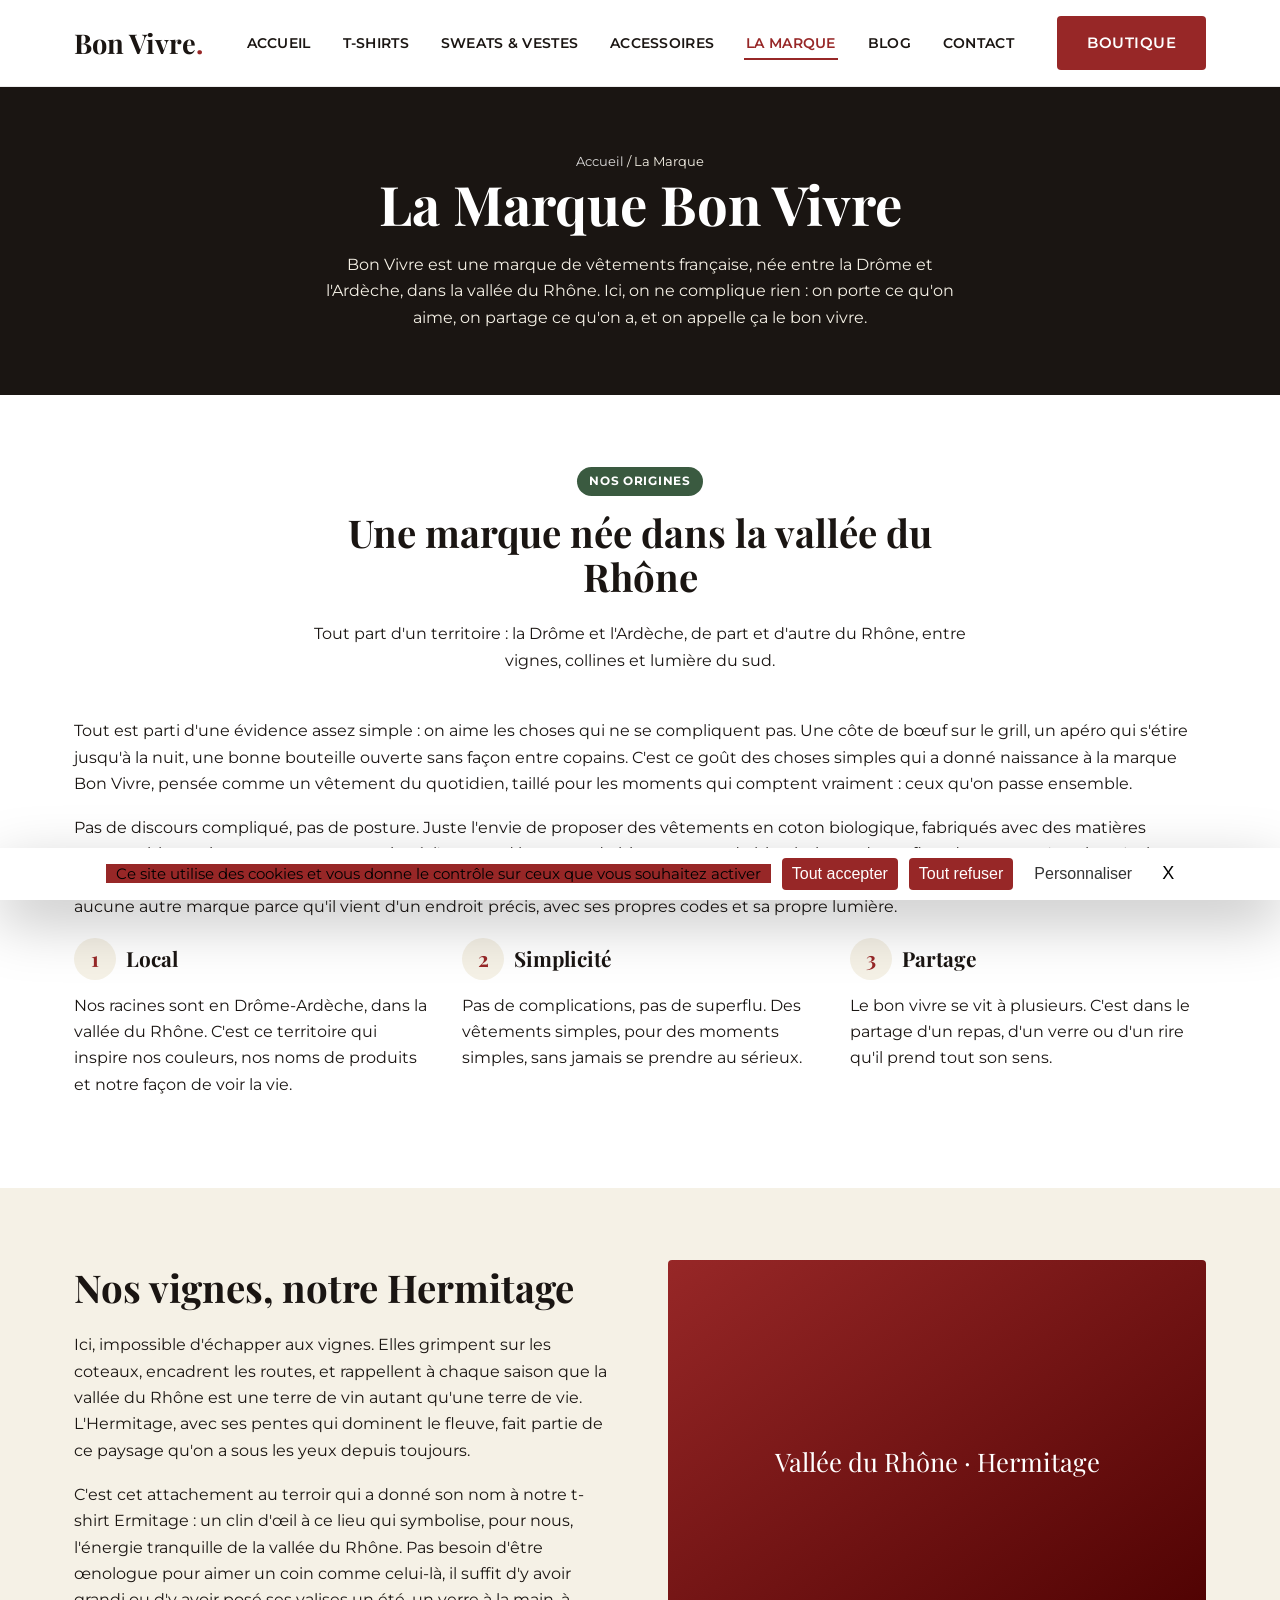
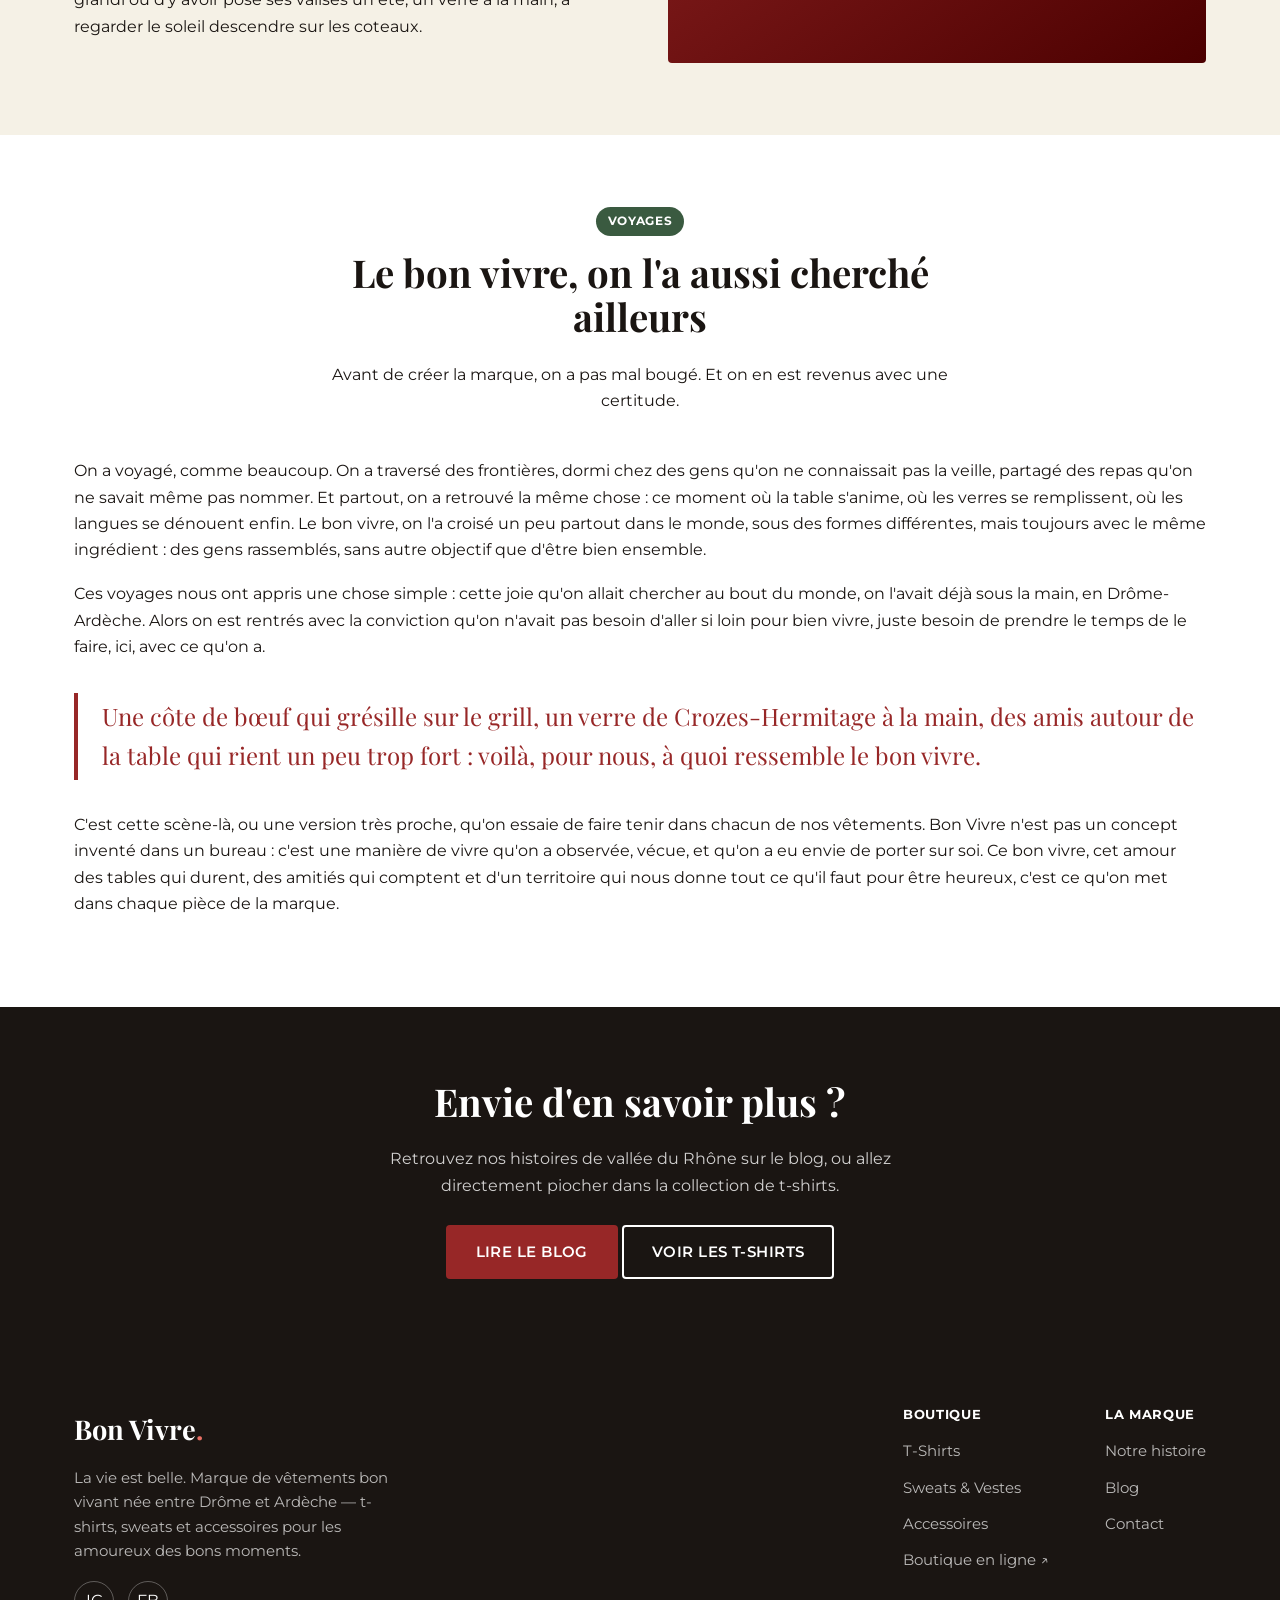
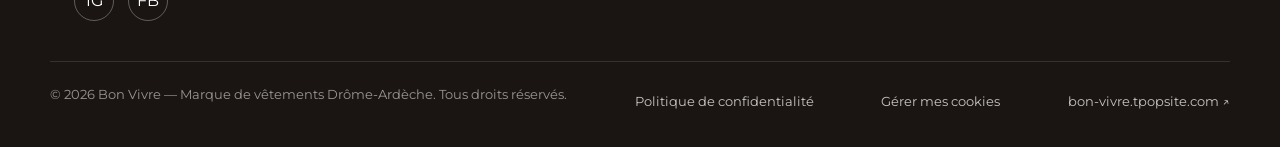
<file: la-marque.html>
<!DOCTYPE html>
<html lang="fr">
<head>
<!-- Gestion du consentement (tarteaucitron) avant Google Tag Manager -->
<script>var tarteaucitronForceLanguage = 'fr';</script>
<script src="tarteaucitron/tarteaucitron.js"></script>
<script src="tarteaucitron/tarteaucitron.services.js"></script>
<script>
tarteaucitron.init({
    "hashtag": "#tarteaucitron",
    "cookieName": "tarteaucitron",
    "orientation": "bottom",
    "showAlertSmall": false,
    "cookieslist": true,
    "adblocker": false,
    "AcceptAllCta": true,
    "DenyAllCta": true,
    "highPrivacy": true,
    "handleBrowserDNTRequest": false,
    "removeCredit": true,
    "useExternalCss": false,
    "useExternalJs": false,
    "showIcon": true,
    "iconPosition": "BottomRight",
    "closePopup": true,
    "googleConsentMode": false
});
tarteaucitron.user.googletagmanagerId = 'GTM-PWZVBS6G';
(tarteaucitron.job = tarteaucitron.job || []).push('googletagmanager');
</script>
<!-- Fin gestion du consentement -->
<meta charset="UTF-8">
<meta name="viewport" content="width=device-width, initial-scale=1.0">
<title>La Marque Bon Vivre – Notre Histoire en Drôme-Ardèche</title>
<meta name="description" content="Bon Vivre est né en Drôme-Ardèche, entre vignes de l'Hermitage, apéros entre copains et voyages à l'étranger. Découvrez notre histoire.">
<meta name="robots" content="index, follow">
<link rel="canonical" href="https://bonvivre-original.fr/la-marque.html">
<meta property="og:type" content="website">
<meta property="og:site_name" content="Bon Vivre">
<meta property="og:title" content="La Marque Bon Vivre – Notre Histoire en Drôme-Ardèche">
<meta property="og:description" content="Bon Vivre est né en Drôme-Ardèche, entre vignes de l'Hermitage, apéros entre copains et voyages à l'étranger. Découvrez notre histoire.">
<meta property="og:url" content="https://bonvivre-original.fr/la-marque.html">
<meta property="og:locale" content="fr_FR">
<meta name="twitter:card" content="summary">
<meta name="twitter:title" content="La Marque Bon Vivre – Notre Histoire en Drôme-Ardèche">
<meta name="twitter:description" content="Bon Vivre est né en Drôme-Ardèche, entre vignes de l'Hermitage, apéros entre copains et voyages à l'étranger. Découvrez notre histoire.">
<link rel="icon" type="image/svg+xml" href="images/favicon.svg">
<link rel="icon" type="image/png" sizes="32x32" href="images/favicon-32.png">
<link rel="icon" type="image/png" sizes="16x16" href="images/favicon-16.png">
<link rel="shortcut icon" href="favicon.ico">
<link rel="apple-touch-icon" sizes="180x180" href="images/apple-touch-icon.png">
<link rel="preconnect" href="https://fonts.googleapis.com">
<link rel="preconnect" href="https://fonts.gstatic.com" crossorigin>
<link href="https://fonts.googleapis.com/css2?family=Playfair+Display:wght@400;700;900&family=Montserrat:wght@400;500;600;700&family=Anton&display=swap" rel="stylesheet">
<link rel="stylesheet" href="css/styles.css">
<meta name="theme-color" content="#972727">
<script type="application/ld+json">
{
  "@context": "https://schema.org",
  "@type": "Organization",
  "name": "Bon Vivre",
  "url": "https://bonvivre-original.fr/",
  "logo": "https://bonvivre-original.fr/images/favicon.svg",
  "description": "Bon Vivre est une marque locale de vêtements née entre la Drôme et l'Ardèche, pensée pour les amoureux des bons moments.",
  "sameAs": [
    "https://www.instagram.com/bonvivre.original/",
    "https://www.facebook.com/bonvivre.original/",
    "https://bon-vivre.tpopsite.com/"
  ]
}
</script>
<script type="application/ld+json">
{
  "@context": "https://schema.org",
  "@type": "BreadcrumbList",
  "itemListElement": [
    {"@type": "ListItem", "position": 1, "name": "Accueil", "item": "https://bonvivre-original.fr/index.html"},
    {"@type": "ListItem", "position": 2, "name": "La Marque", "item": "https://bonvivre-original.fr/la-marque.html"}
  ]
}
</script>
</head>
<body>
<a href="#main" class="skip-link">Aller au contenu</a>
<header class="site-header">
  <div class="container header-inner">
    <a href="index.html" class="logo" aria-label="Bon Vivre – Retour à l'accueil">Bon Vivre<span class="logo-dot">.</span></a>
    <nav class="main-nav" aria-label="Navigation principale">
      <button class="nav-toggle" type="button" aria-expanded="false" aria-controls="primary-menu" aria-label="Ouvrir le menu">
        <span></span><span></span><span></span>
      </button>
      <ul id="primary-menu" class="nav-menu">
        <li><a href="index.html">Accueil</a></li>
        <li><a href="tshirts.html">T-Shirts</a></li>
        <li><a href="sweats-polaires.html">Sweats &amp; Vestes</a></li>
        <li><a href="accessoires.html">Accessoires</a></li>
        <li><a href="la-marque.html" class="active">La Marque</a></li>
        <li><a href="blog.html">Blog</a></li>
        <li><a href="contact.html">Contact</a></li>
      </ul>
    </nav>
    <div class="header-actions">
      <a href="https://bon-vivre.tpopsite.com/" class="btn btn-shop" target="_blank" rel="noopener">Boutique</a>
    </div>
  </div>
</header>

<main id="main">
<section class="page-hero">
  <div class="container">
    <p class="breadcrumbs"><a href="index.html">Accueil</a> / La Marque</p>
    <h1>La Marque Bon Vivre</h1>
    <p>Bon Vivre est une marque de vêtements française, née entre la Drôme et l'Ardèche, dans la vallée du Rhône. Ici, on ne complique rien : on porte ce qu'on aime, on partage ce qu'on a, et on appelle ça le bon vivre.</p>
  </div>
</section>

<section>
  <div class="container">
    <div class="section-header">
      <span class="tag">Nos origines</span>
      <h2>Une marque née dans la vallée du Rhône</h2>
      <p>Tout part d'un territoire : la Drôme et l'Ardèche, de part et d'autre du Rhône, entre vignes, collines et lumière du sud.</p>
    </div>
    <p>Tout est parti d'une évidence assez simple : on aime les choses qui ne se compliquent pas. Une côte de bœuf sur le grill, un apéro qui s'étire jusqu'à la nuit, une bonne bouteille ouverte sans façon entre copains. C'est ce goût des choses simples qui a donné naissance à la marque Bon Vivre, pensée comme un vêtement du quotidien, taillé pour les moments qui comptent vraiment : ceux qu'on passe ensemble.</p>
    <p>Pas de discours compliqué, pas de posture. Juste l'envie de proposer des vêtements en coton biologique, fabriqués avec des matières responsables, qui accompagnent une vie où l'on prend le temps de bien manger, de bien boire et de profiter des gens qu'on aime. Le bon vivre, c'est un peu la marque de fabrique de ce territoire, et on a eu envie d'en faire notre nom. Un bon vivre original, qui ne ressemble à aucune autre marque parce qu'il vient d'un endroit précis, avec ses propres codes et sa propre lumière.</p>
    <div class="feature-grid">
      <div class="feature-item">
        <h3><span class="feature-icon">1</span> Local</h3>
        <p>Nos racines sont en Drôme-Ardèche, dans la vallée du Rhône. C'est ce territoire qui inspire nos couleurs, nos noms de produits et notre façon de voir la vie.</p>
      </div>
      <div class="feature-item">
        <h3><span class="feature-icon">2</span> Simplicité</h3>
        <p>Pas de complications, pas de superflu. Des vêtements simples, pour des moments simples, sans jamais se prendre au sérieux.</p>
      </div>
      <div class="feature-item">
        <h3><span class="feature-icon">3</span> Partage</h3>
        <p>Le bon vivre se vit à plusieurs. C'est dans le partage d'un repas, d'un verre ou d'un rire qu'il prend tout son sens.</p>
      </div>
    </div>
  </div>
</section>

<section class="section-cream">
  <div class="container">
    <div class="two-col">
      <div>
        <h2>Nos vignes, notre Hermitage</h2>
        <p>Ici, impossible d'échapper aux vignes. Elles grimpent sur les coteaux, encadrent les routes, et rappellent à chaque saison que la vallée du Rhône est une terre de vin autant qu'une terre de vie. L'Hermitage, avec ses pentes qui dominent le fleuve, fait partie de ce paysage qu'on a sous les yeux depuis toujours.</p>
        <p>C'est cet attachement au terroir qui a donné son nom à notre t-shirt Ermitage : un clin d'œil à ce lieu qui symbolise, pour nous, l'énergie tranquille de la vallée du Rhône. Pas besoin d'être œnologue pour aimer un coin comme celui-là, il suffit d'y avoir grandi ou d'y avoir posé ses valises un été, un verre à la main, à regarder le soleil descendre sur les coteaux.</p>
      </div>
      <div class="media-block">Vallée du Rhône · Hermitage</div>
    </div>
  </div>
</section>

<section>
  <div class="container">
    <div class="section-header">
      <span class="tag">Voyages</span>
      <h2>Le bon vivre, on l'a aussi cherché ailleurs</h2>
      <p>Avant de créer la marque, on a pas mal bougé. Et on en est revenus avec une certitude.</p>
    </div>
    <p>On a voyagé, comme beaucoup. On a traversé des frontières, dormi chez des gens qu'on ne connaissait pas la veille, partagé des repas qu'on ne savait même pas nommer. Et partout, on a retrouvé la même chose : ce moment où la table s'anime, où les verres se remplissent, où les langues se dénouent enfin. Le bon vivre, on l'a croisé un peu partout dans le monde, sous des formes différentes, mais toujours avec le même ingrédient : des gens rassemblés, sans autre objectif que d'être bien ensemble.</p>
    <p>Ces voyages nous ont appris une chose simple : cette joie qu'on allait chercher au bout du monde, on l'avait déjà sous la main, en Drôme-Ardèche. Alors on est rentrés avec la conviction qu'on n'avait pas besoin d'aller si loin pour bien vivre, juste besoin de prendre le temps de le faire, ici, avec ce qu'on a.</p>
    <blockquote class="pull-quote">Une côte de bœuf qui grésille sur le grill, un verre de Crozes-Hermitage à la main, des amis autour de la table qui rient un peu trop fort : voilà, pour nous, à quoi ressemble le bon vivre.</blockquote>
    <p>C'est cette scène-là, ou une version très proche, qu'on essaie de faire tenir dans chacun de nos vêtements. Bon Vivre n'est pas un concept inventé dans un bureau : c'est une manière de vivre qu'on a observée, vécue, et qu'on a eu envie de porter sur soi. Ce bon vivre, cet amour des tables qui durent, des amitiés qui comptent et d'un territoire qui nous donne tout ce qu'il faut pour être heureux, c'est ce qu'on met dans chaque pièce de la marque.</p>
  </div>
</section>

<section class="cta-band">
  <div class="container">
    <h2>Envie d'en savoir plus ?</h2>
    <p>Retrouvez nos histoires de vallée du Rhône sur le blog, ou allez directement piocher dans la collection de t-shirts.</p>
    <a class="btn btn-primary" href="blog.html">Lire le blog</a>
    <a class="btn btn-outline-light" href="tshirts.html">Voir les t-shirts</a>
  </div>
</section>
</main>

<footer class="site-footer">
  <div class="container footer-inner">
    <div class="footer-brand">
      <a href="index.html" class="logo" aria-label="Bon Vivre – Retour à l'accueil">Bon Vivre<span class="logo-dot">.</span></a>
      <p>La vie est belle. Marque de vêtements bon vivant née entre Drôme et Ardèche — t-shirts, sweats et accessoires pour les amoureux des bons moments.</p>
      <div class="social-links">
        <a href="https://www.instagram.com/bonvivre.original/" target="_blank" rel="noopener" aria-label="Bon Vivre sur Instagram"><span aria-hidden="true">IG</span></a>
        <a href="https://www.facebook.com/bonvivre.original/" target="_blank" rel="noopener" aria-label="Bon Vivre sur Facebook"><span aria-hidden="true">FB</span></a>
      </div>
    </div>
    <div class="footer-nav-cols">
      <div class="footer-col">
        <h4>Boutique</h4>
        <ul>
          <li><a href="tshirts.html">T-Shirts</a></li>
          <li><a href="sweats-polaires.html">Sweats &amp; Vestes</a></li>
          <li><a href="accessoires.html">Accessoires</a></li>
          <li><a href="https://bon-vivre.tpopsite.com/" target="_blank" rel="noopener">Boutique en ligne ↗</a></li>
        </ul>
      </div>
      <div class="footer-col">
        <h4>La marque</h4>
        <ul>
          <li><a href="la-marque.html">Notre histoire</a></li>
          <li><a href="blog.html">Blog</a></li>
          <li><a href="contact.html">Contact</a></li>
        </ul>
      </div>
    </div>
  </div>
  <div class="container footer-bottom">
    <p>© 2026 Bon Vivre — Marque de vêtements Drôme-Ardèche. Tous droits réservés.</p>
    <a href="politique-de-confidentialite.html">Politique de confidentialité</a>
    <a href="#" onclick="tarteaucitron.userInterface.openPanel(); return false;">Gérer mes cookies</a>
    <a href="https://bon-vivre.tpopsite.com/" target="_blank" rel="noopener">bon-vivre.tpopsite.com ↗</a>
  </div>
</footer>
<script src="js/script.js?v=2"></script>
</body>
</html>
</file>
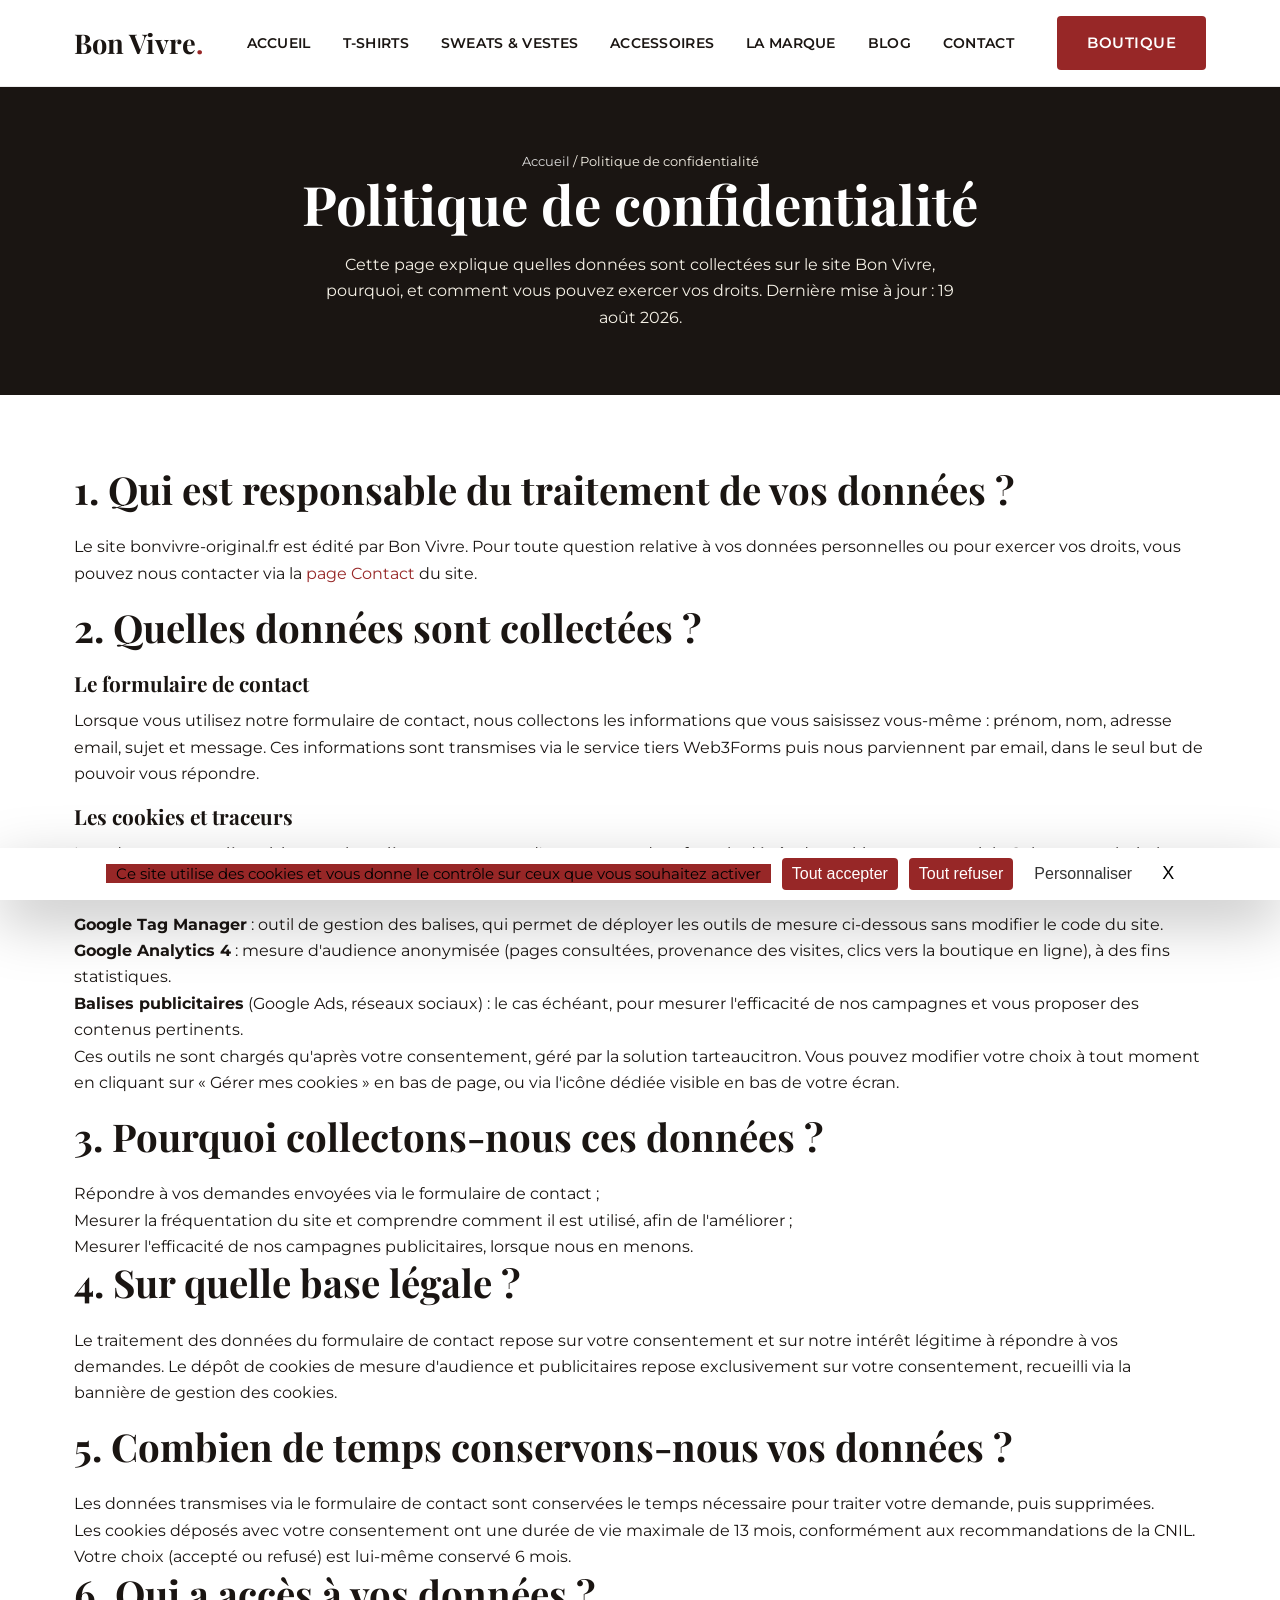
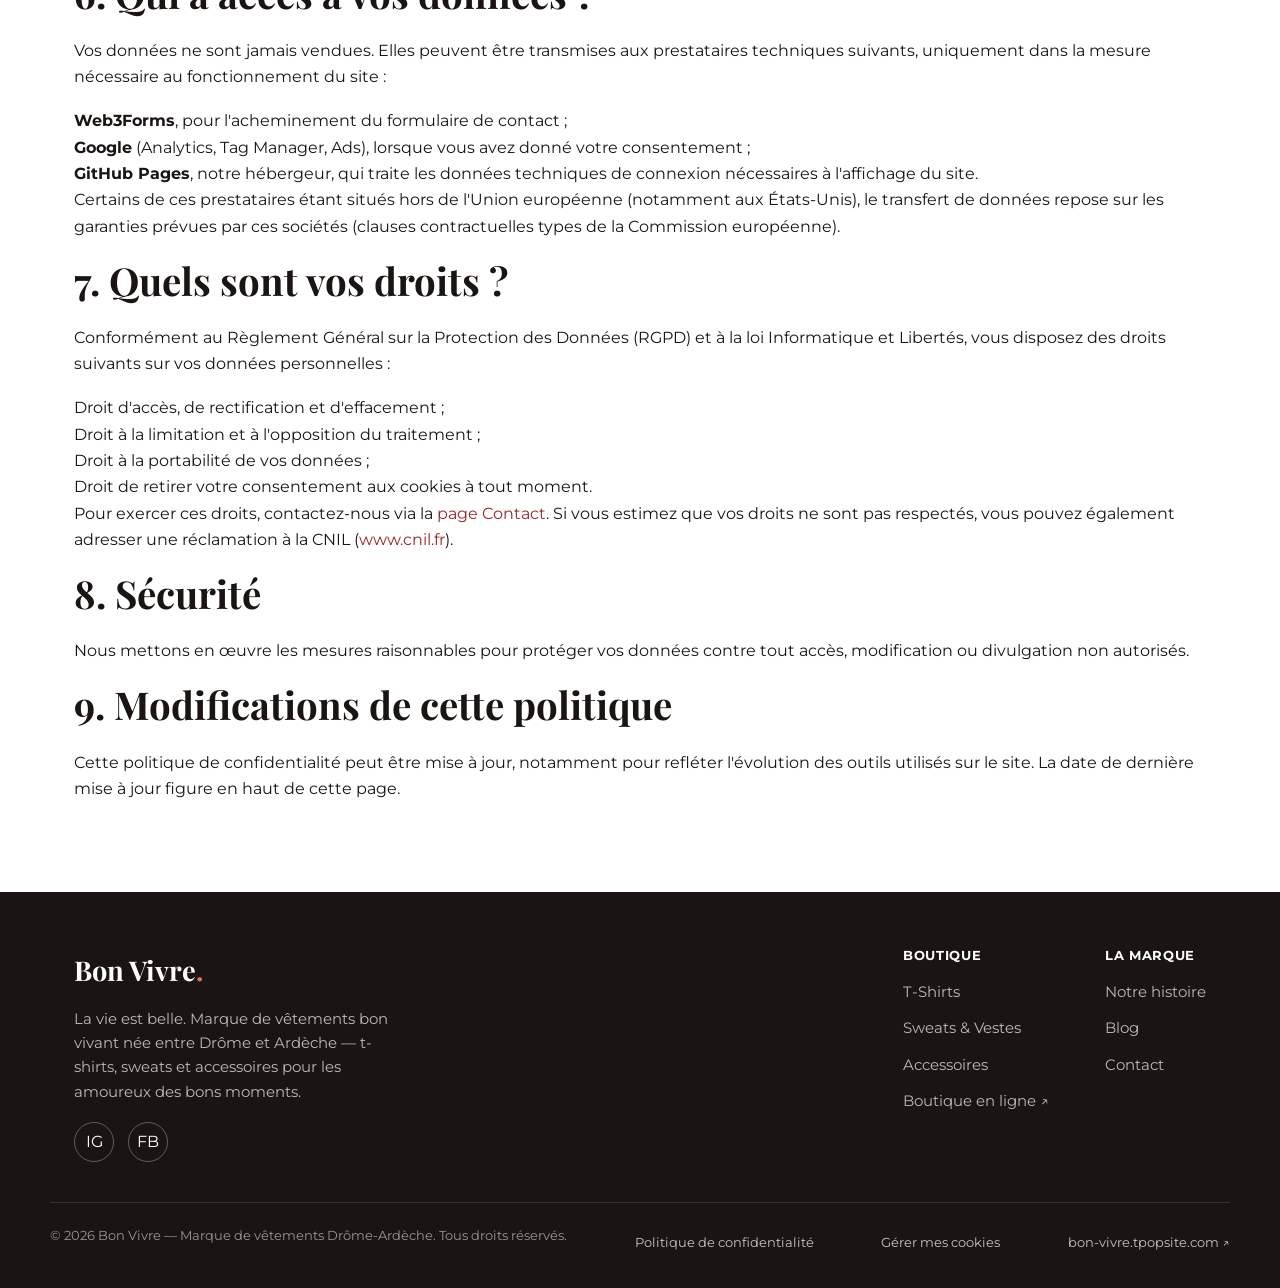
<file: politique-de-confidentialite.html>
<!DOCTYPE html>
<html lang="fr">
<head>
<!-- Gestion du consentement (tarteaucitron) avant Google Tag Manager -->
<script>var tarteaucitronForceLanguage = 'fr';</script>
<script src="tarteaucitron/tarteaucitron.js"></script>
<script src="tarteaucitron/tarteaucitron.services.js"></script>
<script>
tarteaucitron.init({
    "hashtag": "#tarteaucitron",
    "cookieName": "tarteaucitron",
    "orientation": "bottom",
    "showAlertSmall": false,
    "cookieslist": true,
    "adblocker": false,
    "AcceptAllCta": true,
    "DenyAllCta": true,
    "highPrivacy": true,
    "handleBrowserDNTRequest": false,
    "removeCredit": true,
    "useExternalCss": false,
    "useExternalJs": false,
    "showIcon": true,
    "iconPosition": "BottomRight",
    "closePopup": true,
    "googleConsentMode": false
});
tarteaucitron.user.googletagmanagerId = 'GTM-PWZVBS6G';
(tarteaucitron.job = tarteaucitron.job || []).push('googletagmanager');
</script>
<!-- Fin gestion du consentement -->
<meta charset="UTF-8">
<meta name="viewport" content="width=device-width, initial-scale=1.0">
<title>Politique de confidentialité – Bon Vivre</title>
<meta name="description" content="Politique de confidentialité du site Bon Vivre : données collectées, cookies, finalités et droits RGPD des visiteurs.">
<meta name="robots" content="index, follow">
<link rel="canonical" href="https://bonvivre-original.fr/politique-de-confidentialite.html">
<meta property="og:type" content="website">
<meta property="og:site_name" content="Bon Vivre">
<meta property="og:title" content="Politique de confidentialité – Bon Vivre">
<meta property="og:description" content="Politique de confidentialité du site Bon Vivre : données collectées, cookies, finalités et droits RGPD des visiteurs.">
<meta property="og:url" content="https://bonvivre-original.fr/politique-de-confidentialite.html">
<meta property="og:locale" content="fr_FR">
<meta name="twitter:card" content="summary">
<meta name="twitter:title" content="Politique de confidentialité – Bon Vivre">
<meta name="twitter:description" content="Politique de confidentialité du site Bon Vivre : données collectées, cookies, finalités et droits RGPD des visiteurs.">
<link rel="icon" type="image/svg+xml" href="images/favicon.svg">
<link rel="icon" type="image/png" sizes="32x32" href="images/favicon-32.png">
<link rel="icon" type="image/png" sizes="16x16" href="images/favicon-16.png">
<link rel="shortcut icon" href="favicon.ico">
<link rel="apple-touch-icon" sizes="180x180" href="images/apple-touch-icon.png">
<link rel="preconnect" href="https://fonts.googleapis.com">
<link rel="preconnect" href="https://fonts.gstatic.com" crossorigin>
<link href="https://fonts.googleapis.com/css2?family=Playfair+Display:wght@400;700;900&family=Montserrat:wght@400;500;600;700&family=Anton&display=swap" rel="stylesheet">
<link rel="stylesheet" href="css/styles.css">
<meta name="theme-color" content="#972727">
<script type="application/ld+json">
{
  "@context": "https://schema.org",
  "@type": "Organization",
  "name": "Bon Vivre",
  "url": "https://bonvivre-original.fr/",
  "logo": "https://bonvivre-original.fr/images/favicon.svg",
  "description": "Bon Vivre est une marque locale de vêtements née entre la Drôme et l'Ardèche, pensée pour les amoureux des bons moments.",
  "sameAs": [
    "https://www.instagram.com/bonvivre.original/",
    "https://www.facebook.com/bonvivre.original/",
    "https://bon-vivre.tpopsite.com/"
  ]
}
</script>
<script type="application/ld+json">
{
  "@context": "https://schema.org",
  "@type": "BreadcrumbList",
  "itemListElement": [
    {"@type": "ListItem", "position": 1, "name": "Accueil", "item": "https://bonvivre-original.fr/index.html"},
    {"@type": "ListItem", "position": 2, "name": "Politique de confidentialité", "item": "https://bonvivre-original.fr/politique-de-confidentialite.html"}
  ]
}
</script>
</head>
<body>
<a href="#main" class="skip-link">Aller au contenu</a>
<header class="site-header">
  <div class="container header-inner">
    <a href="index.html" class="logo" aria-label="Bon Vivre – Retour à l'accueil">Bon Vivre<span class="logo-dot">.</span></a>
    <nav class="main-nav" aria-label="Navigation principale">
      <button class="nav-toggle" type="button" aria-expanded="false" aria-controls="primary-menu" aria-label="Ouvrir le menu">
        <span></span><span></span><span></span>
      </button>
      <ul id="primary-menu" class="nav-menu">
        <li><a href="index.html">Accueil</a></li>
        <li><a href="tshirts.html">T-Shirts</a></li>
        <li><a href="sweats-polaires.html">Sweats &amp; Vestes</a></li>
        <li><a href="accessoires.html">Accessoires</a></li>
        <li><a href="la-marque.html">La Marque</a></li>
        <li><a href="blog.html">Blog</a></li>
        <li><a href="contact.html">Contact</a></li>
      </ul>
    </nav>
    <div class="header-actions">
      <a href="https://bon-vivre.tpopsite.com/" class="btn btn-shop" target="_blank" rel="noopener">Boutique</a>
    </div>
  </div>
</header>

<main id="main">
<section class="page-hero">
  <div class="container">
    <p class="breadcrumbs"><a href="index.html">Accueil</a> / Politique de confidentialité</p>
    <h1>Politique de confidentialité</h1>
    <p>Cette page explique quelles données sont collectées sur le site Bon Vivre, pourquoi, et comment vous pouvez exercer vos droits. Dernière mise à jour : 19 août 2026.</p>
  </div>
</section>

<section>
  <div class="container">
    <h2>1. Qui est responsable du traitement de vos données ?</h2>
    <p>Le site bonvivre-original.fr est édité par Bon Vivre. Pour toute question relative à vos données personnelles ou pour exercer vos droits, vous pouvez nous contacter via la <a href="contact.html">page Contact</a> du site.</p>

    <h2>2. Quelles données sont collectées ?</h2>
    <h3>Le formulaire de contact</h3>
    <p>Lorsque vous utilisez notre formulaire de contact, nous collectons les informations que vous saisissez vous-même : prénom, nom, adresse email, sujet et message. Ces informations sont transmises via le service tiers Web3Forms puis nous parviennent par email, dans le seul but de pouvoir vous répondre.</p>
    <h3>Les cookies et traceurs</h3>
    <p>Lors de votre première visite, une bannière vous permet d'accepter ou de refuser le dépôt de cookies non essentiels. Selon votre choix, les outils suivants peuvent être utilisés :</p>
    <ul>
      <li><strong>Google Tag Manager</strong> : outil de gestion des balises, qui permet de déployer les outils de mesure ci-dessous sans modifier le code du site.</li>
      <li><strong>Google Analytics 4</strong> : mesure d'audience anonymisée (pages consultées, provenance des visites, clics vers la boutique en ligne), à des fins statistiques.</li>
      <li><strong>Balises publicitaires</strong> (Google Ads, réseaux sociaux) : le cas échéant, pour mesurer l'efficacité de nos campagnes et vous proposer des contenus pertinents.</li>
    </ul>
    <p>Ces outils ne sont chargés qu'après votre consentement, géré par la solution tarteaucitron. Vous pouvez modifier votre choix à tout moment en cliquant sur « Gérer mes cookies » en bas de page, ou via l'icône dédiée visible en bas de votre écran.</p>

    <h2>3. Pourquoi collectons-nous ces données ?</h2>
    <ul>
      <li>Répondre à vos demandes envoyées via le formulaire de contact ;</li>
      <li>Mesurer la fréquentation du site et comprendre comment il est utilisé, afin de l'améliorer ;</li>
      <li>Mesurer l'efficacité de nos campagnes publicitaires, lorsque nous en menons.</li>
    </ul>

    <h2>4. Sur quelle base légale ?</h2>
    <p>Le traitement des données du formulaire de contact repose sur votre consentement et sur notre intérêt légitime à répondre à vos demandes. Le dépôt de cookies de mesure d'audience et publicitaires repose exclusivement sur votre consentement, recueilli via la bannière de gestion des cookies.</p>

    <h2>5. Combien de temps conservons-nous vos données ?</h2>
    <ul>
      <li>Les données transmises via le formulaire de contact sont conservées le temps nécessaire pour traiter votre demande, puis supprimées.</li>
      <li>Les cookies déposés avec votre consentement ont une durée de vie maximale de 13 mois, conformément aux recommandations de la CNIL. Votre choix (accepté ou refusé) est lui-même conservé 6 mois.</li>
    </ul>

    <h2>6. Qui a accès à vos données ?</h2>
    <p>Vos données ne sont jamais vendues. Elles peuvent être transmises aux prestataires techniques suivants, uniquement dans la mesure nécessaire au fonctionnement du site :</p>
    <ul>
      <li><strong>Web3Forms</strong>, pour l'acheminement du formulaire de contact ;</li>
      <li><strong>Google</strong> (Analytics, Tag Manager, Ads), lorsque vous avez donné votre consentement ;</li>
      <li><strong>GitHub Pages</strong>, notre hébergeur, qui traite les données techniques de connexion nécessaires à l'affichage du site.</li>
    </ul>
    <p>Certains de ces prestataires étant situés hors de l'Union européenne (notamment aux États-Unis), le transfert de données repose sur les garanties prévues par ces sociétés (clauses contractuelles types de la Commission européenne).</p>

    <h2>7. Quels sont vos droits ?</h2>
    <p>Conformément au Règlement Général sur la Protection des Données (RGPD) et à la loi Informatique et Libertés, vous disposez des droits suivants sur vos données personnelles :</p>
    <ul>
      <li>Droit d'accès, de rectification et d'effacement ;</li>
      <li>Droit à la limitation et à l'opposition du traitement ;</li>
      <li>Droit à la portabilité de vos données ;</li>
      <li>Droit de retirer votre consentement aux cookies à tout moment.</li>
    </ul>
    <p>Pour exercer ces droits, contactez-nous via la <a href="contact.html">page Contact</a>. Si vous estimez que vos droits ne sont pas respectés, vous pouvez également adresser une réclamation à la CNIL (<a href="https://www.cnil.fr" target="_blank" rel="noopener">www.cnil.fr</a>).</p>

    <h2>8. Sécurité</h2>
    <p>Nous mettons en œuvre les mesures raisonnables pour protéger vos données contre tout accès, modification ou divulgation non autorisés.</p>

    <h2>9. Modifications de cette politique</h2>
    <p>Cette politique de confidentialité peut être mise à jour, notamment pour refléter l'évolution des outils utilisés sur le site. La date de dernière mise à jour figure en haut de cette page.</p>
  </div>
</section>
</main>

<footer class="site-footer">
  <div class="container footer-inner">
    <div class="footer-brand">
      <a href="index.html" class="logo" aria-label="Bon Vivre – Retour à l'accueil">Bon Vivre<span class="logo-dot">.</span></a>
      <p>La vie est belle. Marque de vêtements bon vivant née entre Drôme et Ardèche — t-shirts, sweats et accessoires pour les amoureux des bons moments.</p>
      <div class="social-links">
        <a href="https://www.instagram.com/bonvivre.original/" target="_blank" rel="noopener" aria-label="Bon Vivre sur Instagram"><span aria-hidden="true">IG</span></a>
        <a href="https://www.facebook.com/bonvivre.original/" target="_blank" rel="noopener" aria-label="Bon Vivre sur Facebook"><span aria-hidden="true">FB</span></a>
      </div>
    </div>
    <div class="footer-nav-cols">
      <div class="footer-col">
        <h4>Boutique</h4>
        <ul>
          <li><a href="tshirts.html">T-Shirts</a></li>
          <li><a href="sweats-polaires.html">Sweats &amp; Vestes</a></li>
          <li><a href="accessoires.html">Accessoires</a></li>
          <li><a href="https://bon-vivre.tpopsite.com/" target="_blank" rel="noopener">Boutique en ligne ↗</a></li>
        </ul>
      </div>
      <div class="footer-col">
        <h4>La marque</h4>
        <ul>
          <li><a href="la-marque.html">Notre histoire</a></li>
          <li><a href="blog.html">Blog</a></li>
          <li><a href="contact.html">Contact</a></li>
        </ul>
      </div>
    </div>
  </div>
  <div class="container footer-bottom">
    <p>© 2026 Bon Vivre — Marque de vêtements Drôme-Ardèche. Tous droits réservés.</p>
    <a href="politique-de-confidentialite.html">Politique de confidentialité</a>
    <a href="#" onclick="tarteaucitron.userInterface.openPanel(); return false;">Gérer mes cookies</a>
    <a href="https://bon-vivre.tpopsite.com/" target="_blank" rel="noopener">bon-vivre.tpopsite.com ↗</a>
  </div>
</footer>
<script src="js/script.js?v=2"></script>
</body>
</html>
</file>
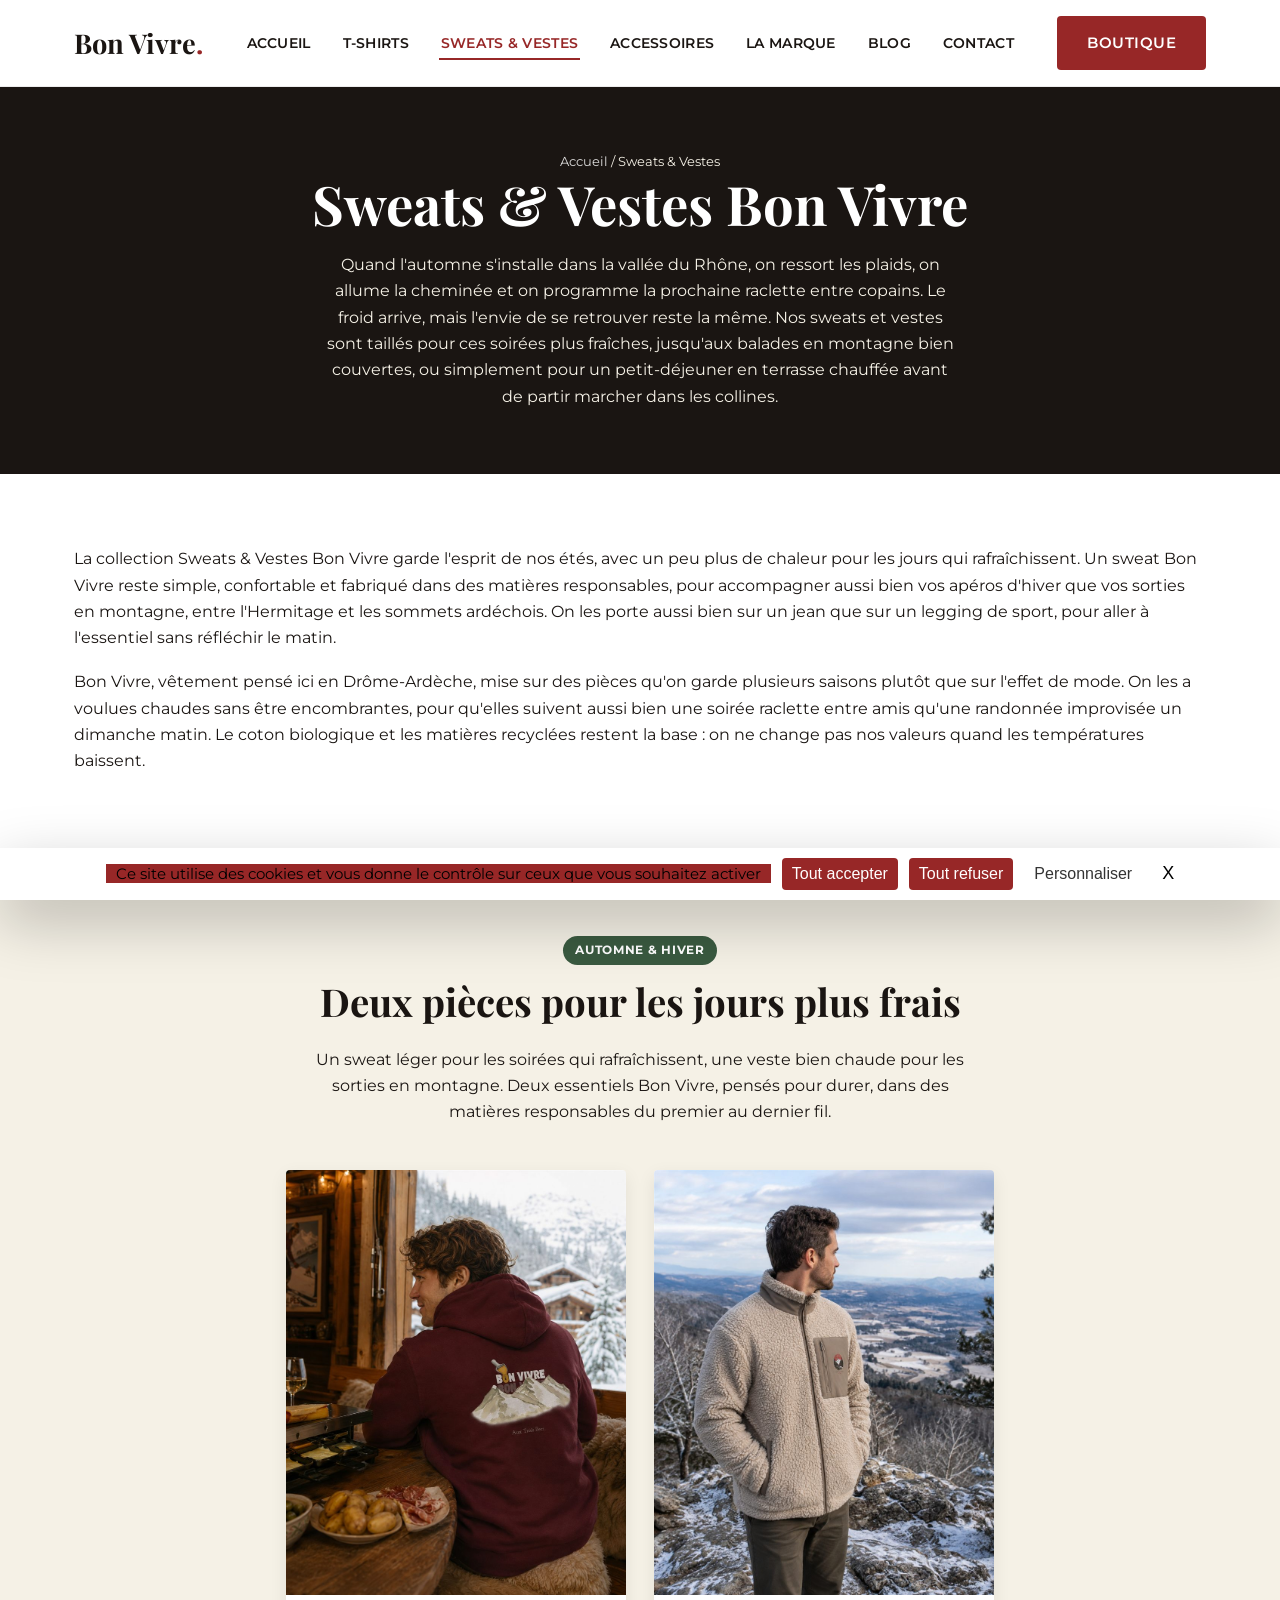
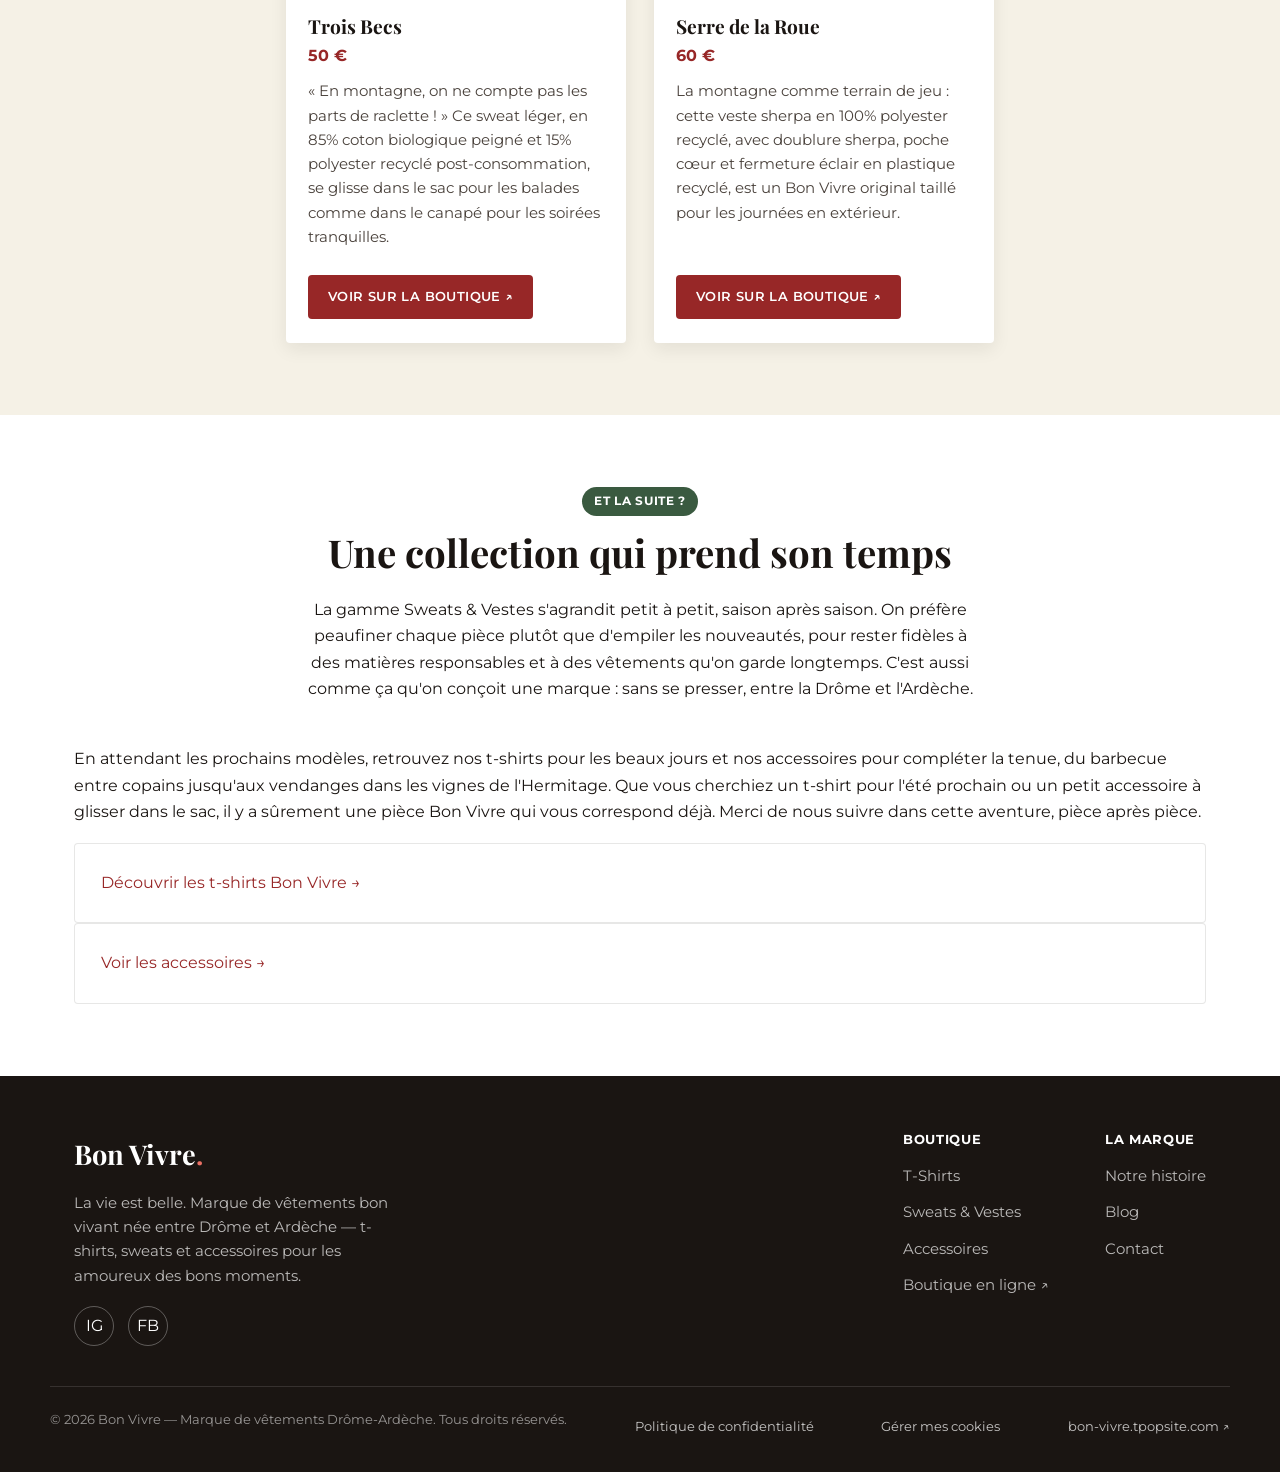
<file: sweats-polaires.html>
<!DOCTYPE html>
<html lang="fr">
<head>
<!-- Gestion du consentement (tarteaucitron) avant Google Tag Manager -->
<script>var tarteaucitronForceLanguage = 'fr';</script>
<script src="tarteaucitron/tarteaucitron.js"></script>
<script src="tarteaucitron/tarteaucitron.services.js"></script>
<script>
tarteaucitron.init({
    "hashtag": "#tarteaucitron",
    "cookieName": "tarteaucitron",
    "orientation": "bottom",
    "showAlertSmall": false,
    "cookieslist": true,
    "adblocker": false,
    "AcceptAllCta": true,
    "DenyAllCta": true,
    "highPrivacy": true,
    "handleBrowserDNTRequest": false,
    "removeCredit": true,
    "useExternalCss": false,
    "useExternalJs": false,
    "showIcon": true,
    "iconPosition": "BottomRight",
    "closePopup": true,
    "googleConsentMode": false
});
tarteaucitron.user.googletagmanagerId = 'GTM-PWZVBS6G';
(tarteaucitron.job = tarteaucitron.job || []).push('googletagmanager');
</script>
<!-- Fin gestion du consentement -->
<meta charset="UTF-8">
<meta name="viewport" content="width=device-width, initial-scale=1.0">
<title>Sweats &amp; Vestes Bon Vivre – Trois Becs, Serre de la Roue</title>
<meta name="description" content="Sweat Bon Vivre et veste sherpa Serre de la Roue : des pièces chaudes et bon vivant pour l'hiver, imaginées en Drôme-Ardèche.">
<meta name="robots" content="index, follow">
<link rel="canonical" href="https://bonvivre-original.fr/sweats-polaires.html">
<meta property="og:type" content="website">
<meta property="og:site_name" content="Bon Vivre">
<meta property="og:title" content="Sweats &amp; Vestes Bon Vivre – Trois Becs, Serre de la Roue">
<meta property="og:description" content="Sweat Bon Vivre et veste sherpa Serre de la Roue : des pièces chaudes et bon vivant pour l'hiver, imaginées en Drôme-Ardèche.">
<meta property="og:url" content="https://bonvivre-original.fr/sweats-polaires.html">
<meta property="og:locale" content="fr_FR">
<meta name="twitter:card" content="summary">
<meta name="twitter:title" content="Sweats &amp; Vestes Bon Vivre">
<meta name="twitter:description" content="Sweat Bon Vivre et veste sherpa Serre de la Roue : des pièces chaudes et bon vivant pour l'hiver, imaginées en Drôme-Ardèche.">
<link rel="icon" type="image/svg+xml" href="images/favicon.svg">
<link rel="icon" type="image/png" sizes="32x32" href="images/favicon-32.png">
<link rel="icon" type="image/png" sizes="16x16" href="images/favicon-16.png">
<link rel="shortcut icon" href="favicon.ico">
<link rel="apple-touch-icon" sizes="180x180" href="images/apple-touch-icon.png">
<link rel="preconnect" href="https://fonts.googleapis.com">
<link rel="preconnect" href="https://fonts.gstatic.com" crossorigin>
<link href="https://fonts.googleapis.com/css2?family=Playfair+Display:wght@400;700;900&family=Montserrat:wght@400;500;600;700&family=Anton&display=swap" rel="stylesheet">
<link rel="stylesheet" href="css/styles.css">
<meta name="theme-color" content="#972727">
<script type="application/ld+json">
{
  "@context": "https://schema.org",
  "@type": "Organization",
  "name": "Bon Vivre",
  "url": "https://bonvivre-original.fr/",
  "logo": "https://bonvivre-original.fr/images/favicon.svg",
  "description": "Bon Vivre est une marque locale de vêtements née entre la Drôme et l'Ardèche, pensée pour les amoureux des bons moments.",
  "sameAs": [
    "https://www.instagram.com/bonvivre.original/",
    "https://www.facebook.com/bonvivre.original/",
    "https://bon-vivre.tpopsite.com/"
  ]
}
</script>
<script type="application/ld+json">
{
  "@context": "https://schema.org",
  "@type": "BreadcrumbList",
  "itemListElement": [
    {"@type": "ListItem", "position": 1, "name": "Accueil", "item": "https://bonvivre-original.fr/index.html"},
    {"@type": "ListItem", "position": 2, "name": "Sweats & Vestes", "item": "https://bonvivre-original.fr/sweats-polaires.html"}
  ]
}
</script>
<script type="application/ld+json">
{
  "@context": "https://schema.org",
  "@type": "ItemList",
  "name": "Sweats et vestes Bon Vivre",
  "itemListElement": [
    {"@type": "ListItem", "position": 1, "name": "Trois Becs", "url": "https://bon-vivre.tpopsite.com/product/trois-becs"},
    {"@type": "ListItem", "position": 2, "name": "Serre de la Roue", "url": "https://bon-vivre.tpopsite.com/product/serre-de-la-roue"}
  ]
}
</script>
</head>
<body>
<a href="#main" class="skip-link">Aller au contenu</a>
<header class="site-header">
  <div class="container header-inner">
    <a href="index.html" class="logo" aria-label="Bon Vivre – Retour à l'accueil">Bon Vivre<span class="logo-dot">.</span></a>
    <nav class="main-nav" aria-label="Navigation principale">
      <button class="nav-toggle" type="button" aria-expanded="false" aria-controls="primary-menu" aria-label="Ouvrir le menu">
        <span></span><span></span><span></span>
      </button>
      <ul id="primary-menu" class="nav-menu">
        <li><a href="index.html">Accueil</a></li>
        <li><a href="tshirts.html">T-Shirts</a></li>
        <li><a href="sweats-polaires.html" class="active">Sweats &amp; Vestes</a></li>
        <li><a href="accessoires.html">Accessoires</a></li>
        <li><a href="la-marque.html">La Marque</a></li>
        <li><a href="blog.html">Blog</a></li>
        <li><a href="contact.html">Contact</a></li>
      </ul>
    </nav>
    <div class="header-actions">
      <a href="https://bon-vivre.tpopsite.com/" class="btn btn-shop" target="_blank" rel="noopener">Boutique</a>
    </div>
  </div>
</header>

<main id="main">
<section class="page-hero">
  <div class="container">
    <p class="breadcrumbs"><a href="index.html">Accueil</a> / Sweats &amp; Vestes</p>
    <h1>Sweats &amp; Vestes Bon Vivre</h1>
    <p>Quand l'automne s'installe dans la vallée du Rhône, on ressort les plaids, on allume la cheminée et on programme la prochaine raclette entre copains. Le froid arrive, mais l'envie de se retrouver reste la même. Nos sweats et vestes sont taillés pour ces soirées plus fraîches, jusqu'aux balades en montagne bien couvertes, ou simplement pour un petit-déjeuner en terrasse chauffée avant de partir marcher dans les collines.</p>
  </div>
</section>

<section>
  <div class="container">
    <p>La collection Sweats &amp; Vestes Bon Vivre garde l'esprit de nos étés, avec un peu plus de chaleur pour les jours qui rafraîchissent. Un sweat Bon Vivre reste simple, confortable et fabriqué dans des matières responsables, pour accompagner aussi bien vos apéros d'hiver que vos sorties en montagne, entre l'Hermitage et les sommets ardéchois. On les porte aussi bien sur un jean que sur un legging de sport, pour aller à l'essentiel sans réfléchir le matin.</p>
    <p>Bon Vivre, vêtement pensé ici en Drôme-Ardèche, mise sur des pièces qu'on garde plusieurs saisons plutôt que sur l'effet de mode. On les a voulues chaudes sans être encombrantes, pour qu'elles suivent aussi bien une soirée raclette entre amis qu'une randonnée improvisée un dimanche matin. Le coton biologique et les matières recyclées restent la base : on ne change pas nos valeurs quand les températures baissent.</p>
  </div>
</section>

<section class="section-cream">
  <div class="container">
    <div class="section-header">
      <span class="tag">Automne &amp; hiver</span>
      <h2>Deux pièces pour les jours plus frais</h2>
      <p>Un sweat léger pour les soirées qui rafraîchissent, une veste bien chaude pour les sorties en montagne. Deux essentiels Bon Vivre, pensés pour durer, dans des matières responsables du premier au dernier fil.</p>
    </div>
    <div class="card-grid card-grid--two">
      <div class="product-card">
        <div class="card-media">
          <img class="img-main" src="images/products/trois-becs-1.jpg" alt="Sweat Trois Becs Bon Vivre porté de dos, impression montagne, scène de raclette" loading="lazy" width="900" height="1125">
          <img class="img-alt" src="images/products/trois-becs-2.jpg" alt="Sweat Trois Becs Bon Vivre porté de face, petit logo Bon Vivre Aux Trois Becs sur la poitrine" loading="lazy" width="900" height="1125">
        </div>
        <div class="card-body">
          <h3>Trois Becs</h3>
          <p class="price">50 €</p>
          <p class="desc">« En montagne, on ne compte pas les parts de raclette ! » Ce sweat léger, en 85% coton biologique peigné et 15% polyester recyclé post-consommation, se glisse dans le sac pour les balades comme dans le canapé pour les soirées tranquilles.</p>
          <div class="card-cta">
            <a class="btn btn-small btn-primary" href="https://bon-vivre.tpopsite.com/product/trois-becs" target="_blank" rel="noopener">Voir sur la boutique ↗</a>
          </div>
        </div>
      </div>
      <div class="product-card">
        <div class="card-media"><img src="images/products/serre-de-la-roue-1.jpg" alt="Veste sherpa Serre de la Roue Bon Vivre portée en montagne" loading="lazy" width="900" height="1125"></div>
        <div class="card-body">
          <h3>Serre de la Roue</h3>
          <p class="price">60 €</p>
          <p class="desc">La montagne comme terrain de jeu : cette veste sherpa en 100% polyester recyclé, avec doublure sherpa, poche cœur et fermeture éclair en plastique recyclé, est un Bon Vivre original taillé pour les journées en extérieur.</p>
          <div class="card-cta">
            <a class="btn btn-small btn-primary" href="https://bon-vivre.tpopsite.com/product/serre-de-la-roue" target="_blank" rel="noopener">Voir sur la boutique ↗</a>
          </div>
        </div>
      </div>
    </div>
  </div>
</section>

<section>
  <div class="container">
    <div class="section-header">
      <span class="tag">Et la suite ?</span>
      <h2>Une collection qui prend son temps</h2>
      <p>La gamme Sweats &amp; Vestes s'agrandit petit à petit, saison après saison. On préfère peaufiner chaque pièce plutôt que d'empiler les nouveautés, pour rester fidèles à des matières responsables et à des vêtements qu'on garde longtemps. C'est aussi comme ça qu'on conçoit une marque : sans se presser, entre la Drôme et l'Ardèche.</p>
    </div>
    <p>En attendant les prochains modèles, retrouvez nos t-shirts pour les beaux jours et nos accessoires pour compléter la tenue, du barbecue entre copains jusqu'aux vendanges dans les vignes de l'Hermitage. Que vous cherchiez un t-shirt pour l'été prochain ou un petit accessoire à glisser dans le sac, il y a sûrement une pièce Bon Vivre qui vous correspond déjà. Merci de nous suivre dans cette aventure, pièce après pièce.</p>
    <a class="link-card" href="tshirts.html">Découvrir les t-shirts Bon Vivre →</a>
    <a class="link-card" href="accessoires.html">Voir les accessoires →</a>
  </div>
</section>
</main>

<footer class="site-footer">
  <div class="container footer-inner">
    <div class="footer-brand">
      <a href="index.html" class="logo" aria-label="Bon Vivre – Retour à l'accueil">Bon Vivre<span class="logo-dot">.</span></a>
      <p>La vie est belle. Marque de vêtements bon vivant née entre Drôme et Ardèche — t-shirts, sweats et accessoires pour les amoureux des bons moments.</p>
      <div class="social-links">
        <a href="https://www.instagram.com/bonvivre.original/" target="_blank" rel="noopener" aria-label="Bon Vivre sur Instagram"><span aria-hidden="true">IG</span></a>
        <a href="https://www.facebook.com/bonvivre.original/" target="_blank" rel="noopener" aria-label="Bon Vivre sur Facebook"><span aria-hidden="true">FB</span></a>
      </div>
    </div>
    <div class="footer-nav-cols">
      <div class="footer-col">
        <h4>Boutique</h4>
        <ul>
          <li><a href="tshirts.html">T-Shirts</a></li>
          <li><a href="sweats-polaires.html">Sweats &amp; Vestes</a></li>
          <li><a href="accessoires.html">Accessoires</a></li>
          <li><a href="https://bon-vivre.tpopsite.com/" target="_blank" rel="noopener">Boutique en ligne ↗</a></li>
        </ul>
      </div>
      <div class="footer-col">
        <h4>La marque</h4>
        <ul>
          <li><a href="la-marque.html">Notre histoire</a></li>
          <li><a href="blog.html">Blog</a></li>
          <li><a href="contact.html">Contact</a></li>
        </ul>
      </div>
    </div>
  </div>
  <div class="container footer-bottom">
    <p>© 2026 Bon Vivre — Marque de vêtements Drôme-Ardèche. Tous droits réservés.</p>
    <a href="politique-de-confidentialite.html">Politique de confidentialité</a>
    <a href="#" onclick="tarteaucitron.userInterface.openPanel(); return false;">Gérer mes cookies</a>
    <a href="https://bon-vivre.tpopsite.com/" target="_blank" rel="noopener">bon-vivre.tpopsite.com ↗</a>
  </div>
</footer>
<script src="js/script.js?v=2"></script>
</body>
</html>
</file>
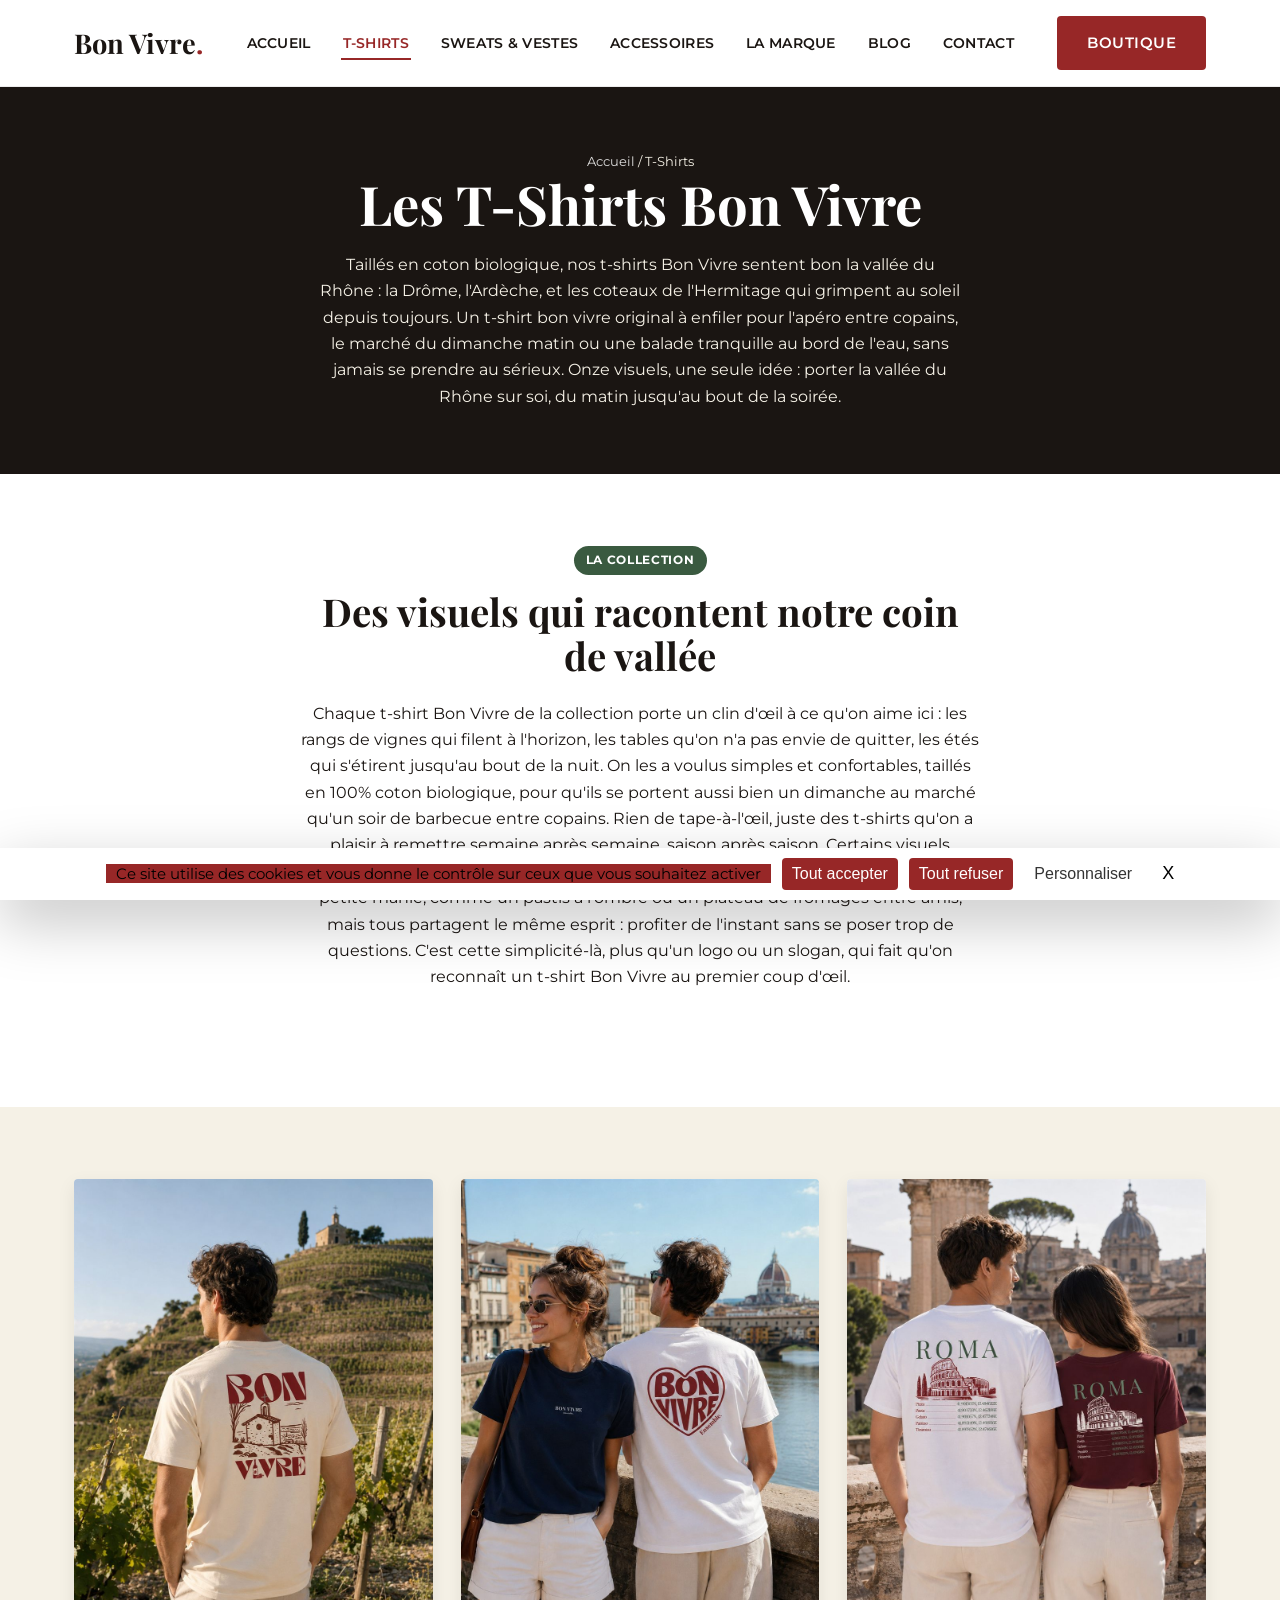
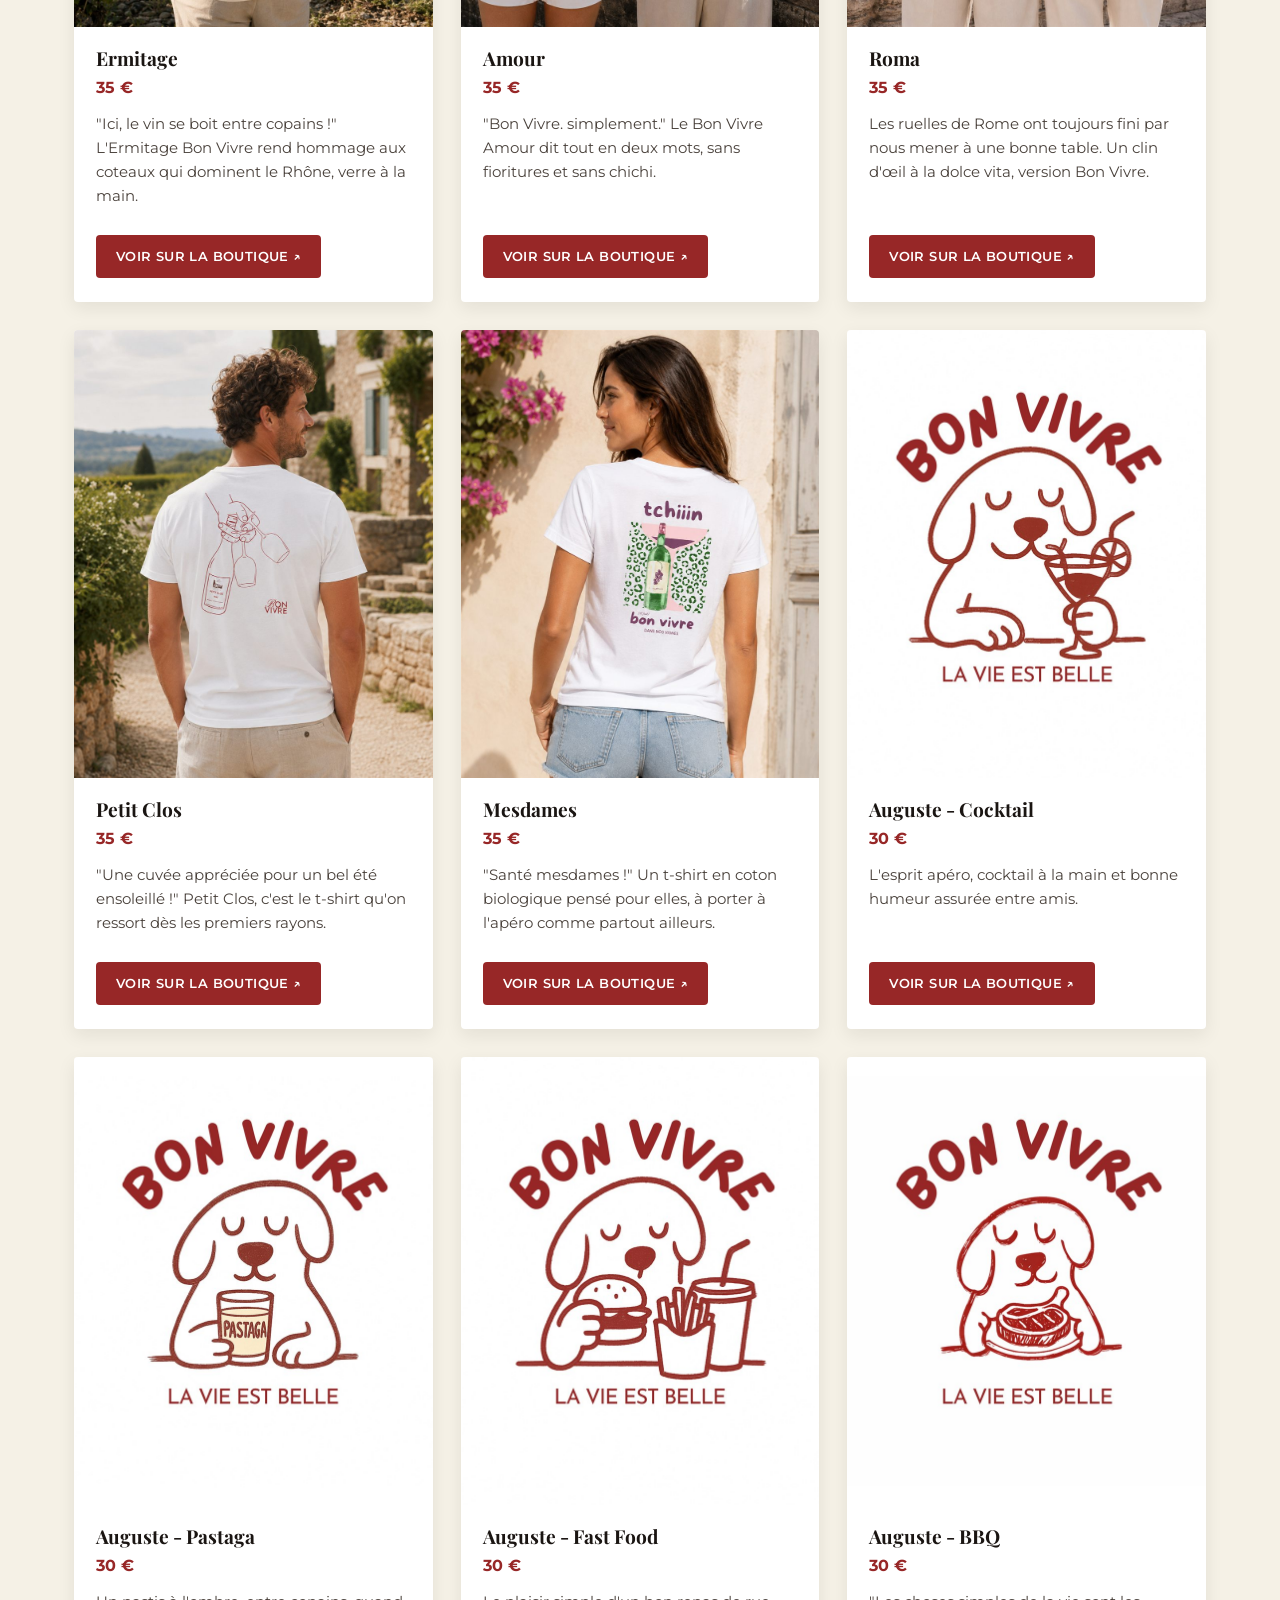
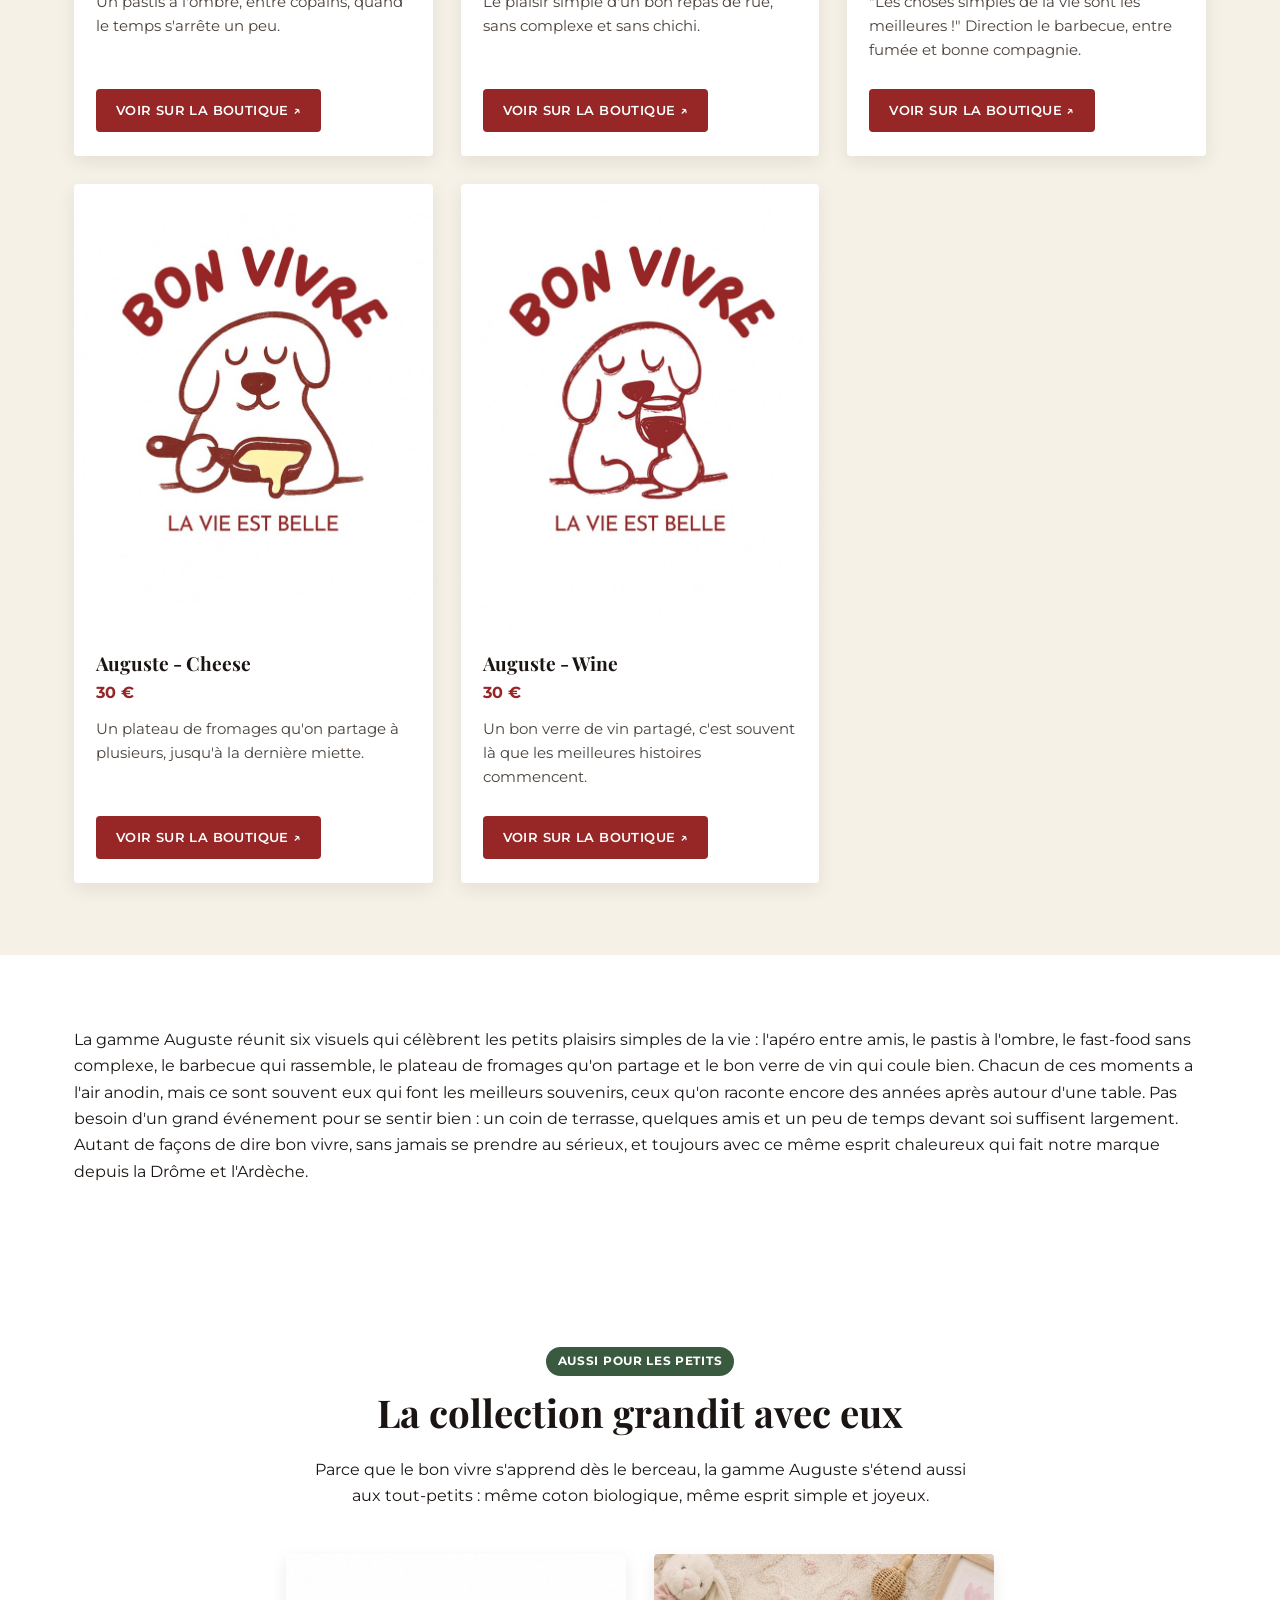
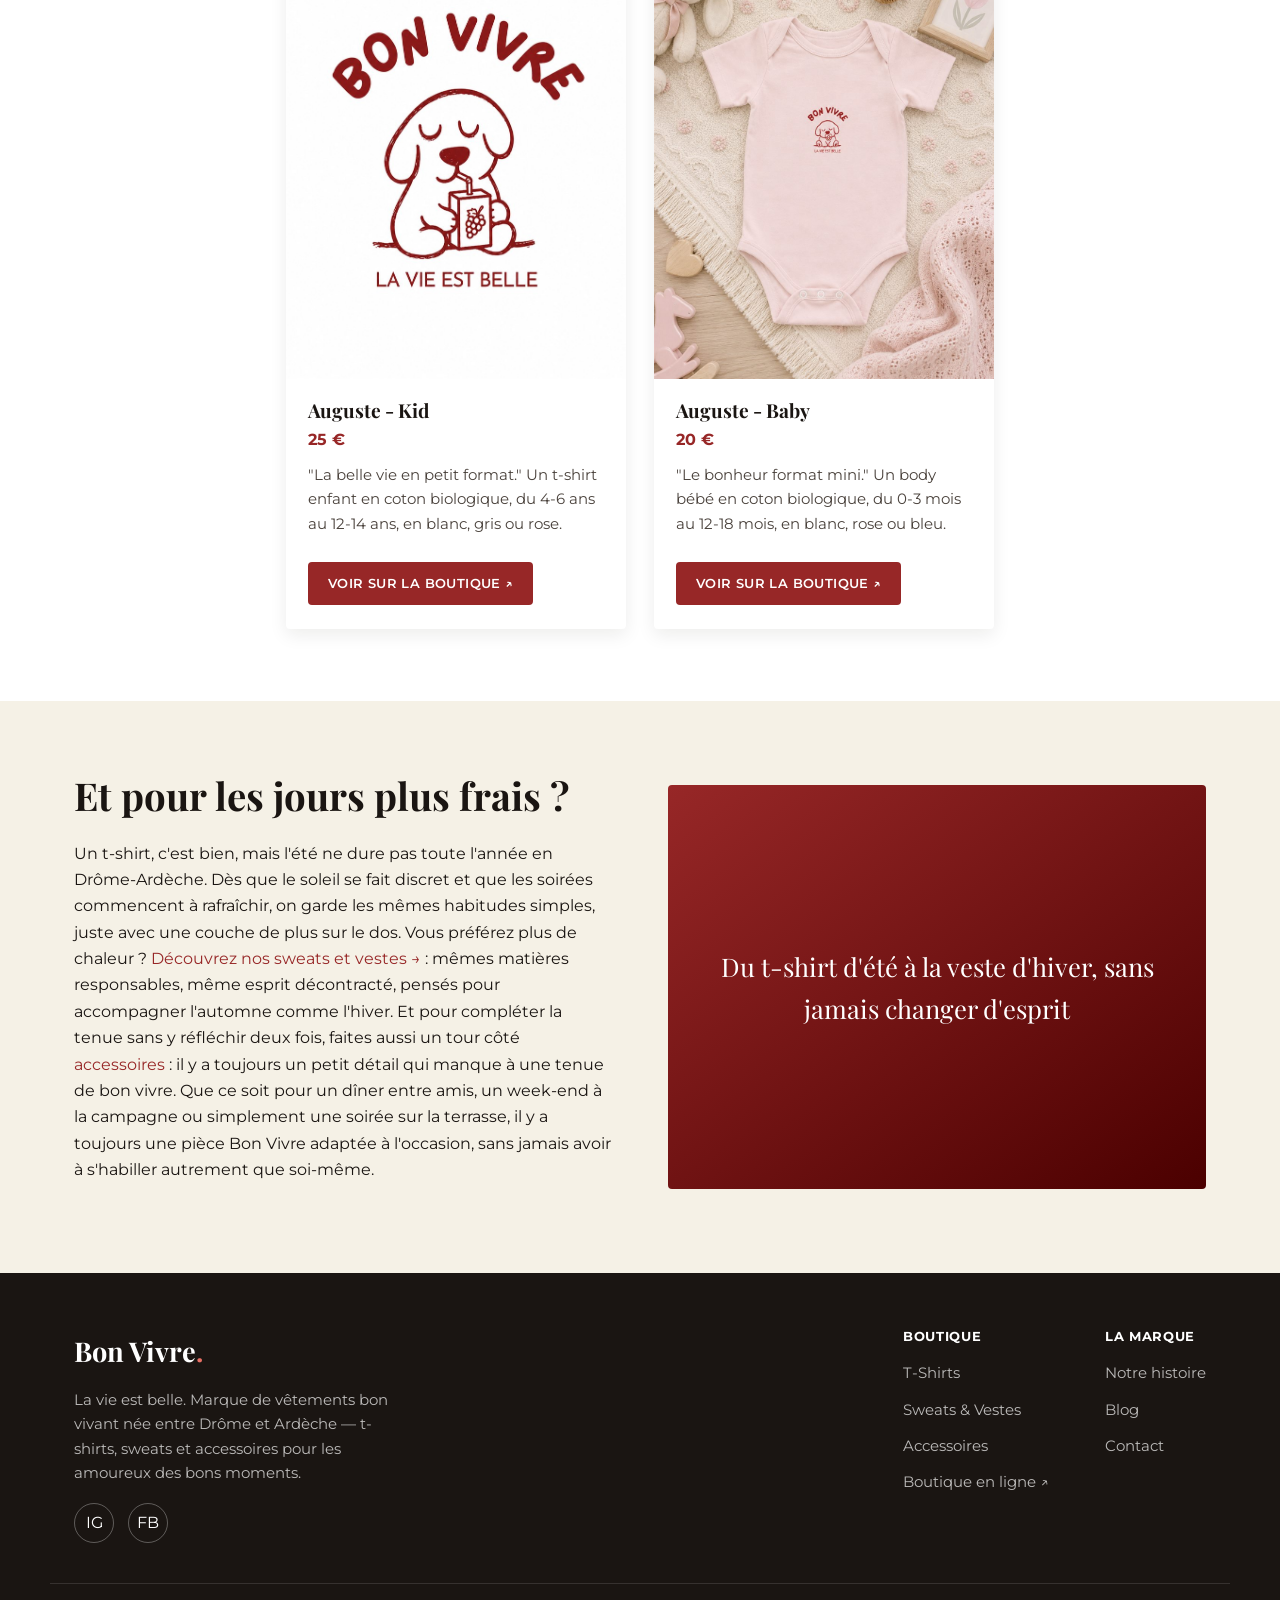
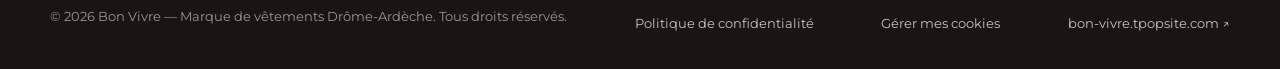
<file: tshirts.html>
<!DOCTYPE html>
<html lang="fr">
<head>
<!-- Gestion du consentement (tarteaucitron) avant Google Tag Manager -->
<script>var tarteaucitronForceLanguage = 'fr';</script>
<script src="tarteaucitron/tarteaucitron.js"></script>
<script src="tarteaucitron/tarteaucitron.services.js"></script>
<script>
tarteaucitron.init({
    "hashtag": "#tarteaucitron",
    "cookieName": "tarteaucitron",
    "orientation": "bottom",
    "showAlertSmall": false,
    "cookieslist": true,
    "adblocker": false,
    "AcceptAllCta": true,
    "DenyAllCta": true,
    "highPrivacy": true,
    "handleBrowserDNTRequest": false,
    "removeCredit": true,
    "useExternalCss": false,
    "useExternalJs": false,
    "showIcon": true,
    "iconPosition": "BottomRight",
    "closePopup": true,
    "googleConsentMode": false
});
tarteaucitron.user.googletagmanagerId = 'GTM-PWZVBS6G';
(tarteaucitron.job = tarteaucitron.job || []).push('googletagmanager');
</script>
<!-- Fin gestion du consentement -->
<meta charset="UTF-8">
<meta name="viewport" content="width=device-width, initial-scale=1.0">
<title>T-Shirts Bon Vivre – Ermitage, Amour, Roma… | Coton Bio</title>
<meta name="description" content="Découvrez les t-shirts Bon Vivre : Ermitage, Amour, Roma, la gamme Auguste... Des t-shirts originaux en coton biologique, imaginés en Drôme-Ardèche.">
<meta name="robots" content="index, follow">
<link rel="canonical" href="https://bonvivre-original.fr/tshirts.html">
<meta property="og:type" content="website">
<meta property="og:site_name" content="Bon Vivre">
<meta property="og:title" content="T-Shirts Bon Vivre – Ermitage, Amour, Roma…">
<meta property="og:description" content="Découvrez les t-shirts Bon Vivre : Ermitage, Amour, Roma, la gamme Auguste... Des t-shirts originaux en coton biologique, imaginés en Drôme-Ardèche.">
<meta property="og:url" content="https://bonvivre-original.fr/tshirts.html">
<meta property="og:locale" content="fr_FR">
<meta name="twitter:card" content="summary">
<meta name="twitter:title" content="T-Shirts Bon Vivre – Ermitage, Amour, Roma…">
<meta name="twitter:description" content="Découvrez les t-shirts Bon Vivre : Ermitage, Amour, Roma, la gamme Auguste... Des t-shirts originaux en coton biologique, imaginés en Drôme-Ardèche.">
<link rel="icon" type="image/svg+xml" href="images/favicon.svg">
<link rel="icon" type="image/png" sizes="32x32" href="images/favicon-32.png">
<link rel="icon" type="image/png" sizes="16x16" href="images/favicon-16.png">
<link rel="shortcut icon" href="favicon.ico">
<link rel="apple-touch-icon" sizes="180x180" href="images/apple-touch-icon.png">
<link rel="preconnect" href="https://fonts.googleapis.com">
<link rel="preconnect" href="https://fonts.gstatic.com" crossorigin>
<link href="https://fonts.googleapis.com/css2?family=Playfair+Display:wght@400;700;900&family=Montserrat:wght@400;500;600;700&family=Anton&display=swap" rel="stylesheet">
<link rel="stylesheet" href="css/styles.css">
<meta name="theme-color" content="#972727">
<script type="application/ld+json">
{
  "@context": "https://schema.org",
  "@type": "Organization",
  "name": "Bon Vivre",
  "url": "https://bonvivre-original.fr/",
  "logo": "https://bonvivre-original.fr/images/favicon.svg",
  "description": "Bon Vivre est une marque locale de vêtements née entre la Drôme et l'Ardèche, pensée pour les amoureux des bons moments.",
  "sameAs": [
    "https://www.instagram.com/bonvivre.original/",
    "https://www.facebook.com/bonvivre.original/",
    "https://bon-vivre.tpopsite.com/"
  ]
}
</script>
<script type="application/ld+json">
{
  "@context": "https://schema.org",
  "@type": "BreadcrumbList",
  "itemListElement": [
    {"@type": "ListItem", "position": 1, "name": "Accueil", "item": "https://bonvivre-original.fr/index.html"},
    {"@type": "ListItem", "position": 2, "name": "T-Shirts", "item": "https://bonvivre-original.fr/tshirts.html"}
  ]
}
</script>
<script type="application/ld+json">
{
  "@context": "https://schema.org",
  "@type": "ItemList",
  "name": "T-Shirts Bon Vivre",
  "itemListElement": [
    {"@type": "ListItem", "position": 1, "name": "Ermitage", "url": "https://bon-vivre.tpopsite.com/product/ermitage"},
    {"@type": "ListItem", "position": 2, "name": "Amour", "url": "https://bon-vivre.tpopsite.com/product/amour"},
    {"@type": "ListItem", "position": 3, "name": "Roma", "url": "https://bon-vivre.tpopsite.com/product/roma"},
    {"@type": "ListItem", "position": 4, "name": "Petit Clos", "url": "https://bon-vivre.tpopsite.com/product/petit-clos"},
    {"@type": "ListItem", "position": 5, "name": "Mesdames", "url": "https://bon-vivre.tpopsite.com/product/mesdames"},
    {"@type": "ListItem", "position": 6, "name": "Auguste - Cocktail", "url": "https://bon-vivre.tpopsite.com/product/auguste-cocktail"},
    {"@type": "ListItem", "position": 7, "name": "Auguste - Pastaga", "url": "https://bon-vivre.tpopsite.com/product/auguste-pastaga"},
    {"@type": "ListItem", "position": 8, "name": "Auguste - Fast Food", "url": "https://bon-vivre.tpopsite.com/product/auguste-fast-food"},
    {"@type": "ListItem", "position": 9, "name": "Auguste - BBQ", "url": "https://bon-vivre.tpopsite.com/product/auguste-bbq"},
    {"@type": "ListItem", "position": 10, "name": "Auguste - Cheese", "url": "https://bon-vivre.tpopsite.com/product/auguste-cheese"},
    {"@type": "ListItem", "position": 11, "name": "Auguste - Wine", "url": "https://bon-vivre.tpopsite.com/product/auguste-wine"},
    {"@type": "ListItem", "position": 12, "name": "Auguste - Kid", "url": "https://bon-vivre.tpopsite.com/product/auguste-kid"},
    {"@type": "ListItem", "position": 13, "name": "Auguste - Baby", "url": "https://bon-vivre.tpopsite.com/product/auguste-baby"}
  ]
}
</script>
</head>
<body>
<a href="#main" class="skip-link">Aller au contenu</a>
<header class="site-header">
  <div class="container header-inner">
    <a href="index.html" class="logo" aria-label="Bon Vivre – Retour à l'accueil">Bon Vivre<span class="logo-dot">.</span></a>
    <nav class="main-nav" aria-label="Navigation principale">
      <button class="nav-toggle" type="button" aria-expanded="false" aria-controls="primary-menu" aria-label="Ouvrir le menu">
        <span></span><span></span><span></span>
      </button>
      <ul id="primary-menu" class="nav-menu">
        <li><a href="index.html">Accueil</a></li>
        <li><a href="tshirts.html" class="active">T-Shirts</a></li>
        <li><a href="sweats-polaires.html">Sweats &amp; Vestes</a></li>
        <li><a href="accessoires.html">Accessoires</a></li>
        <li><a href="la-marque.html">La Marque</a></li>
        <li><a href="blog.html">Blog</a></li>
        <li><a href="contact.html">Contact</a></li>
      </ul>
    </nav>
    <div class="header-actions">
      <a href="https://bon-vivre.tpopsite.com/" class="btn btn-shop" target="_blank" rel="noopener">Boutique</a>
    </div>
  </div>
</header>

<main id="main">
<section class="page-hero">
  <div class="container">
    <p class="breadcrumbs"><a href="index.html">Accueil</a> / T-Shirts</p>
    <h1>Les T-Shirts Bon Vivre</h1>
    <p>Taillés en coton biologique, nos t-shirts Bon Vivre sentent bon la vallée du Rhône : la Drôme, l'Ardèche, et les coteaux de l'Hermitage qui grimpent au soleil depuis toujours. Un t-shirt bon vivre original à enfiler pour l'apéro entre copains, le marché du dimanche matin ou une balade tranquille au bord de l'eau, sans jamais se prendre au sérieux. Onze visuels, une seule idée : porter la vallée du Rhône sur soi, du matin jusqu'au bout de la soirée.</p>
  </div>
</section>

<section>
  <div class="container">
    <div class="section-header">
      <span class="tag">La collection</span>
      <h2>Des visuels qui racontent notre coin de vallée</h2>
      <p>Chaque t-shirt Bon Vivre de la collection porte un clin d'œil à ce qu'on aime ici : les rangs de vignes qui filent à l'horizon, les tables qu'on n'a pas envie de quitter, les étés qui s'étirent jusqu'au bout de la nuit. On les a voulus simples et confortables, taillés en 100% coton biologique, pour qu'ils se portent aussi bien un dimanche au marché qu'un soir de barbecue entre copains. Rien de tape-à-l'œil, juste des t-shirts qu'on a plaisir à remettre semaine après semaine, saison après saison. Certains visuels racontent un lieu précis, comme l'Hermitage ou Rome, d'autres une envie ou une petite manie, comme un pastis à l'ombre ou un plateau de fromages entre amis, mais tous partagent le même esprit : profiter de l'instant sans se poser trop de questions. C'est cette simplicité-là, plus qu'un logo ou un slogan, qui fait qu'on reconnaît un t-shirt Bon Vivre au premier coup d'œil.</p>
    </div>
  </div>
</section>

<section class="section-cream">
  <div class="container">
    <div class="card-grid">
      <div class="product-card">
        <div class="card-media">
          <img class="img-main" src="images/products/ermitage-1.jpg" alt="T-shirt Ermitage Bon Vivre porté de dos, impression &quot;Bon Vivre&quot; devant les vignes de l'Hermitage" loading="lazy" width="900" height="1200">
          <img class="img-alt" src="images/products/ermitage-2.jpg" alt="T-shirt Ermitage Bon Vivre porté de face, petit logo Bon Vivre sur la poitrine" loading="lazy" width="900" height="1125">
        </div>
        <div class="card-body">
          <h3>Ermitage</h3>
          <p class="price">35 €</p>
          <p class="desc">"Ici, le vin se boit entre copains !" L'Ermitage Bon Vivre rend hommage aux coteaux qui dominent le Rhône, verre à la main.</p>
          <div class="card-cta"><a class="btn btn-small btn-primary" href="https://bon-vivre.tpopsite.com/product/ermitage" target="_blank" rel="noopener">Voir sur la boutique ↗</a></div>
        </div>
      </div>
      <div class="product-card">
        <div class="card-media"><img src="images/products/amour-1.jpg" alt="T-shirt Amour Bon Vivre porté par un couple, impression d'un cœur avec Bon Vivre" loading="lazy" width="900" height="1125"></div>
        <div class="card-body">
          <h3>Amour</h3>
          <p class="price">35 €</p>
          <p class="desc">"Bon Vivre. simplement." Le Bon Vivre Amour dit tout en deux mots, sans fioritures et sans chichi.</p>
          <div class="card-cta"><a class="btn btn-small btn-primary" href="https://bon-vivre.tpopsite.com/product/amour" target="_blank" rel="noopener">Voir sur la boutique ↗</a></div>
        </div>
      </div>
      <div class="product-card">
        <div class="card-media">
          <img class="img-main" src="images/products/roma-1.jpg" alt="T-shirt Roma Bon Vivre porté de dos, impression du Colisée de Rome" loading="lazy" width="900" height="1125">
          <img class="img-alt" src="images/products/roma-2.jpg" alt="T-shirt Roma Bon Vivre porté de face, petit logo Bon Vivre Roma sur la poitrine" loading="lazy" width="900" height="1125">
        </div>
        <div class="card-body">
          <h3>Roma</h3>
          <p class="price">35 €</p>
          <p class="desc">Les ruelles de Rome ont toujours fini par nous mener à une bonne table. Un clin d'œil à la dolce vita, version Bon Vivre.</p>
          <div class="card-cta"><a class="btn btn-small btn-primary" href="https://bon-vivre.tpopsite.com/product/roma" target="_blank" rel="noopener">Voir sur la boutique ↗</a></div>
        </div>
      </div>
      <div class="product-card">
        <div class="card-media">
          <img class="img-main" src="images/products/petit-clos-1.jpg" alt="T-shirt Petit Clos Bon Vivre porté de dos, illustration d'un toast au vin" loading="lazy" width="900" height="1125">
          <img class="img-alt" src="images/products/petit-clos-2.jpg" alt="T-shirt Petit Clos Bon Vivre porté de face, petit logo Bon Vivre Petit Clos sur la poitrine" loading="lazy" width="900" height="1125">
        </div>
        <div class="card-body">
          <h3>Petit Clos</h3>
          <p class="price">35 €</p>
          <p class="desc">"Une cuvée appréciée pour un bel été ensoleillé !" Petit Clos, c'est le t-shirt qu'on ressort dès les premiers rayons.</p>
          <div class="card-cta"><a class="btn btn-small btn-primary" href="https://bon-vivre.tpopsite.com/product/petit-clos" target="_blank" rel="noopener">Voir sur la boutique ↗</a></div>
        </div>
      </div>
      <div class="product-card">
        <div class="card-media">
          <img class="img-main" src="images/products/mesdames-1.jpg" alt="T-shirt Mesdames Bon Vivre porté de dos, impression &quot;tchiiin bon vivre dans nos vignes&quot;" loading="lazy" width="900" height="1125">
          <img class="img-alt" src="images/products/mesdames-2.jpg" alt="T-shirt Mesdames Bon Vivre porté de face, petit texte mesdames sur la poitrine" loading="lazy" width="900" height="1125">
        </div>
        <div class="card-body">
          <h3>Mesdames</h3>
          <p class="price">35 €</p>
          <p class="desc">"Santé mesdames !" Un t-shirt en coton biologique pensé pour elles, à porter à l'apéro comme partout ailleurs.</p>
          <div class="card-cta"><a class="btn btn-small btn-primary" href="https://bon-vivre.tpopsite.com/product/mesdames" target="_blank" rel="noopener">Voir sur la boutique ↗</a></div>
        </div>
      </div>
      <div class="product-card">
        <div class="card-media"><img src="images/products/auguste-cocktail-1.jpg" alt="Visuel du t-shirt Auguste - Cocktail Bon Vivre" loading="lazy" width="900" height="900"></div>
        <div class="card-body">
          <h3>Auguste - Cocktail</h3>
          <p class="price">30 €</p>
          <p class="desc">L'esprit apéro, cocktail à la main et bonne humeur assurée entre amis.</p>
          <div class="card-cta"><a class="btn btn-small btn-primary" href="https://bon-vivre.tpopsite.com/product/auguste-cocktail" target="_blank" rel="noopener">Voir sur la boutique ↗</a></div>
        </div>
      </div>
      <div class="product-card">
        <div class="card-media"><img src="images/products/auguste-pastaga-1.jpg" alt="Visuel du t-shirt Auguste - Pastaga Bon Vivre" loading="lazy" width="900" height="900"></div>
        <div class="card-body">
          <h3>Auguste - Pastaga</h3>
          <p class="price">30 €</p>
          <p class="desc">Un pastis à l'ombre, entre copains, quand le temps s'arrête un peu.</p>
          <div class="card-cta"><a class="btn btn-small btn-primary" href="https://bon-vivre.tpopsite.com/product/auguste-pastaga" target="_blank" rel="noopener">Voir sur la boutique ↗</a></div>
        </div>
      </div>
      <div class="product-card">
        <div class="card-media"><img src="images/products/auguste-fast-food-1.jpg" alt="Visuel du t-shirt Auguste - Fast Food Bon Vivre" loading="lazy" width="900" height="900"></div>
        <div class="card-body">
          <h3>Auguste - Fast Food</h3>
          <p class="price">30 €</p>
          <p class="desc">Le plaisir simple d'un bon repas de rue, sans complexe et sans chichi.</p>
          <div class="card-cta"><a class="btn btn-small btn-primary" href="https://bon-vivre.tpopsite.com/product/auguste-fast-food" target="_blank" rel="noopener">Voir sur la boutique ↗</a></div>
        </div>
      </div>
      <div class="product-card">
        <div class="card-media"><img src="images/products/auguste-bbq-1.jpg" alt="Visuel du t-shirt Auguste - BBQ Bon Vivre" loading="lazy" width="900" height="900"></div>
        <div class="card-body">
          <h3>Auguste - BBQ</h3>
          <p class="price">30 €</p>
          <p class="desc">"Les choses simples de la vie sont les meilleures !" Direction le barbecue, entre fumée et bonne compagnie.</p>
          <div class="card-cta"><a class="btn btn-small btn-primary" href="https://bon-vivre.tpopsite.com/product/auguste-bbq" target="_blank" rel="noopener">Voir sur la boutique ↗</a></div>
        </div>
      </div>
      <div class="product-card">
        <div class="card-media"><img src="images/products/auguste-cheese-1.jpg" alt="Visuel du t-shirt Auguste - Cheese Bon Vivre" loading="lazy" width="900" height="900"></div>
        <div class="card-body">
          <h3>Auguste - Cheese</h3>
          <p class="price">30 €</p>
          <p class="desc">Un plateau de fromages qu'on partage à plusieurs, jusqu'à la dernière miette.</p>
          <div class="card-cta"><a class="btn btn-small btn-primary" href="https://bon-vivre.tpopsite.com/product/auguste-cheese" target="_blank" rel="noopener">Voir sur la boutique ↗</a></div>
        </div>
      </div>
      <div class="product-card">
        <div class="card-media"><img src="images/products/auguste-wine-1.jpg" alt="Visuel du t-shirt Auguste - Wine Bon Vivre" loading="lazy" width="900" height="900"></div>
        <div class="card-body">
          <h3>Auguste - Wine</h3>
          <p class="price">30 €</p>
          <p class="desc">Un bon verre de vin partagé, c'est souvent là que les meilleures histoires commencent.</p>
          <div class="card-cta"><a class="btn btn-small btn-primary" href="https://bon-vivre.tpopsite.com/product/auguste-wine" target="_blank" rel="noopener">Voir sur la boutique ↗</a></div>
        </div>
      </div>
    </div>
  </div>
</section>

<section>
  <div class="container">
    <p>La gamme Auguste réunit six visuels qui célèbrent les petits plaisirs simples de la vie : l'apéro entre amis, le pastis à l'ombre, le fast-food sans complexe, le barbecue qui rassemble, le plateau de fromages qu'on partage et le bon verre de vin qui coule bien. Chacun de ces moments a l'air anodin, mais ce sont souvent eux qui font les meilleurs souvenirs, ceux qu'on raconte encore des années après autour d'une table. Pas besoin d'un grand événement pour se sentir bien : un coin de terrasse, quelques amis et un peu de temps devant soi suffisent largement. Autant de façons de dire bon vivre, sans jamais se prendre au sérieux, et toujours avec ce même esprit chaleureux qui fait notre marque depuis la Drôme et l'Ardèche.</p>
  </div>
</section>

<section>
  <div class="container">
    <div class="section-header">
      <span class="tag">Aussi pour les petits</span>
      <h2>La collection grandit avec eux</h2>
      <p>Parce que le bon vivre s'apprend dès le berceau, la gamme Auguste s'étend aussi aux tout-petits : même coton biologique, même esprit simple et joyeux.</p>
    </div>
    <div class="card-grid card-grid--two">
      <div class="product-card">
        <div class="card-media"><img src="images/products/auguste-kid-1.jpg" alt="Visuel du t-shirt enfant Auguste - Kid Bon Vivre" loading="lazy" width="900" height="900"></div>
        <div class="card-body">
          <h3>Auguste - Kid</h3>
          <p class="price">25 €</p>
          <p class="desc">"La belle vie en petit format." Un t-shirt enfant en coton biologique, du 4-6 ans au 12-14 ans, en blanc, gris ou rose.</p>
          <div class="card-cta"><a class="btn btn-small btn-primary" href="https://bon-vivre.tpopsite.com/product/auguste-kid" target="_blank" rel="noopener">Voir sur la boutique ↗</a></div>
        </div>
      </div>
      <div class="product-card">
        <div class="card-media">
          <img class="img-main" src="images/products/auguste-baby-1.jpg" alt="Body bébé Auguste Bon Vivre coloris rose, avec le petit chien Bon Vivre et une tétine" loading="lazy" width="900" height="1125">
          <img class="img-alt" src="images/products/auguste-baby-2.jpg" alt="Body bébé Auguste Bon Vivre coloris bleu, avec le petit chien Bon Vivre et une tétine" loading="lazy" width="900" height="1125">
        </div>
        <div class="card-body">
          <h3>Auguste - Baby</h3>
          <p class="price">20 €</p>
          <p class="desc">"Le bonheur format mini." Un body bébé en coton biologique, du 0-3 mois au 12-18 mois, en blanc, rose ou bleu.</p>
          <div class="card-cta"><a class="btn btn-small btn-primary" href="https://bon-vivre.tpopsite.com/product/auguste-baby" target="_blank" rel="noopener">Voir sur la boutique ↗</a></div>
        </div>
      </div>
    </div>
  </div>
</section>

<section class="section-cream">
  <div class="container">
    <div class="two-col">
      <div>
        <h2>Et pour les jours plus frais ?</h2>
        <p>Un t-shirt, c'est bien, mais l'été ne dure pas toute l'année en Drôme-Ardèche. Dès que le soleil se fait discret et que les soirées commencent à rafraîchir, on garde les mêmes habitudes simples, juste avec une couche de plus sur le dos. Vous préférez plus de chaleur ? <a href="sweats-polaires.html">Découvrez nos sweats et vestes →</a> : mêmes matières responsables, même esprit décontracté, pensés pour accompagner l'automne comme l'hiver. Et pour compléter la tenue sans y réfléchir deux fois, faites aussi un tour côté <a href="accessoires.html">accessoires</a> : il y a toujours un petit détail qui manque à une tenue de bon vivre. Que ce soit pour un dîner entre amis, un week-end à la campagne ou simplement une soirée sur la terrasse, il y a toujours une pièce Bon Vivre adaptée à l'occasion, sans jamais avoir à s'habiller autrement que soi-même.</p>
      </div>
      <div class="media-block">Du t-shirt d'été à la veste d'hiver, sans jamais changer d'esprit</div>
    </div>
  </div>
</section>
</main>

<footer class="site-footer">
  <div class="container footer-inner">
    <div class="footer-brand">
      <a href="index.html" class="logo" aria-label="Bon Vivre – Retour à l'accueil">Bon Vivre<span class="logo-dot">.</span></a>
      <p>La vie est belle. Marque de vêtements bon vivant née entre Drôme et Ardèche — t-shirts, sweats et accessoires pour les amoureux des bons moments.</p>
      <div class="social-links">
        <a href="https://www.instagram.com/bonvivre.original/" target="_blank" rel="noopener" aria-label="Bon Vivre sur Instagram"><span aria-hidden="true">IG</span></a>
        <a href="https://www.facebook.com/bonvivre.original/" target="_blank" rel="noopener" aria-label="Bon Vivre sur Facebook"><span aria-hidden="true">FB</span></a>
      </div>
    </div>
    <div class="footer-nav-cols">
      <div class="footer-col">
        <h4>Boutique</h4>
        <ul>
          <li><a href="tshirts.html">T-Shirts</a></li>
          <li><a href="sweats-polaires.html">Sweats &amp; Vestes</a></li>
          <li><a href="accessoires.html">Accessoires</a></li>
          <li><a href="https://bon-vivre.tpopsite.com/" target="_blank" rel="noopener">Boutique en ligne ↗</a></li>
        </ul>
      </div>
      <div class="footer-col">
        <h4>La marque</h4>
        <ul>
          <li><a href="la-marque.html">Notre histoire</a></li>
          <li><a href="blog.html">Blog</a></li>
          <li><a href="contact.html">Contact</a></li>
        </ul>
      </div>
    </div>
  </div>
  <div class="container footer-bottom">
    <p>© 2026 Bon Vivre — Marque de vêtements Drôme-Ardèche. Tous droits réservés.</p>
    <a href="politique-de-confidentialite.html">Politique de confidentialité</a>
    <a href="#" onclick="tarteaucitron.userInterface.openPanel(); return false;">Gérer mes cookies</a>
    <a href="https://bon-vivre.tpopsite.com/" target="_blank" rel="noopener">bon-vivre.tpopsite.com ↗</a>
  </div>
</footer>
<script src="js/script.js?v=2"></script>
</body>
</html>
</file>
<file: css/styles.css>
/* ==========================================================================
   Bon Vivre — Design System
   Couleurs : #972727 (rouge, principal) · #ffffff (blanc) · #1a1512 (noir)
              #f5f1e6 (orange clair, fond) · #3a5a40 (vert grisé, accent)
   Polices  : Playfair Display (titres) · Montserrat (texte) · Anton (impact)
   ========================================================================== */

:root {
  --color-red: #972727;
  --color-red-dark: #4b0000;
  --color-red-soft: #e96f64;
  --color-white: #ffffff;
  --color-black: #1a1512;
  --color-cream: #f5f1e6;
  --color-green: #3a5a40;

  --font-display: "Playfair Display", Georgia, "Times New Roman", serif;
  --font-body: "Montserrat", "Helvetica Neue", Arial, sans-serif;
  --font-impact: "Anton", Impact, "Arial Narrow", sans-serif;

  --container-width: 1180px;
  --radius: 4px;
  --shadow-card: 0 6px 18px rgba(26, 21, 18, 0.08);
  --transition: 0.2s ease;
}

/* -------------------------------------------------------------------------
   Reset
   ------------------------------------------------------------------------- */
*, *::before, *::after { box-sizing: border-box; }

html { scroll-behavior: smooth; }

body {
  margin: 0;
  font-family: var(--font-body);
  font-size: 16px;
  line-height: 1.65;
  color: var(--color-black);
  background: var(--color-white);
  -webkit-font-smoothing: antialiased;
}

img { max-width: 100%; display: block; }

a {
  color: var(--color-red);
  text-decoration: none;
}
a:hover { color: var(--color-red-dark); }

ul { margin: 0; padding: 0; }
li { list-style: none; }

h1, h2, h3, h4 {
  font-family: var(--font-display);
  font-weight: 700;
  line-height: 1.15;
  margin: 0 0 0.6em;
  color: var(--color-black);
}

h1 { font-size: clamp(2.2rem, 5vw, 3.4rem); }
h2 { font-size: clamp(1.7rem, 3.4vw, 2.4rem); }
h3 { font-size: 1.3rem; }

p { margin: 0 0 1.1em; }

.container {
  width: 100%;
  max-width: var(--container-width);
  margin: 0 auto;
  padding: 0 24px;
}

.visually-hidden {
  position: absolute;
  left: -9999px;
  top: auto;
}

.skip-link {
  position: absolute;
  left: -9999px;
  top: 0;
  background: var(--color-black);
  color: var(--color-white);
  padding: 10px 18px;
  z-index: 200;
}
.skip-link:focus {
  left: 12px;
  top: 12px;
}

/* -------------------------------------------------------------------------
   Buttons & tags
   ------------------------------------------------------------------------- */
.btn {
  display: inline-block;
  font-family: var(--font-body);
  font-weight: 600;
  font-size: 0.92rem;
  letter-spacing: 0.03em;
  text-transform: uppercase;
  padding: 13px 28px;
  border-radius: var(--radius);
  border: 2px solid transparent;
  cursor: pointer;
  transition: background var(--transition), color var(--transition), border-color var(--transition), transform var(--transition);
}

.btn-shop,
.btn-primary {
  background: var(--color-red);
  color: var(--color-white);
}
.btn-shop:hover,
.btn-primary:hover {
  background: var(--color-red-dark);
  color: var(--color-white);
}

.btn-outline {
  background: transparent;
  border-color: var(--color-black);
  color: var(--color-black);
}
.btn-outline:hover {
  background: var(--color-black);
  color: var(--color-white);
}

.btn-outline-light {
  background: transparent;
  border-color: var(--color-white);
  color: var(--color-white);
}
.btn-outline-light:hover {
  background: var(--color-white);
  color: var(--color-red);
}

.btn-small { padding: 9px 18px; font-size: 0.8rem; }

.tag {
  display: inline-block;
  font-family: var(--font-body);
  font-size: 0.72rem;
  font-weight: 700;
  letter-spacing: 0.06em;
  text-transform: uppercase;
  color: var(--color-white);
  background: var(--color-green);
  padding: 5px 12px;
  border-radius: 999px;
}

/* -------------------------------------------------------------------------
   Header
   ------------------------------------------------------------------------- */
.site-header {
  background: var(--color-white);
  border-bottom: 1px solid rgba(26, 21, 18, 0.08);
  position: sticky;
  top: 0;
  z-index: 100;
}

.header-inner {
  display: flex;
  align-items: center;
  justify-content: space-between;
  gap: 20px;
  padding-top: 16px;
  padding-bottom: 16px;
}

.logo {
  font-family: var(--font-display);
  font-size: 1.7rem;
  font-weight: 700;
  color: var(--color-black);
  white-space: nowrap;
}
.logo:hover { color: var(--color-red); }
.logo .logo-dot { color: var(--color-red); }

.main-nav { display: flex; align-items: center; }

.nav-menu {
  display: flex;
  gap: 28px;
  align-items: center;
}

.nav-menu a {
  font-family: var(--font-body);
  font-size: 0.88rem;
  font-weight: 600;
  letter-spacing: 0.02em;
  text-transform: uppercase;
  color: var(--color-black);
  padding: 6px 2px;
  border-bottom: 2px solid transparent;
}
.nav-menu a:hover,
.nav-menu a.active {
  color: var(--color-red);
  border-bottom-color: var(--color-red);
}

.nav-toggle {
  display: none;
  flex-direction: column;
  justify-content: center;
  gap: 5px;
  width: 40px;
  height: 40px;
  background: transparent;
  border: none;
  cursor: pointer;
  padding: 0;
}
.nav-toggle span {
  display: block;
  height: 2px;
  width: 26px;
  background: var(--color-black);
  transition: transform var(--transition), opacity var(--transition);
}
.nav-toggle[aria-expanded="true"] span:nth-child(1) { transform: translateY(7px) rotate(45deg); }
.nav-toggle[aria-expanded="true"] span:nth-child(2) { opacity: 0; }
.nav-toggle[aria-expanded="true"] span:nth-child(3) { transform: translateY(-7px) rotate(-45deg); }

.header-actions { display: flex; align-items: center; gap: 14px; }

/* -------------------------------------------------------------------------
   Hero
   ------------------------------------------------------------------------- */
.hero {
  background: var(--color-red);
  color: var(--color-white);
  padding: 90px 0 100px;
  text-align: center;
}
.hero h1 { color: var(--color-white); }
.hero .hero-kicker {
  font-family: var(--font-impact);
  letter-spacing: 0.08em;
  font-size: 0.95rem;
  text-transform: uppercase;
  color: var(--color-white);
  opacity: 0.85;
  margin-bottom: 14px;
}
.hero .hero-tagline {
  font-family: var(--font-body);
  font-weight: 400;
  font-size: clamp(0.9rem, 2vw, 1.15rem);
  letter-spacing: 0.06em;
  text-transform: uppercase;
  margin: 10px 0 26px;
}
.hero p.lead {
  max-width: 620px;
  margin: 0 auto 32px;
  font-size: 1.08rem;
  opacity: 0.95;
}
.hero .hero-actions { display: flex; gap: 16px; justify-content: center; flex-wrap: wrap; }

.page-hero {
  background: var(--color-black);
  color: var(--color-white);
  padding: 64px 0;
  text-align: center;
}
.page-hero h1 { color: var(--color-white); margin-bottom: 0.3em; }
.page-hero p { color: var(--color-cream); max-width: 640px; margin: 0 auto; }
.breadcrumbs {
  font-size: 0.82rem;
  color: rgba(255,255,255,0.7);
  margin-bottom: 14px;
}
.breadcrumbs a { color: rgba(255,255,255,0.85); }
.breadcrumbs a:hover { color: var(--color-white); }

/* -------------------------------------------------------------------------
   Sections
   ------------------------------------------------------------------------- */
section { padding: 72px 0; }
.section-cream { background: var(--color-cream); }
.section-header { text-align: center; max-width: 680px; margin: 0 auto 44px; }
.section-header .tag { margin-bottom: 14px; }

/* -------------------------------------------------------------------------
   Product / content cards
   ------------------------------------------------------------------------- */
.card-grid {
  display: grid;
  grid-template-columns: repeat(3, 1fr);
  gap: 28px;
}

.product-card {
  background: var(--color-white);
  border-radius: var(--radius);
  box-shadow: var(--shadow-card);
  overflow: hidden;
  display: flex;
  flex-direction: column;
  transition: transform var(--transition), box-shadow var(--transition);
}
.product-card:hover { transform: translateY(-4px); box-shadow: 0 12px 26px rgba(26,21,18,0.14); }

.product-card .card-media {
  aspect-ratio: 4 / 5;
  background: linear-gradient(145deg, var(--color-cream), #ecdfc4);
  display: flex;
  align-items: center;
  justify-content: center;
  position: relative;
  overflow: hidden;
}
.product-card .card-media .card-initial {
  font-family: var(--font-display);
  font-size: 3.4rem;
  color: var(--color-red);
  opacity: 0.55;
}
.product-card .card-media img {
  position: absolute;
  inset: 0;
  width: 100%;
  height: 100%;
  object-fit: cover;
  object-position: top center;
}
.product-card .card-media img.img-alt {
  opacity: 0;
  transition: opacity 0.35s ease;
}
.product-card:hover .card-media img.img-alt { opacity: 1; }

/* Variantes de grille pour les collections à 1 ou 2 produits (responsive) */
.card-grid.card-grid--two {
  grid-template-columns: repeat(2, minmax(0, 340px));
  justify-content: center;
}
.card-grid.card-grid--one {
  grid-template-columns: minmax(0, 360px);
  justify-content: center;
}
.product-card .card-body { padding: 20px 22px 24px; flex: 1; display: flex; flex-direction: column; }
.product-card h3 { margin-bottom: 6px; font-size: 1.2rem; }
.product-card .price { font-family: var(--font-body); font-weight: 700; color: var(--color-red); margin-bottom: 10px; }
.product-card p.desc { flex: 1; font-size: 0.92rem; color: #4a423c; }
.product-card .card-cta { margin-top: 10px; }

.link-card {
  display: block;
  background: var(--color-white);
  border: 1px solid rgba(26,21,18,0.1);
  border-radius: var(--radius);
  padding: 26px;
  transition: border-color var(--transition), transform var(--transition);
}
.link-card:hover { border-color: var(--color-red); transform: translateY(-2px); }

/* -------------------------------------------------------------------------
   Feature list (valeurs, à propos)
   ------------------------------------------------------------------------- */
.feature-grid {
  display: grid;
  grid-template-columns: repeat(3, 1fr);
  gap: 32px;
}
.feature-item h3 { display: flex; align-items: center; gap: 10px; }
.feature-item .feature-icon {
  display: inline-flex;
  align-items: center;
  justify-content: center;
  width: 42px;
  height: 42px;
  border-radius: 50%;
  background: var(--color-cream);
  color: var(--color-red);
  font-family: var(--font-display);
  font-weight: 700;
  flex-shrink: 0;
}

.two-col {
  display: grid;
  grid-template-columns: 1fr 1fr;
  gap: 56px;
  align-items: center;
}
.two-col .media-block {
  background: linear-gradient(145deg, var(--color-red), var(--color-red-dark));
  border-radius: var(--radius);
  aspect-ratio: 4/3;
  display: flex;
  align-items: center;
  justify-content: center;
  color: var(--color-white);
  font-family: var(--font-display);
  font-size: 1.6rem;
  text-align: center;
  padding: 24px;
}

blockquote.pull-quote {
  font-family: var(--font-display);
  font-size: 1.5rem;
  color: var(--color-red);
  border-left: 4px solid var(--color-red);
  margin: 32px 0;
  padding: 4px 0 4px 24px;
}

/* -------------------------------------------------------------------------
   Blog
   ------------------------------------------------------------------------- */
.blog-grid {
  display: grid;
  grid-template-columns: repeat(2, 1fr);
  gap: 32px;
}
.blog-card {
  background: var(--color-white);
  border-radius: var(--radius);
  box-shadow: var(--shadow-card);
  overflow: hidden;
}
.blog-card .card-media {
  height: 220px;
  background: linear-gradient(145deg, var(--color-green), #24392a);
  display: flex;
  align-items: center;
  justify-content: center;
  color: var(--color-white);
  font-family: var(--font-display);
  font-size: 1.3rem;
  text-align: center;
  padding: 20px;
}
.blog-card .card-body { padding: 26px; }
.blog-card .meta { font-size: 0.78rem; text-transform: uppercase; letter-spacing: 0.04em; color: var(--color-green); font-weight: 700; margin-bottom: 8px; }

article.post {
  max-width: 720px;
  margin: 0 auto;
}
article.post h2 { margin-top: 1.6em; }
article.post .post-meta {
  font-size: 0.85rem;
  color: #6b6259;
  margin-bottom: 2em;
}
article.post figure.inline-media {
  background: linear-gradient(145deg, var(--color-cream), #ecdfc4);
  border-radius: var(--radius);
  aspect-ratio: 16/8;
  display: flex;
  align-items: center;
  justify-content: center;
  font-family: var(--font-display);
  color: var(--color-red);
  margin: 2em 0;
  text-align: center;
  padding: 20px;
  overflow: hidden;
}
article.post figure.inline-media:has(img) {
  display: block;
  aspect-ratio: auto;
  padding: 0;
  background: none;
  overflow: visible;
}
article.post figure.inline-media img {
  width: 100%;
  aspect-ratio: 16 / 8;
  object-fit: cover;
  display: block;
  border-radius: var(--radius);
}
article.post figure.inline-media figcaption {
  font-family: var(--font-body);
  font-size: 0.78rem;
  color: #8a8178;
  text-align: right;
  margin-top: 8px;
  padding: 0 2px;
}
article.post .coord-list {
  list-style: none;
  margin: 0 0 1.6em;
  padding: 0;
  border-radius: var(--radius);
  background: var(--color-cream);
  overflow: hidden;
}
article.post .coord-list li {
  padding: 12px 20px;
  border-bottom: 1px solid rgba(0,0,0,0.08);
  font-size: 0.95rem;
}
article.post .coord-list li:last-child { border-bottom: none; }
article.post .coord-list strong {
  color: var(--color-red);
  font-family: var(--font-display);
  margin-right: 4px;
}

/* -------------------------------------------------------------------------
   Forms (contact)
   ------------------------------------------------------------------------- */
.form-grid {
  display: grid;
  grid-template-columns: repeat(2, 1fr);
  gap: 18px;
}
.form-grid .full { grid-column: 1 / -1; }

label {
  display: block;
  font-size: 0.82rem;
  font-weight: 600;
  text-transform: uppercase;
  letter-spacing: 0.03em;
  margin-bottom: 6px;
}

input[type="text"],
input[type="email"],
textarea,
select {
  width: 100%;
  font-family: var(--font-body);
  font-size: 1rem;
  padding: 12px 14px;
  border: 1px solid rgba(26,21,18,0.2);
  border-radius: var(--radius);
  background: var(--color-white);
  color: var(--color-black);
}
input:focus, textarea:focus, select:focus {
  outline: none;
  border-color: var(--color-red);
}

.form-note { font-size: 0.85rem; color: #6b6259; margin-top: 14px; }

.form-success {
  font-family: var(--font-display);
  font-size: 1.2rem;
  color: var(--color-green);
  padding: 24px 0;
}

.contact-info-grid {
  display: grid;
  grid-template-columns: 1fr 1fr;
  gap: 48px;
}

/* -------------------------------------------------------------------------
   CTA band
   ------------------------------------------------------------------------- */
.cta-band {
  background: var(--color-black);
  color: var(--color-white);
  text-align: center;
}
.cta-band h2 { color: var(--color-white); }
.cta-band p { color: rgba(255,255,255,0.8); max-width: 560px; margin: 0 auto 26px; }

/* -------------------------------------------------------------------------
   Footer
   ------------------------------------------------------------------------- */
.site-footer {
  background: var(--color-black);
  color: rgba(255,255,255,0.82);
  padding-top: 56px;
}
.footer-inner {
  display: flex;
  justify-content: space-between;
  gap: 48px;
  flex-wrap: wrap;
  padding-bottom: 40px;
  border-bottom: 1px solid rgba(255,255,255,0.12);
}
.footer-brand { max-width: 320px; text-align: left; }
.footer-brand .logo { color: var(--color-white); }
.footer-brand .logo .logo-dot { color: var(--color-red-soft); }
.footer-brand p { color: rgba(255,255,255,0.7); font-size: 0.92rem; margin: 14px 0 18px; }

.social-links {
  display: flex;
  gap: 14px;
  justify-content: flex-start;
}
.social-links a {
  display: inline-flex;
  align-items: center;
  justify-content: center;
  width: 40px;
  height: 40px;
  border-radius: 50%;
  border: 1px solid rgba(255,255,255,0.3);
  color: var(--color-white);
}
.social-links a:hover { background: var(--color-red); border-color: var(--color-red); color: var(--color-white); }
.social-links svg { width: 18px; height: 18px; fill: currentColor; }

.footer-nav-cols { display: flex; gap: 56px; flex-wrap: wrap; }
.footer-col h4 {
  font-family: var(--font-body);
  font-size: 0.82rem;
  text-transform: uppercase;
  letter-spacing: 0.05em;
  color: var(--color-white);
  margin-bottom: 16px;
}
.footer-col li { margin-bottom: 10px; }
.footer-col a { color: rgba(255,255,255,0.7); font-size: 0.92rem; }
.footer-col a:hover { color: var(--color-white); }

.footer-bottom {
  display: flex;
  justify-content: space-between;
  align-items: center;
  flex-wrap: wrap;
  gap: 12px;
  padding: 22px 0 28px;
  font-size: 0.8rem;
  color: rgba(255,255,255,0.55);
}
.footer-bottom a { color: rgba(255,255,255,0.75); }
.footer-bottom a:hover { color: var(--color-white); }

/* -------------------------------------------------------------------------
   Responsive
   ------------------------------------------------------------------------- */
@media (max-width: 900px) {
  .card-grid { grid-template-columns: repeat(2, 1fr); }
  .card-grid.card-grid--two,
  .card-grid.card-grid--one {
    grid-template-columns: minmax(0, 340px);
  }
  .feature-grid { grid-template-columns: repeat(2, 1fr); }
  .two-col { grid-template-columns: 1fr; gap: 32px; }
  .blog-grid { grid-template-columns: 1fr; }
  .contact-info-grid { grid-template-columns: 1fr; gap: 28px; }
}

@media (max-width: 720px) {
  .nav-toggle { display: flex; }
  .main-nav .nav-menu {
    position: absolute;
    top: 100%;
    left: 0;
    right: 0;
    background: var(--color-white);
    flex-direction: column;
    align-items: flex-start;
    gap: 0;
    padding: 8px 24px 18px;
    border-bottom: 1px solid rgba(26,21,18,0.08);
    transform: translateY(-8px);
    opacity: 0;
    pointer-events: none;
    transition: opacity var(--transition), transform var(--transition);
  }
  .main-nav.is-open .nav-menu {
    transform: translateY(0);
    opacity: 1;
    pointer-events: auto;
  }
  .nav-menu a { display: block; padding: 12px 0; width: 100%; }
  .header-actions .btn-shop { padding: 10px 18px; font-size: 0.8rem; }
  .card-grid { grid-template-columns: 1fr; }
  .card-grid.card-grid--two,
  .card-grid.card-grid--one {
    grid-template-columns: minmax(0, 1fr);
  }
  .feature-grid { grid-template-columns: 1fr; }
  .form-grid { grid-template-columns: 1fr; }
  .footer-inner { flex-direction: column; }
  .footer-nav-cols { gap: 32px; }
  section { padding: 52px 0; }
  .hero { padding: 64px 0 72px; }
}

/* -------------------------------------------------------------------------
   tarteaucitron (bandeau de consentement) — couleurs de marque
   ------------------------------------------------------------------------- */
#tarteaucitronAlertBig #tarteaucitronPersonalize2,
.tarteaucitronCTAButton,
#tarteaucitron #tarteaucitronPrivacyUrl,
#tarteaucitron #tarteaucitronPrivacyUrlDialog,
#tarteaucitronRoot .tarteaucitronDeny,
#tarteaucitronRoot .tarteaucitronAllow,
#tarteaucitron #tarteaucitronServices .tarteaucitronLine .tarteaucitronAsk .tarteaucitronAllow,
#tarteaucitron #tarteaucitronServices .tarteaucitronLine .tarteaucitronAsk .tarteaucitronDeny,
#tarteaucitron #tarteaucitronServices #tarteaucitronAllAllowed.tarteaucitronIsSelected,
#tarteaucitron #tarteaucitronServices #tarteaucitronAllDenied.tarteaucitronIsSelected,
#tarteaucitron #tarteaucitronServices #tarteaucitronAllDenied2.tarteaucitronIsSelected,
#tarteaucitron #tarteaucitronServices .tarteaucitronLine.tarteaucitronIsAllowed .tarteaucitronAllow,
#tarteaucitron #tarteaucitronServices #tarteaucitronServices_mandatory .tarteaucitronLine button.tarteaucitronAllow,
#tarteaucitron #tarteaucitronServices .tarteaucitronLine.tarteaucitronIsDenied .tarteaucitronDeny,
.tac_activate .tarteaucitronAllow {
  background: var(--color-red) !important;
  color: var(--color-white) !important;
}
#tarteaucitronDisclaimerAlert {
  background-color: var(--color-red) !important;
}
#tarteaucitronIcon {
  background: transparent !important;
}
#tarteaucitron #tarteaucitronPrivacyUrl:hover,
#tarteaucitronRoot .tarteaucitronDeny:hover,
#tarteaucitronRoot .tarteaucitronAllow:hover,
.tarteaucitronCTAButton:hover {
  background: var(--color-red-dark) !important;
}
</file>
